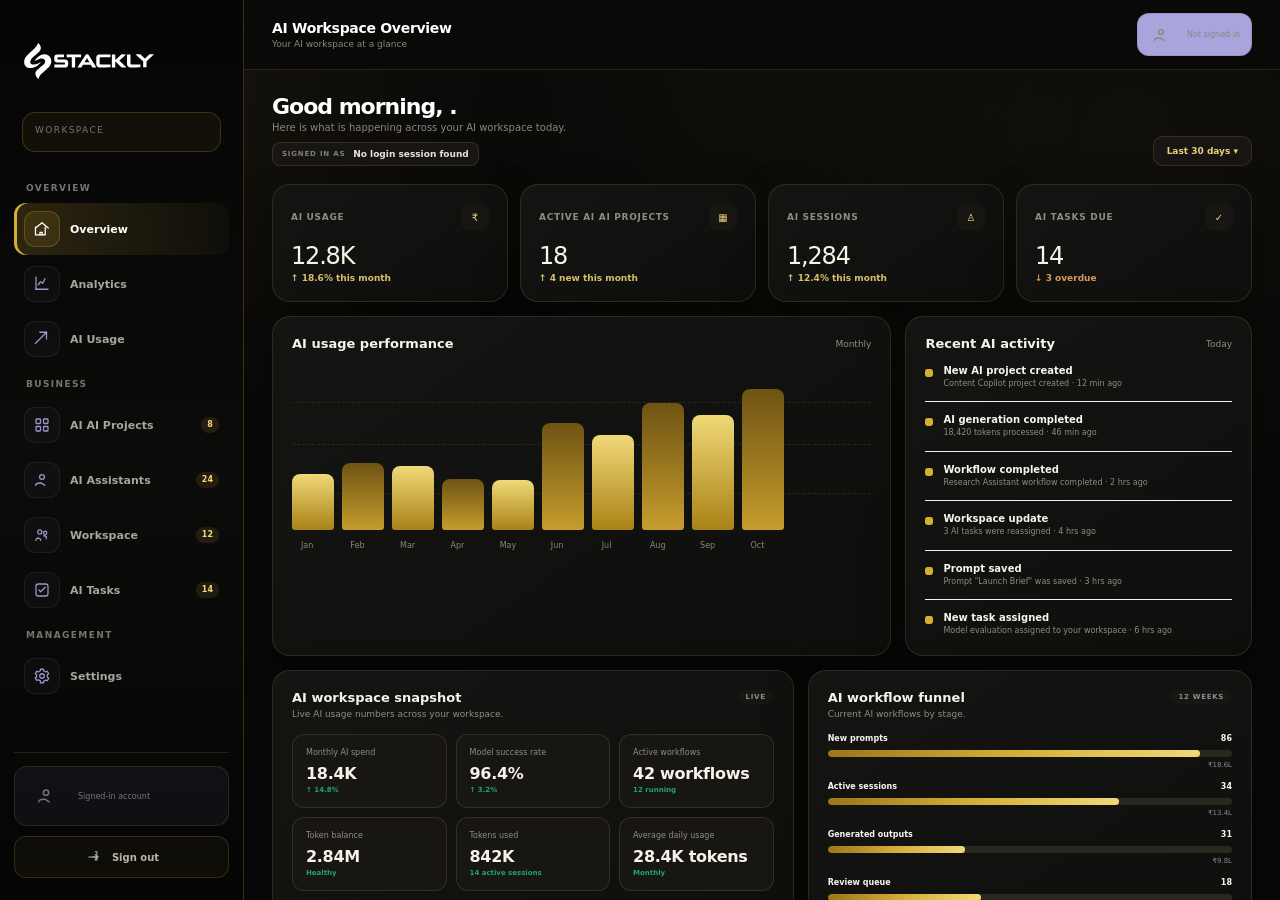
<file: dashboard.html>
<!DOCTYPE html>
<html lang="en">
<head>
<meta charset="UTF-8">
<meta name="viewport" content="width=device-width,initial-scale=1.0">
<title>Stackly  Dashboard</title>
<meta name="description" content="Stackly AI user workspace dashboard for prompts, AI usage, projects and workflows.">

<style>
:root{
  --db-bg:#f4f3f8;
  --db-panel:#fff;
  --db-text:#14181d;
  --db-muted:#7b7e88;
  --db-line:#e7e8ed;
  --db-pink:#ff2f92;
  --db-pink-dark:#d81d77;
  --db-green:#20a66a;
  --db-orange:#e99a18;
  --db-red:#e43867;
  --db-blue:#3671e9;
  --db-sidebar:244px;
  --db-radius:18px;
  --db-shadow:0 12px 33px rgba(20,22,28,.06);
}
*{box-sizing:border-box;margin:0;padding:0}
html,body{height:100%}
body{
  font-family:Inter,ui-sans-serif,system-ui,-apple-system,BlinkMacSystemFont,"Segoe UI",sans-serif;
  background:var(--db-bg);
  color:var(--db-text);
  overflow:hidden;
}
button,input,select{font:inherit}
button{cursor:pointer}
a{text-decoration:none;color:inherit}

.stackly-ai-user-dashboard{
  height:100vh;
  display:flex;
  overflow:hidden;
}

/* SIDEBAR */
.dashboard-sidebar{
  width:var(--db-sidebar);
  flex:0 0 var(--db-sidebar);
  height:100vh;
  padding:22px 14px;
  background:#101114;
  color:#fff;
  display:flex;
  flex-direction:column;
  border-right:1px solid #24182a;
  z-index:30;
}
.dashboard-brand{
  display:flex;
  align-items:center;
  gap:10px;
  padding:3px 10px 24px;
}
.dashboard-brand-mark{
  width:36px;height:36px;
  display:grid;place-items:center;
  border-radius:11px;
  color:#111;
  background:#fff;
  font-weight:930;
}
.dashboard-brand strong{font-size:20px;letter-spacing:-.8px}
.dashboard-role{
  margin:0 8px 18px;
  padding:11px 12px;
  border:1px solid rgba(183,183,183,.09);
  border-radius:13px;
  background:rgba(183,183,183,.043);
}
.dashboard-role small{
  display:block;
  color:#777982;
  font-size:9px;
  text-transform:uppercase;
  letter-spacing:1.4px;
}
.dashboard-role b{
  display:block;
  margin-top:4px;
  font-size:11px;
}
.dashboard-nav{
  flex:1;
  min-height:0;
  overflow-y:auto;
  overflow-x:hidden;
  padding:2px 0 12px;
}
.dashboard-nav::-webkit-scrollbar{width:4px}
.dashboard-nav::-webkit-scrollbar-thumb{background:#33633b;border-radius:99px}
.nav-heading{
  padding:11px 12px 7px;
  color:#62646d;
  font-size:9px;
  font-weight:830;
  letter-spacing:1.4px;
  text-transform:uppercase;
}
.dashboard-nav button{
  width:100%;
  display:flex;
  align-items:center;
  gap:11px;
  padding:11px 12px;
  margin:2px 0;
  border:0;
  border-radius:11px;
  background:transparent;
  color:#9698a0;
  text-align:left;
  font-size:11px;
  font-weight:700;
  transition:.2s ease;
}
.dashboard-nav button:hover{background:rgba(183,183,183,.06);color:#fff}
.dashboard-nav button.active{
  color:#fff;
  background:linear-gradient(90deg,rgba(183,47,146,.18),rgba(183,47,146,.06));
  box-shadow:inset 3px 0 0 var(--db-pink);
}
.nav-icon{
  width:24px;height:24px;
  display:grid;place-items:center;
  border-radius:8px;
  background:rgba(183,183,183,.043);
  font-size:11px;
  flex:0 0 24px;
}
.nav-count{
  margin-left:auto;
  min-width:20px;
  padding:3px 3px;
  border-radius:99px;
  text-align:center;
  color:#ff72b8;
  background:rgba(183,47,146,.10);
  font-size:8px;
}
.sidebar-bottom{
  border-top:1px solid rgba(183,183,183,.08);
  padding-top:13px;
}
.profile-mini{
  display:flex;
  align-items:center;
  gap:9px;
  padding:9px;
  border-radius:12px;
  background:rgba(183,183,183,.04);
}
.profile-avatar{
  width:31px;height:31px;
  display:grid;place-items:center;
  border-radius:10px;
  color:#fff;
  background:linear-gradient(133deg,#ff2f92,#733eff);
  font-size:10px;
  font-weight:830;
}
.profile-mini div{min-width:0}
.profile-mini b{display:block;font-size:10px;white-space:nowrap;overflow:hidden;text-overflow:ellipsis}
.profile-mini span{display:block;margin-top:2px;color:#6e7078;font-size:8px}
.sidebar-signout{
  width:100%;
  margin-top:9px;
  min-height:38px;
  display:flex;
  align-items:center;
  justify-content:center;
  gap:8px;
  border:1px solid rgba(183,183,183,.08);
  border-radius:11px;
  background:rgba(183,183,183,.033);
  color:#9a9ca4;
  font-size:10px;
  font-weight:730;
  transition:.2s ease;
}
.sidebar-signout:hover{
  color:#fff;
  border-color:rgba(183,47,146,.33);
  background:rgba(183,47,146,.10);
}
.sidebar-signout span{font-size:14px}
.dashboard-overlay{
  display:none;
  position:fixed;
  inset:0;
  z-index:18;
  background:rgba(3,6,8,.32);
  backdrop-filter:blur(2px);
}


/* MAIN APP */
.dashboard-main{
  min-width:0;
  flex:1;
  height:100vh;
  display:flex;
  flex-direction:column;
  overflow:hidden;
}
.dashboard-header{
  height:70px;
  flex:0 0 70px;
  display:flex;
  align-items:center;
  justify-content:space-between;
  gap:20px;
  padding:0 28px;
  background:rgba(183,183,183,.9);
  border-bottom:1px solid var(--db-line);
  backdrop-filter:blur(16px);
  z-index:20;
}
.mobile-menu{
  display:none;
  width:36px;height:36px;
  border:1px solid var(--db-line);
  border-radius:10px;
  background:#fff;
}
.header-left{display:flex;align-items:center;gap:14px;min-width:0}
.header-title h1{font-size:14px;letter-spacing:-.3px}
.header-title p{margin-top:3px;color:var(--db-muted);font-size:9px}
.header-right{display:flex;align-items:center;gap:9px}
.header-icon{
  width:33px;height:33px;
  display:grid;place-items:center;
  border:1px solid var(--db-line);
  border-radius:10px;
  background:#fff;
  color:#666972;
  position:relative;
}
.notification-dot{
  position:absolute;
  width:6px;height:6px;
  top:7px;right:7px;
  border-radius:30%;
  background:var(--db-pink);
  box-shadow:0 0 0 2px #fff;
}
.header-user{
  display:flex;align-items:center;gap:8px;
  padding:3px 8px 3px 3px;
  border:1px solid var(--db-line);
  border-radius:11px;
  background:#fff;
}
.header-avatar{
  width:27px;height:27px;
  display:grid;place-items:center;
  border-radius:8px;
  background:#111;
  color:#fff;
  font-size:9px;
  font-weight:800;
}
.header-user b{font-size:9px}
.header-user span{display:block;color:#888b94;font-size:8px;margin-top:1px}

/* SCROLLABLE CONTENT */
.dashboard-scroll{
  flex:1;
  min-height:0;
  overflow-y:auto;
  overflow-x:hidden;
  padding:24px 28px 43px;
  scroll-behavior:smooth;
}
.dashboard-scroll::-webkit-scrollbar{width:8px}
.dashboard-scroll::-webkit-scrollbar-thumb{background:#cfd1d7;border-radius:99px}
.dashboard-section{
  display:none;
  animation:sectionIn .28s ease both;
}
.dashboard-section.active{display:block}
@keyframes sectionIn{
  from{opacity:0;transform:translateY(8px)}
  to{opacity:1;transform:none}
}
.section-heading{
  display:flex;
  justify-content:space-between;
  align-items:flex-end;
  gap:20px;
  margin-bottom:18px;
}
.section-heading h2{font-size:22px;letter-spacing:-1px}
.section-heading p{margin-top:3px;color:var(--db-muted);font-size:10px}
.heading-action{
  padding:9px 13px;
  border:1px solid var(--db-line);
  border-radius:10px;
  background:#fff;
  color:#333861;
  font-size:9px;
  font-weight:800;
}
.logged-in-id{
  display:inline-flex;
  align-items:center;
  gap:8px;
  margin-top:9px;
  padding:6px 9px;
  border:1px solid #ececf1;
  border-radius:8px;
  background:#fafafd;
  max-width:100%;
}
.logged-in-id span{
  color:#a0a2a9;
  font-size:7px;
  font-weight:830;
  letter-spacing:.8px;
}
.logged-in-id strong{
  color:#33333b;
  font-size:9px;
  font-weight:730;
  overflow:hidden;
  text-overflow:ellipsis;
  white-space:nowrap;
}


/* CARDS */
.card{
  background:var(--db-panel);
  border:1px solid var(--db-line);
  border-radius:var(--db-radius);
  box-shadow:var(--db-shadow);
}
.stats-grid{
  display:grid;
  grid-template-columns:repeat(4,1fr);
  gap:12px;
}
.stat-card{padding:18px}
.stat-top{display:flex;align-items:center;justify-content:space-between}
.stat-label{color:var(--db-muted);font-size:9px;font-weight:730;text-transform:uppercase;letter-spacing:.7px}
.stat-icon{
  width:28px;height:28px;
  display:grid;place-items:center;
  border-radius:9px;
  background:#f7f7f9;
  font-size:10px;
}
.stat-value{margin-top:11px;font-size:24px;letter-spacing:-1.2px}
.stat-change{margin-top:3px;font-size:9px;font-weight:730}
.up{color:var(--db-green)}
.down{color:var(--db-red)}

.dashboard-subgrid{
  display:grid;
  grid-template-columns:repeat(3,minmax(0,1fr));
  gap:10px;
  margin-bottom:14px;
}
.mini-panel{
  min-height:132px;
  padding:13px;
  display:flex;
  flex-direction:column;
  overflow:hidden;
}
.mini-panel h3{
  color:#7e8189;
  font-size:8px;
  text-transform:uppercase;
  letter-spacing:.73px;
}
.mini-panel strong{
  margin-top:10px;
  font-size:19px;
  letter-spacing:-.7px;
}
.mini-panel span{
  margin-top:3px;
  color:#92949c;
  font-size:8px;
  line-height:1.43;
}
.mini-panel b{
  margin-top:auto;
  padding-top:9px;
  color:#666971;
  font-size:8px;
}

.extra-dashboard-stack{
  display:grid;
  gap:14px;
  margin-top:14px;
}
.wide-data-card,.data-table-card,.timeline-card,.notice-list{
  padding:19px;
}
.wide-card-head{
  display:flex;
  align-items:flex-start;
  justify-content:space-between;
  gap:14px;
  margin-bottom:16px;
}
.wide-card-head h3{font-size:13px}
.wide-card-head p{margin-top:4px;color:var(--db-muted);font-size:9px;line-height:1.3}
.data-period{
  padding:3px 8px;
  border-radius:99px;
  background:#f6f6f8;
  color:#8b8d93;
  font-size:7px;
  font-weight:830;
  letter-spacing:.7px;
}
.metric-row{
  display:grid;
  grid-template-columns:130px 90px minmax(100px,1fr) 43px;
  align-items:center;
  gap:12px;
  min-height:48px;
  border-top:1px solid #f0f0f3;
}
.metric-row:first-of-type{border-top:0}
.metric-row span{font-size:9px;font-weight:700}
.metric-row b{font-size:9px}
.metric-row small{color:#83878f;font-size:8px;text-align:right}
.metric-bar{
  height:7px;
  border-radius:99px;
  background:#eeeef2;
  overflow:hidden;
}
.metric-bar em{
  display:block;
  height:100%;
  border-radius:99px;
  background:linear-gradient(90deg,#ff2f92,#ff83bd);
}
.timeline-item{
  display:grid;
  grid-template-columns:33px 1fr auto;
  gap:12px;
  align-items:center;
  min-height:48px;
  border-top:1px solid #f0f0f3;
}
.timeline-item:first-of-type{border-top:0}
.timeline-item b{font-size:9px;color:#ff2f92}
.timeline-item span{font-size:9px;font-weight:730}
.timeline-item small{color:#898b93;font-size:8px;text-align:right}
.notice{
  display:grid;
  grid-template-columns:180px 1fr auto;
  gap:12px;
  align-items:center;
  min-height:30px;
  padding:10px 0;
  border-top:1px solid #f0f0f3;
}
.notice:first-of-type{border-top:0}
.notice strong{font-size:9px}
.notice span{color:#83878f;font-size:8px;line-height:1.3}
.notice b{font-size:8px;color:#666971;white-space:nowrap}
.analytics-row{
  display:grid;
  grid-template-columns:143px 110px 130px minmax(120px,1fr);
  align-items:center;
  gap:12px;
  min-height:30px;
  border-top:1px solid #f0f0f3;
}
.analytics-row:first-of-type{border-top:0}
.analytics-row strong{font-size:9px}
.analytics-row span,.analytics-row b{font-size:8px;color:#777a82}
.analytics-row i{
  height:7px;
  border-radius:99px;
  overflow:hidden;
  background:#eeeef2;
}
.analytics-row i em{
  display:block;
  height:100%;
  border-radius:99px;
  background:linear-gradient(90deg,#111216,#ff2f92);
}
.mini-data-table{width:100%;overflow-x:auto}
.mini-row{
  display:grid;
  grid-template-columns:1.3fr 1fr 1fr 1fr;
  min-width:360px;
  min-height:36px;
  align-items:center;
  border-top:1px solid #f0f0f3;
}
.mini-row span{font-size:8px}
.mini-row.header span{
  color:#8b8d93;
  font-size:7px;
  font-weight:830;
  text-transform:uppercase;
  letter-spacing:.7px;
}
.behaviour-grid,.portfolio-grid{
  display:grid;
  grid-template-columns:repeat(3,1fr);
  gap:10px;
}
.behaviour-grid div,.portfolio-grid div{
  padding:13px 12px;
  border:1px solid #ececf0;
  border-radius:12px;
  background:#fafafd;
}
.behaviour-grid b,.portfolio-grid b{
  display:block;
  font-size:14px;
  letter-spacing:-.3px;
}
.behaviour-grid span,.portfolio-grid span{
  display:block;
  margin-top:4px;
  color:#888b93;
  font-size:8px;
}
.age-grid{
  display:grid;
  grid-template-columns:repeat(4,1fr);
  gap:12px;
}
.age-grid div{
  padding:13px;
  border:1px solid #ececf0;
  border-radius:12px;
  background:#fafafd;
}
.age-grid span,.age-grid b{display:block;font-size:9px}
.age-grid b{margin-top:8px;font-size:13px}
.age-grid i{
  display:block;
  height:6px;
  margin-top:10px;
  border-radius:99px;
  background:#eeeef2;
  overflow:hidden;
}
.age-grid i em{
  display:block;
  height:100%;
  background:#ff2f92;
  border-radius:99px;
}
.expense-row{
  display:grid;
  grid-template-columns:1fr 100px 30px;
  min-height:36px;
  align-items:center;
  border-top:1px solid #f0f0f3;
}
.expense-row span{font-size:9px}
.expense-row b{font-size:9px}
.expense-row small{font-size:8px;color:#888b93;text-align:right}

.dashboard-grid{
  display:grid;
  grid-template-columns:1.43fr .8fr;
  gap:14px;
  margin-top:14px;
}
.panel{padding:19px}
.panel-title{
  display:flex;
  justify-content:space-between;
  align-items:center;
  gap:12px;
  margin-bottom:14px;
}
.panel-title h3{font-size:13px}
.panel-title span{color:var(--db-muted);font-size:9px}

.chart{
  height:183px;
  position:relative;
  display:flex;
  align-items:flex-end;
  gap:8px;
  padding:10px 0 18px;
}
.chart-line{
  position:absolute;
  left:0;right:0;
  border-top:1px dashed #ececf0;
}
.chart-line.l1{top:20%}
.chart-line.l2{top:43%}
.chart-line.l3{top:70%}
.bar{
  flex:1;
  min-width:10px;
  max-width:42px;
  height:var(--h);
  border-radius:8px 8px 3px 3px;
  background:linear-gradient(180deg,#ff4da1,#ffb4d7);
  position:relative;
  z-index:1;
}
.bar:nth-child(odd){background:linear-gradient(180deg,#202412,#777981)}
.bar span{
  position:absolute;
  bottom:-20px;
  left:30%;
  transform:translateX(-30%);
  color:#9699a1;
  font-size:8px;
}
.activity-list{display:grid;gap:12px}
.activity{
  display:flex;gap:10px;align-items:flex-start;
  padding-bottom:12px;
  border-bottom:1px solid #f0f0f3;
}
.activity:last-child{border-bottom:0;padding-bottom:0}
.activity-dot{
  width:8px;height:8px;
  flex:0 0 8px;
  margin-top:4px;
  border-radius:30%;
  background:var(--db-pink);
}
.activity b{display:block;font-size:10px}
.activity span{display:block;margin-top:3px;color:var(--db-muted);font-size:8px;line-height:1.3}

/* TABLES */
.table-card{overflow:hidden}
.table-wrap{
  width:100%;
  overflow:auto;
}
.data-table{
  width:100%;
  min-width:630px;
  border-collapse:collapse;
}
.data-table th{
  padding:12px 16px;
  background:#fafafd;
  color:#83878f;
  text-align:left;
  font-size:8px;
  text-transform:uppercase;
  letter-spacing:.8px;
}
.data-table td{
  padding:14px 16px;
  border-top:1px solid #f0f0f3;
  font-size:9px;
}
.data-table td strong{font-size:9px}
.status{
  display:inline-flex;
  padding:3px 8px;
  border-radius:99px;
  font-size:8px;
  font-weight:800;
}
.status.active{color:#188634;background:#eaf8f1}
.status.pending{color:#ae7118;background:#fff3df}
.status.closed{color:#8b4a34;background:#fcecef}
.avatar{
  width:28px;height:28px;
  display:inline-grid;place-items:center;
  margin-right:7px;
  vertical-align:middle;
  border-radius:9px;
  background:#ececf1;
  font-size:8px;
  font-weight:800;
}

/* PROJECT CARDS */
.project-grid{
  display:grid;
  grid-template-columns:repeat(3,1fr);
  gap:12px;
}
.project-card{padding:18px}
.project-top{display:flex;justify-content:space-between;gap:10px}
.project-card h3{font-size:12px}
.project-card p{margin-top:6px;color:var(--db-muted);font-size:9px;line-height:1.3}
.project-progress{margin-top:14px}
.progress-meta{display:flex;justify-content:space-between;color:#878a92;font-size:8px}
.progress-track{height:6px;margin-top:6px;border-radius:99px;background:#eeeef2;overflow:hidden}
.progress-track i{display:block;height:100%;width:var(--progress);border-radius:99px;background:var(--db-pink)}
.project-footer{display:flex;justify-content:space-between;align-items:center;margin-top:13px}
.project-people{display:flex}
.project-people span{
  width:22px;height:22px;
  margin-right:-3px;
  display:grid;place-items:center;
  border:2px solid #fff;
  border-radius:30%;
  background:#dddde3;
  font-size:7px;
}

/* REVENUE / KPI */
.kpi-grid{display:grid;grid-template-columns:repeat(3,1fr);gap:12px}
.kpi-card{padding:18px}
.kpi-card h3{font-size:10px;color:var(--db-muted)}
.kpi-card strong{display:block;margin-top:9px;font-size:18px;letter-spacing:-1px}
.kpi-card small{display:block;margin-top:4px;color:#888b93;font-size:8px}
.goal{
  margin-top:14px;
  padding:18px;
  border-radius:16px;
  background:#111216;
  color:#fff;
}
.goal-head{display:flex;justify-content:space-between;font-size:9px}
.goal p{margin-top:3px;color:#8e9098;font-size:8px}
.goal-track{height:7px;margin-top:13px;background:#2c2d32;border-radius:99px;overflow:hidden}
.goal-track i{display:block;width:74%;height:100%;background:linear-gradient(90deg,#ff2f92,#ff7fbd);border-radius:99px}

/* SETTINGS */
.settings-grid{display:grid;grid-template-columns:1fr 1fr;gap:14px}
.settings-card{padding:20px}
.settings-card h3{font-size:12px}
.settings-card p{margin-top:3px;color:var(--db-muted);font-size:9px;line-height:1.3}
.settings-field{margin-top:13px}
.settings-field label{display:block;margin-bottom:6px;font-size:9px;font-weight:800}
.settings-field input,.settings-field select{
  width:100%;height:42px;
  border:1px solid var(--db-line);
  border-radius:10px;
  background:#fafafd;
  padding:0 11px;
  outline:none;
  font-size:10px;
}
.save-btn{
  margin-top:13px;
  padding:10px 14px;
  border:0;
  border-radius:10px;
  background:#111216;
  color:#fff;
  font-size:9px;
  font-weight:800;
}

/* MOBILE */
@media(max-width:1030px){
  :root{--db-sidebar:244px}
  .stats-grid{grid-template-columns:repeat(2,1fr)}
  .dashboard-grid{grid-template-columns:1fr}
  .project-grid{grid-template-columns:repeat(2,1fr)}
}
@media(max-width:760px){
  body{overflow:hidden}
  .dashboard-sidebar{
    position:fixed;
    left:0;top:0;bottom:0;
    width:min(290px,86vw);
    transform:translateX(-110%);
    transition:transform .28s cubic-bezier(.22,.61,.36,1);
    box-shadow:22px 0 60px rgba(0,0,0,.28);
    z-index:40;
  }
  .dashboard-sidebar.open{transform:translateX(0)}
  .dashboard-sidebar.open + .dashboard-overlay{display:block}
  .dashboard-overlay{
    z-index:33;
  }
  .dashboard-main{width:100%;min-width:0}
  .dashboard-header{
    height:62px;
    flex-basis:62px;
    padding:0 12px;
    position:relative;
    z-index:30;
  }
  .mobile-menu{
    display:grid;
    place-items:center;
    flex:0 0 36px;
    font-size:16px;
    color:#22242a;
  }
  .mobile-menu.is-open{background:#111216;color:#fff}
  .header-left{gap:9px}
  .header-title{min-width:0}
  .header-title h1{
    font-size:14px;
    white-space:nowrap;
    overflow:hidden;
    text-overflow:ellipsis;
  }
  .header-title p{display:none}
  .header-user{
    padding:4px;
    border:0;
    background:transparent;
  }
  .header-user div{display:none}
  .header-icon{display:none}
  .dashboard-scroll{padding:18px 13px 33px}
  .dashboard-subgrid{grid-template-columns:repeat(2,minmax(0,1fr));gap:9px}
  .mini-panel{min-height:118px}
  .stats-grid{grid-template-columns:1fr 1fr;gap:9px}
  .stat-card{padding:14px}
  .stat-value{font-size:20px}
  .project-grid{grid-template-columns:1fr}
  .kpi-grid{grid-template-columns:1fr}
  .settings-grid{grid-template-columns:1fr}
  .section-heading{gap:12px}
  .logged-in-id{max-width:calc(100vw - 30px)}
}
@media(max-width:360px){
  .dashboard-subgrid{grid-template-columns:1fr}
  .stats-grid{grid-template-columns:1fr}
  .section-heading{align-items:flex-start;flex-direction:column}
  .header-icon{display:none}
  .heading-action{width:100%;text-align:center}
  .section-heading h2{font-size:20px}
  .dashboard-scroll{padding-left:11px;padding-right:11px}
  .data-table{min-width:680px}
}

@media(max-width:760px){
  .metric-row{grid-template-columns:1fr 63px;gap:8px;padding:8px 0}
  .metric-row .metric-bar{grid-column:1 / -1}
  .metric-row small{display:none}
  .analytics-row{grid-template-columns:1fr 80px;gap:7px;padding:8px 0}
  .analytics-row i{grid-column:1 / -1}
  .analytics-row b{display:none}
  .notice{grid-template-columns:1fr auto;gap:7px}
  .notice span{grid-column:1 / -1}
  .notice b{grid-column:2;grid-row:1}
  .timeline-item{grid-template-columns:48px 1fr}
  .timeline-item small{grid-column:2;text-align:left}
  .behaviour-grid,.portfolio-grid{grid-template-columns:repeat(2,1fr)}
  .age-grid{grid-template-columns:1fr 1fr}
  .wide-data-card,.data-table-card,.timeline-card,.notice-list{padding:13px}
}
@media(max-width:360px){
  .behaviour-grid,.portfolio-grid,.age-grid{grid-template-columns:1fr}
}


/* ===== EXTENDED OVERVIEW DATA ===== */
.overview-data-grid{display:grid;grid-template-columns:1.08fr .92fr;gap:14px;margin-top:14px}
.overview-three-grid{display:grid;grid-template-columns:repeat(3,1fr);gap:14px;margin-top:14px}
.overview-data-card{padding:19px;min-width:0}
.overview-wide-card{margin-top:14px}
.overview-card-head{display:flex;justify-content:space-between;align-items:flex-start;gap:12px;margin-bottom:13px}
.overview-card-head h3{font-size:13px}
.overview-card-head p{margin-top:4px;color:var(--db-muted);font-size:9px;line-height:1.3}
.overview-card-head>span{padding:3px 8px;border-radius:99px;background:#f6f6f8;color:#8b8d93;font-size:7px;font-weight:830;letter-spacing:.7px;white-space:nowrap}
.overview-kpi-grid{display:grid;grid-template-columns:repeat(3,1fr);gap:9px}
.overview-kpi-grid>div{padding:13px;border:1px solid #ececf0;border-radius:12px;background:#fafafd}
.overview-kpi-grid small{display:block;color:#898b93;font-size:8px}
.overview-kpi-grid strong{display:block;margin-top:7px;font-size:16px;letter-spacing:-.3px}
.overview-kpi-grid em{display:block;margin-top:3px;color:var(--db-green);font-size:7px;font-style:normal;font-weight:800}
.funnel-list>div,.capacity-list>div,.target-list>div{margin-top:13px}
.funnel-list label,.capacity-list label,.target-list label{display:flex;justify-content:space-between;gap:10px;font-size:8px;font-weight:730}
.funnel-list label b,.capacity-list label b,.target-list label b{font-size:8px}
.funnel-list i,.capacity-list i,.target-list i,.resource-list i{display:block;height:7px;margin-top:7px;border-radius:99px;background:#eeeef2;overflow:hidden}
.funnel-list em,.capacity-list em,.target-list em,.resource-list em{display:block;height:100%;border-radius:99px;background:linear-gradient(90deg,#ff2f92,#ff83bd)}
.funnel-list small,.target-list small{display:block;margin-top:4px;color:#888b93;font-size:7px;text-align:right}
.finance-list>div{display:grid;grid-template-columns:1fr auto auto;align-items:center;gap:12px;min-height:39px;border-top:1px solid #f0f0f3}
.finance-list>div:first-child{border-top:0}
.finance-list span{font-size:8px;color:#777a82}
.finance-list strong{font-size:9px}
.finance-list b{font-size:7px;color:#777a82}
.finance-list .positive{color:var(--db-green)}
.finance-list .warning{color:var(--db-orange)}
.delivery-list>div{display:grid;grid-template-columns:1.13fr .8fr 33px;gap:10px;align-items:center;padding:9px 0;border-top:1px solid #f0f0f3}
.delivery-list>div:first-child{border-top:0}
.delivery-list span b{display:block;font-size:8px}
.delivery-list span small{display:block;margin-top:3px;color:#898b93;font-size:7px}
.delivery-list i{height:6px;border-radius:99px;background:#eeeef2;overflow:hidden}
.delivery-list i em{display:block;height:100%;border-radius:99px;background:linear-gradient(90deg,#111216,#ff2f92)}
.delivery-list strong{font-size:7px;color:#777a82;text-align:right}
.overview-schedule>div{display:grid;grid-template-columns:38px 1fr 38px;gap:14px;align-items:center;min-height:32px;border-top:1px solid #f0f0f3}
.overview-schedule>div:first-child{border-top:0}
.overview-schedule time{font-size:8px;font-weight:830;color:#ff2f92}
.overview-schedule b{display:block;font-size:9px}
.overview-schedule span{display:block;margin-top:3px;color:#888b93;font-size:8px}
.overview-schedule em{justify-self:end;padding:3px 7px;border-radius:99px;background:#f6f6f8;color:#777a82;font-size:7px;font-style:normal;font-weight:800}
.client-rank-list>div{display:grid;grid-template-columns:18px 1fr auto;gap:9px;align-items:center;padding:10px 0;border-top:1px solid #f0f0f3}
.client-rank-list>div:first-child{border-top:0}
.client-rank-list>b{font-size:7px;color:#a0a2a9}
.client-rank-list span{font-size:8px;font-weight:730}
.client-rank-list span small{display:block;margin-top:3px;color:#898b93;font-size:7px;font-weight:300}
.client-rank-list strong{font-size:8px}
.capacity-list label{font-size:8px}
.priority-list>div{display:grid;grid-template-columns:9px 1fr auto;gap:9px;align-items:center;padding:9px 0;border-top:1px solid #f0f0f3}
.priority-list>div:first-child{border-top:0}
.priority-list span{font-size:8px;font-weight:730}
.priority-list span small{display:block;margin-top:3px;color:#898b93;font-size:7px;font-weight:300}
.priority-list b{font-size:7px;color:#777a82}
.priority-dot{width:7px;height:7px;border-radius:30%;display:block}
.priority-dot.high{background:#e43867}.priority-dot.medium{background:#e99a18}.priority-dot.low{background:#3671e9}
.overview-activity-table{width:100%;overflow:auto}
.overview-table-row{display:grid;grid-template-columns:2fr .8fr .8fr .8fr .3fr;gap:12px;align-items:center;min-width:630px;min-height:49px;border-top:1px solid #f0f0f3}
.overview-table-row.head{min-height:30px;border-top:0}
.overview-table-row.head span{color:#8b8d93;font-size:7px;font-weight:830;text-transform:uppercase;letter-spacing:.6px}
.overview-table-row>span,.overview-table-row>strong,.overview-table-row>time{font-size:8px}
.overview-table-row>span b{display:block;font-size:8px}
.overview-table-row>span small{display:block;margin-top:3px;color:#898b93;font-size:7px}
.overview-table-row strong{color:var(--db-green);font-size:7px}
.overview-table-row strong.risk{color:var(--db-red)}
.overview-table-row time{color:#898b93}
.health-list>div{display:grid;grid-template-columns:1fr auto auto;gap:10px;align-items:center;min-height:39px;border-top:1px solid #f0f0f3}
.health-list>div:first-child{border-top:0}
.health-list span{font-size:8px;color:#777a82}.health-list strong{font-size:9px}.health-list em{font-size:7px;color:#888b93;font-style:normal}
.resource-list>div{display:grid;grid-template-columns:1fr 34px;gap:8px;align-items:center;margin-top:13px}
.resource-list span{font-size:8px}.resource-list strong{font-size:8px;text-align:right}
.resource-list i{grid-column:1/-1;margin-top:0}
.target-list small{font-size:7px}
@media(max-width:1030px){
 .overview-three-grid{grid-template-columns:1fr 1fr}
 .overview-three-grid>.overview-data-card:last-child{grid-column:1/-1}
}
@media(max-width:760px){
 .overview-data-grid{grid-template-columns:1fr}
 .overview-three-grid{grid-template-columns:1fr}
 .overview-three-grid>.overview-data-card:last-child{grid-column:auto}
 .overview-kpi-grid{grid-template-columns:repeat(2,1fr)}
 .overview-schedule>div{grid-template-columns:48px 1fr 33px;gap:9px}
}
@media(max-width:360px){
 .overview-kpi-grid{grid-template-columns:1fr}
 .overview-data-card{padding:13px}
 .overview-schedule>div{grid-template-columns:1fr auto;gap:6px;padding:9px 0}
 .overview-schedule time{grid-column:1/-1}
 .overview-schedule em{grid-column:2;grid-row:2}
 .delivery-list>div{grid-template-columns:1fr 32px}
 .delivery-list i{grid-column:1}
 .delivery-list strong{grid-column:2;grid-row:1/3}
}
</style>

<style id="stackly-black-gold-palette">
:root{
  --theme-black:#080808;
  --theme-black-2:#111111;
  --theme-black-3:#171717;
  --theme-gold:#D4AF37;
  --theme-gold-light:#F1D77A;
  --theme-gold-dark:#A98216;
  --theme-white:#F8F6EF;
  --theme-muted:#9C9A91;
  --theme-line:rgba(212,175,55,.18);
  --theme-panel:#11110F;
  --theme-panel-2:#151513;
  --theme-shadow:0 18px 45px rgba(0,0,0,.32);
}

/* PAGE */
html,body{
  background:
    radial-gradient(circle at 12% 8%,rgba(212,175,55,.07),transparent 26%),
    radial-gradient(circle at 88% 15%,rgba(212,175,55,.045),transparent 28%),
    var(--theme-black) !important;
  color:var(--theme-white) !important;
}

/* SIDEBAR */
.dashboard-sidebar{
  background:linear-gradient(180deg,#050505 0%,#0B0B0A 52%,#050505 100%) !important;
  color:var(--theme-white) !important;
  border-right:1px solid rgba(212,175,55,.25) !important;
}
.dashboard-brand strong{
  color:var(--theme-white) !important;
}
.dashboard-role{
  background:rgba(212,175,55,.055) !important;
  border-color:rgba(212,175,55,.22) !important;
}
.dashboard-role small,
.nav-heading{
  color:#77756D !important;
}
.dashboard-nav button,
.sidebar-nav button,
.sidebar-link{
  color:#A8A59C !important;
}
.dashboard-nav button:hover,
.sidebar-nav button:hover,
.sidebar-link:hover{
  background:rgba(212,175,55,.07) !important;
  color:#fff !important;
}
.dashboard-nav button.active,
.sidebar-nav button.active,
.sidebar-link.active{
  color:#fff !important;
  background:linear-gradient(90deg,rgba(212,175,55,.18),rgba(212,175,55,.035)) !important;
  box-shadow:inset 3px 0 0 var(--theme-gold) !important;
}
.nav-icon{
  background:rgba(255,255,255,.045) !important;
  color:var(--theme-gold-light) !important;
}
.nav-count{
  color:var(--theme-gold-light) !important;
  background:rgba(212,175,55,.12) !important;
}
.sidebar-bottom{
  border-top-color:rgba(212,175,55,.16) !important;
}
.profile-mini{
  background:rgba(212,175,55,.055) !important;
}
.profile-mini b{
  color:#fff !important;
}
.profile-mini span{
  color:#77756D !important;
}
.profile-avatar,
.header-avatar{
  background:linear-gradient(135deg,var(--theme-gold-dark),var(--theme-gold)) !important;
  color:#050505 !important;
}
.sidebar-signout{
  background:rgba(212,175,55,.045) !important;
  color:#B9B5AA !important;
  border-color:rgba(212,175,55,.2) !important;
}
.sidebar-signout:hover{
  background:rgba(212,175,55,.12) !important;
  border-color:var(--theme-gold) !important;
  color:#fff !important;
}

/* HEADER */
.dashboard-header{
  background:rgba(10,10,9,.94) !important;
  border-bottom:1px solid rgba(212,175,55,.17) !important;
}
.header-title h1{
  color:#fff !important;
}
.header-title p{
  color:#89867D !important;
}
.header-user,
.header-icon,
.mobile-menu{
  background:#121210 !important;
  border-color:rgba(212,175,55,.2) !important;
  color:#fff !important;
}
.header-user b{
  color:#fff !important;
}
.header-user span{
  color:#89867D !important;
}
.notification-dot{
  background:var(--theme-gold) !important;
  box-shadow:0 0 0 2px #121210 !important;
}
.mobile-menu.is-open{
  background:var(--theme-gold) !important;
  color:#050505 !important;
}

/* CONTENT */
.dashboard-scroll{
  background:
    radial-gradient(circle at 50% 0%,rgba(212,175,55,.035),transparent 34%),
    transparent !important;
}
.dashboard-scroll::-webkit-scrollbar-thumb{
  background:#4C452F !important;
}
.section-heading h2,
.section-heading p,
.logged-in-id strong{
  color:#fff !important;
}
.section-heading p{
  color:#89867D !important;
}
.logged-in-id{
  background:#11110F !important;
  border-color:rgba(212,175,55,.18) !important;
}
.logged-in-id span{
  color:#827F75 !important;
}
.logged-in-id strong{
  color:#E8E4D9 !important;
}

/* CARDS */
.card,
.dashboard-card,
.data-card,
.wide-data-card,
.data-table-card,
.timeline-card,
.mini-panel,
.stat-card,
.metric-card,
.chart-card,
.table-card,
.settings-card,
.overview-card,
.panel,
.project-card,
.kpi-card{
  background:linear-gradient(145deg,#141412,#0E0E0D) !important;
  border-color:rgba(212,175,55,.16) !important;
  box-shadow:var(--theme-shadow) !important;
  color:#F8F6EF !important;
}
.card:hover,
.dashboard-card:hover,
.data-card:hover,
.wide-data-card:hover,
.mini-panel:hover,
.stat-card:hover,
.metric-card:hover,
.project-card:hover,
.kpi-card:hover{
  border-color:rgba(212,175,55,.38) !important;
}

/* TEXT */
.stat-label,
.mini-panel h3,
.kpi-card h3,
.wide-card-head p,
.panel-title span,
.metric-row small,
.analytics-row span,
.analytics-row b,
.mini-panel span,
.kpi-card small,
.project-card p,
.progress-meta,
.activity span,
.timeline-item small,
.notice span,
.expense-row small,
.overview-card-head p,
.overview-kpi-grid small,
.finance-list span,
.finance-list b,
.delivery-list span small,
.delivery-list strong,
.overview-schedule span,
.client-rank-list span small,
.priority-list span small,
.health-list span,
.health-list em,
.resource-list span,
.target-list small{
  color:#8F8C82 !important;
}

.stat-value,
.mini-panel strong,
.kpi-card strong,
.project-card h3,
.wide-card-head h3,
.panel-title h3,
.metric-row b,
.analytics-row strong,
.timeline-item span,
.notice strong,
.overview-card-head h3,
.overview-kpi-grid strong,
.finance-list strong,
.overview-schedule b,
.client-rank-list span,
.health-list strong,
.resource-list strong{
  color:#F7F3E8 !important;
}

.stat-value,
.mini-panel strong,
.kpi-card strong{
  text-shadow:0 0 22px rgba(212,175,55,.08);
}

/* GOLD ACCENTS */
.stat-icon,
.data-period,
.heading-action,
.overview-card-head>span,
.logged-in-id,
.behaviour-grid div,
.portfolio-grid div,
.age-grid div,
.overview-kpi-grid>div{
  background:#171612 !important;
  border-color:rgba(212,175,55,.17) !important;
}
.stat-icon{
  color:var(--theme-gold-light) !important;
}
.stat-change.up,
.up,
.finance-list .positive{
  color:#D8C16A !important;
}
.stat-change.down,
.down,
.finance-list .warning{
  color:#D89A5A !important;
}
.heading-action{
  color:#E7D17B !important;
}
.heading-action:hover{
  background:rgba(212,175,55,.12) !important;
  border-color:rgba(212,175,55,.45) !important;
}

/* PROGRESS / METRICS */
.progress,
.metric-track,
.bar-track,
.progress-track,
.metric-bar,
.funnel-list i,
.capacity-list i,
.target-list i,
.resource-list i,
.analytics-row i,
.age-grid i,
.delivery-list i{
  background:#29271F !important;
}
.progress > span,
.metric-bar > span,
.bar-fill,
.progress-track i,
.funnel-list em,
.capacity-list em,
.target-list em,
.resource-list em,
.age-grid i em{
  background:linear-gradient(90deg,#9C7618,#D4AF37,#F0D978) !important;
}
.metric-bar em{
  background:linear-gradient(90deg,#9C7618,#D4AF37) !important;
}
.analytics-row i em{
  background:linear-gradient(90deg,#8F6D18,#D4AF37) !important;
}
.delivery-list i em{
  background:linear-gradient(90deg,#6E5313,#D4AF37) !important;
}

/* CHART */
.chart-line{
  border-color:rgba(212,175,55,.14) !important;
}
.bar{
  background:linear-gradient(180deg,#F0D978,#A98216) !important;
}
.bar:nth-child(odd){
  background:linear-gradient(180deg,#6E5313,#C69D2D) !important;
}
.bar span{
  color:#89867D !important;
}

/* TABLES */
.table-card,
.data-table-card{
  overflow:hidden;
}
.data-table th,
.mini-row.header span,
.overview-table-row.head span{
  background:#171612 !important;
  color:#CDB65F !important;
}
.data-table td,
.mini-row,
.metric-row,
.analytics-row,
.timeline-item,
.notice,
.expense-row,
.overview-table-row,
.health-list>div,
.finance-list>div,
.delivery-list>div,
.overview-schedule>div,
.client-rank-list>div,
.priority-list>div{
  border-color:rgba(212,175,55,.11) !important;
}
.data-table td,
.mini-row span,
.overview-table-row>span,
.overview-table-row>strong,
.overview-table-row>time{
  color:#E4E0D6 !important;
}
.avatar{
  background:#29271F !important;
  color:#D4AF37 !important;
  border-color:#111 !important;
}
.status.active{
  color:#DCC66F !important;
  background:rgba(212,175,55,.12) !important;
}
.status.pending{
  color:#D5A74C !important;
  background:rgba(213,167,76,.11) !important;
}
.status.closed{
  color:#D28A70 !important;
  background:rgba(210,138,112,.10) !important;
}

/* SETTINGS */
.settings-card p{
  color:#8F8C82 !important;
}
.settings-field label{
  color:#E8E3D7 !important;
}
.settings-field input,
.settings-field select,
input,
select,
textarea,
.form-control{
  background:#0D0D0C !important;
  color:#F4F0E6 !important;
  border-color:rgba(212,175,55,.2) !important;
}
.settings-field input:focus,
.settings-field select:focus,
input:focus,
select:focus,
textarea:focus,
.form-control:focus{
  border-color:var(--theme-gold) !important;
  box-shadow:0 0 0 3px rgba(212,175,55,.11) !important;
}
.save-btn,
.primary-btn,
.dashboard-btn,
.btn-primary{
  background:linear-gradient(135deg,#D4AF37,#8F6D18) !important;
  color:#050505 !important;
  border-color:#D4AF37 !important;
  box-shadow:0 8px 24px rgba(212,175,55,.13) !important;
}
.save-btn:hover,
.primary-btn:hover,
.dashboard-btn:hover,
.btn-primary:hover{
  background:linear-gradient(135deg,#F0D978,#B99020) !important;
}

/* GOAL */
.goal{
  background:linear-gradient(135deg,#070706,#17150F) !important;
  border:1px solid rgba(212,175,55,.18) !important;
}
.goal-track{
  background:#2B281D !important;
}
.goal-track i{
  background:linear-gradient(90deg,#9C7618,#D4AF37,#F0D978) !important;
}

/* ACTIVITY */
.activity-dot,
.timeline-dot{
  background:var(--theme-gold) !important;
}
.timeline-item b,
.overview-schedule time{
  color:#D4AF37 !important;
}

/* OVERLAY */
.dashboard-overlay{
  background:rgba(0,0,0,.72) !important;
}

/* DATA VISIBILITY FIX */
.dashboard-scroll{
  display:block !important;
  visibility:visible !important;
  opacity:1 !important;
}
.dashboard-section{
  width:100% !important;
  position:relative !important;
}
.dashboard-section.active{
  display:block !important;
  visibility:visible !important;
  opacity:1 !important;
}
.dashboard-section.active .card,
.dashboard-section.active .panel,
.dashboard-section.active .stat-card,
.dashboard-section.active .mini-panel,
.dashboard-section.active .wide-data-card,
.dashboard-section.active .data-table-card,
.dashboard-section.active .timeline-card,
.dashboard-section.active .table-card,
.dashboard-section.active .project-card,
.dashboard-section.active .kpi-card,
.dashboard-section.active .settings-card{
  visibility:visible !important;
  opacity:1 !important;
}

/* MOBILE */
@media(max-width:760px){
  .dashboard-header{
    background:rgba(8,8,8,.97) !important;
  }
  .dashboard-scroll{
    padding-top:18px;
  }
}
</style>


<style id="stackly-about-logo-treatment">
  .dashboard-brand{
    display:flex;
    align-items:center;
    gap:10px;
    padding:3px 10px 24px;
  }
  .dashboard-brand-mark.stackly-dashboard-logo{
    width:36px !important;
    height:36px !important;
    flex:0 0 36px !important;
    display:block !important;
    object-fit:contain !important;
    object-position:center !important;
    border-radius:0 !important;
    background:transparent !important;
    color:inherit !important;
    filter:
      brightness(0)
      saturate(100%)
      invert(14%)
      sepia(78%)
      saturate(1844%)
      hue-rotate(340deg)
      brightness(83%)
      contrast(99%);
  }
  .dashboard-brand strong{
    color:#fff !important;
    font-family:Fraunces, Georgia, serif !important;
    font-weight:600 !important;
    letter-spacing:-.03em !important;
  }
  @media(max-width:760px){
    .dashboard-brand-mark.stackly-dashboard-logo{
      width:36px !important;
      height:36px !important;
      flex-basis:36px !important;
    }
  }
</style>


<style id="stackly-sidebar-alignment-fix">
/* Sidebar alignment only — preserve the existing logo asset/design */
.dashboard-sidebar{
  padding-left:14px !important;
  padding-right:14px !important;
}

.dashboard-brand{
  width:100% !important;
  min-height:38px !important;
  padding:3px 10px 20px !important;
  gap:12px !important;
  align-items:center !important;
}

.dashboard-brand-mark.stackly-dashboard-logo{
  width:48px !important;
  height:48px !important;
  flex:0 0 48px !important;
  margin:0 !important;
  object-fit:contain !important;
  object-position:center !important;
}

.dashboard-brand strong{
  line-height:1.1 !important;
  margin:0 !important;
}

.dashboard-role{
  width:calc(100% - 16px) !important;
  margin:0 8px 18px !important;
  padding:12px 12px !important;
}

.dashboard-nav{
  width:100% !important;
}

.dashboard-nav button{
  width:100% !important;
  min-height:44px !important;
  padding:10px 12px !important;
  margin:2px 0 !important;
  align-items:center !important;
  white-space:nowrap !important;
}

.nav-icon{
  width:28px !important;
  height:28px !important;
  flex:0 0 28px !important;
  margin:0 !important;
}

.sidebar-bottom{
  width:100% !important;
  padding-top:13px !important;
}

.profile-mini{
  width:100% !important;
  min-height:30px !important;
  padding:9px !important;
  gap:10px !important;
  align-items:center !important;
}

.profile-avatar{
  width:36px !important;
  height:36px !important;
  flex:0 0 36px !important;
  margin:0 !important;
}

.profile-mini div{
  min-width:0 !important;
  flex:1 1 auto !important;
}

.sidebar-signout{
  width:100% !important;
  min-height:40px !important;
  margin-top:9px !important;
}

/* Keep mobile sidebar internally aligned too */
@media(max-width:760px){
  .dashboard-brand{
    padding-left:10px !important;
    padding-right:10px !important;
  }
  .dashboard-brand-mark.stackly-dashboard-logo{
    width:48px !important;
    height:48px !important;
    flex-basis:48px !important;
  }
}
</style>


<style id="stackly-logo-theme-size">
.dashboard-brand{
  align-items:center !important;
  gap:12px !important;
  min-height:64px !important;
}

.dashboard-brand-link{
  width:38px !important;
  height:38px !important;
  flex:0 0 38px !important;
  display:flex !important;
  align-items:center !important;
  justify-content:center !important;
  border-radius:14px !important;
  background:rgba(183,180,240,.08) !important;
  border:1px solid rgba(201,162,39,.28) !important;
  box-shadow:0 8px 22px rgba(0,0,0,.16) !important;
}

.dashboard-brand-mark.stackly-dashboard-logo{
  width:32px !important;
  height:32px !important;
  flex:0 0 32px !important;
  margin:0 !important;
  object-fit:contain !important;
  object-position:center !important;
}

.dashboard-brand-link:hover{
  border-color:var(--gold) !important;
  background:rgba(201,162,39,.12) !important;
  transform:translateY(-1px);
}

@media(max-width:760px){
  .dashboard-brand-link{
    width:36px !important;
    height:36px !important;
    flex-basis:36px !important;
  }
  .dashboard-brand-mark.stackly-dashboard-logo{
    width:30px !important;
    height:30px !important;
    flex-basis:30px !important;
  }
}
</style>


<script id="stackly-404-routing">
document.addEventListener('click', function(event) {
  const target = event.target.closest(
    '[data-404-link="true"], .dashboard-section button'
  );
  if (!target) return;
  event.preventDefault();
  event.stopPropagation();
  window.location.href = '404.html';
});

document.addEventListener('DOMContentLoaded', function() {
  const logo = document.querySelector('.dashboard-brand-link');
  if (logo) {
    logo.addEventListener('click', function(event) {
      event.preventDefault();

      const overviewButton = document.querySelector(
        '.dashboard-nav button[data-section="overview"]'
      );

      if (overviewButton) {
        overviewButton.click();
      } else {
        window.location.hash = 'overview';
      }

      const scrollArea = document.getElementById('dashboardScroll');
      if (scrollArea) scrollArea.scrollTo({ top: 0, behavior: 'smooth' });
    });
  }
});
</script>


<style id="stackly-header-sidebar-polish">
/* Clean Stackly branding */
.dashboard-brand{
  padding:6px 10px 22px !important;
  gap:12px !important;
  align-items:center !important;
}

.dashboard-brand-link{
  width:64px !important;
  height:32px !important;
  flex:0 0 64px !important;
  display:flex !important;
  align-items:center !important;
  justify-content:flex-start !important;
  border:0 !important;
  border-radius:0 !important;
  background:transparent !important;
  box-shadow:none !important;
  transform:none !important;
}

.dashboard-brand-link:hover{
  background:transparent !important;
  border:0 !important;
  box-shadow:none !important;
  transform:none !important;
}

.dashboard-brand-mark.stackly-dashboard-logo{
  width:60px !important;
  height:48px !important;
  flex:0 0 60px !important;
  object-fit:contain !important;
  object-position:left center !important;
  margin:0 !important;
  filter:brightness(0) invert(1) !important;
}

.dashboard-brand strong{
  color:var(--ivory) !important;
  font-size:20px !important;
  line-height:1.1 !important;
}

/* Human/user icon in sidebar */
.profile-avatar{
  width:38px !important;
  height:38px !important;
  flex:0 0 38px !important;
  display:grid !important;
  place-items:center !important;
  border-radius:11px !important;
  font-size:20px !important;
  line-height:1 !important;
  background:linear-gradient(133deg,var(--cherry),var(--gold)) !important;
  color:var(--ivory) !important;
}

/* Human/user icon in header */
.header-avatar{
  width:32px !important;
  height:32px !important;
  flex:0 0 32px !important;
  display:grid !important;
  place-items:center !important;
  border-radius:9px !important;
  font-size:14px !important;
  line-height:1 !important;
  background:linear-gradient(133deg,var(--cherry),var(--gold)) !important;
  color:var(--ivory) !important;
}

/* Header account area stays clean after removing unwanted action buttons */
.header-right{
  gap:0 !important;
}

.header-user{
  padding:3px 10px 3px 3px !important;
  gap:9px !important;
  border-color:rgba(136,21,33,.14) !important;
  background:rgba(183,180,240,.92) !important;
}

@media(max-width:760px){
  .dashboard-brand{
    padding:3px 10px 20px !important;
  }
  .dashboard-brand-link{
    width:38px !important;
    height:48px !important;
    flex-basis:38px !important;
  }
  .dashboard-brand-mark.stackly-dashboard-logo{
    width:34px !important;
    height:44px !important;
    flex-basis:34px !important;
  }
  .header-right{
    gap:0 !important;
  }
}
</style>


<style id="stackly-supplier-visual-polish">
/* =========================================================
   SUPPLIER DASHBOARD — SIDEBAR / PROFILE POLISH ONLY
   Existing structure, colors, content and behavior preserved.
   ========================================================= */

/* Larger, cleaner Stackly wordmark */
.dashboard-brand{
  width:100% !important;
  min-height:78px !important;
  padding:8px 10px 20px !important;
  gap:0 !important;
  align-items:center !important;
}
.dashboard-brand-link{
  width:100% !important;
  height:62px !important;
  flex:1 1 auto !important;
  display:flex !important;
  align-items:center !important;
  justify-content:flex-start !important;
  overflow:hidden !important;
}
.dashboard-brand-mark.stackly-dashboard-logo{
  width:130px !important;
  height:38px !important;
  max-width:100% !important;
  flex:0 1 auto !important;
  object-fit:contain !important;
  object-position:left center !important;
  margin:0 !important;
}

/* Consistent modern outline icon system */
.dashboard-nav button{
  min-height:46px !important;
  padding:8px 10px !important;
  margin:3px 0 !important;
  gap:10px !important;
  border-radius:12px !important;
}
.nav-icon{
  width:36px !important;
  height:36px !important;
  flex:0 0 36px !important;
  display:grid !important;
  place-items:center !important;
  border:1px solid rgba(183,180,240,.08) !important;
  border-radius:11px !important;
  background:rgba(183,180,240,.033) !important;
  color:rgba(183,180,240,.82) !important;
  font-size:0 !important;
}
.nav-icon svg{
  width:18px !important;
  height:18px !important;
  display:block !important;
  fill:none !important;
  stroke:currentColor !important;
  stroke-width:1.7 !important;
  stroke-linecap:round !important;
  stroke-linejoin:round !important;
}
.dashboard-nav button:hover .nav-icon,
.dashboard-nav button.active .nav-icon{
  color:var(--ivory) !important;
  border-color:rgba(201,162,39,.28) !important;
  background:rgba(201,162,39,.12) !important;
}
.nav-count{
  margin-left:auto !important;
  min-width:18px !important;
  padding:4px 6px !important;
  line-height:1 !important;
  flex:0 0 auto !important;
}

/* Bottom supplier profile */
.sidebar-bottom{
  padding-top:13px !important;
}
.profile-mini{
  min-height:38px !important;
  padding:8px 10px !important;
  gap:11px !important;
  border:1px solid rgba(201,162,39,.16) !important;
  border-radius:13px !important;
  background:rgba(183,180,240,.06) !important;
}
.profile-avatar{
  width:42px !important;
  height:42px !important;
  flex:0 0 42px !important;
  border-radius:12px !important;
  display:grid !important;
  place-items:center !important;
  font-size:0 !important;
}
.profile-avatar svg{
  width:20px !important;
  height:20px !important;
  display:block !important;
  fill:none !important;
  stroke:currentColor !important;
  stroke-width:1.8 !important;
  stroke-linecap:round !important;
  stroke-linejoin:round !important;
}
.profile-mini b{
  font-size:10px !important;
  line-height:1.2 !important;
}
.profile-mini span{
  font-size:8px !important;
  line-height:1.18 !important;
}

/* Sign out */
.sidebar-signout{
  min-height:42px !important;
  margin-top:10px !important;
  gap:8px !important;
  border-radius:12px !important;
  justify-content:center !important;
}
.sidebar-signout .signout-icon{
  width:20px !important;
  height:20px !important;
  display:grid !important;
  place-items:center !important;
  font-size:0 !important;
}
.sidebar-signout .signout-icon svg{
  width:14px !important;
  height:14px !important;
  display:block !important;
  fill:none !important;
  stroke:currentColor !important;
  stroke-width:1.8 !important;
  stroke-linecap:round !important;
  stroke-linejoin:round !important;
}

/* Header supplier profile */
.header-user{
  min-height:42px !important;
  padding:3px 11px 3px 6px !important;
  gap:9px !important;
  border-radius:12px !important;
}
.header-avatar{
  width:34px !important;
  height:34px !important;
  flex:0 0 34px !important;
  border-radius:10px !important;
  font-size:0 !important;
}
.header-avatar svg{
  width:18px !important;
  height:18px !important;
  display:block !important;
  fill:none !important;
  stroke:currentColor !important;
  stroke-width:1.8 !important;
  stroke-linecap:round !important;
  stroke-linejoin:round !important;
}
.header-user b{font-size:9px !important;line-height:1.2 !important}
.header-user span{font-size:8px !important;line-height:1.2 !important}

/* Only explicitly marked unavailable elements go to the existing 404 page. */
[data-404-link="true"]{cursor:pointer !important}

/* Responsive: preserve the mobile sidebar behavior and keep the logo visible. */
@media(max-width:760px){
  .dashboard-brand{
    min-height:76px !important;
    padding:7px 10px 18px !important;
  }
  .dashboard-brand-link{
    height:38px !important;
  }
  .dashboard-brand-mark.stackly-dashboard-logo{
    width:143px !important;
    height:34px !important;
  }
  .dashboard-nav button{
    min-height:46px !important;
  }
  .nav-icon{
    width:36px !important;
    height:36px !important;
    flex-basis:36px !important;
  }
  .profile-mini{
    min-height:36px !important;
  }
  .profile-avatar{
    width:42px !important;
    height:42px !important;
    flex-basis:42px !important;
  }
  .header-avatar{
    width:34px !important;
    height:34px !important;
    flex-basis:34px !important;
  }
}
</style>

</head>

<body>
<div class="stackly-ai-user-dashboard">

<aside class="dashboard-sidebar" id="dashboardSidebar">
  <div class="dashboard-brand">
    <a href="#overview" class="dashboard-brand-link" aria-label="Stackly Dashboard Overview"><img class="dashboard-brand-mark stackly-dashboard-logo" src="svg/logo.svg" alt="Stackly"></a>
  </div>

  <div class="dashboard-role">
    <small>Workspace</small>
    <b></b>
  </div>

  <nav class="dashboard-nav" id="dashboardNav">
    <div class="nav-heading">Overview</div>
    <button class="active" data-section="overview"><span class="nav-icon"><svg viewBox="0 0 24 24" aria-hidden="true"><path d="M3.3 10.8 12 3.7l8.3 7.1"/><path d="M3.3 9.6v10.2h13V9.6"/><path d="M9.3 19.8v-3.3h3v3.3"/></svg></span>Overview</button>
    <button data-section="analytics"><span class="nav-icon"><svg viewBox="0 0 24 24" aria-hidden="true"><path d="M4 19V3"/><path d="M4 19h16"/><path d="m7 13 3-4 3 2 3-6"/></svg></span>Analytics</button>
    <button data-section="revenue"><span class="nav-icon"><svg viewBox="0 0 24 24" aria-hidden="true"><path d="M3 18 18 3"/><path d="M9 3h9v9"/></svg></span>AI Usage</button>

    <div class="nav-heading">Business</div>
    <button data-section="projects"><span class="nav-icon"><svg viewBox="0 0 24 24" aria-hidden="true"><rect x="4" y="4" width="6" height="6" rx="1"/><rect x="14" y="4" width="6" height="6" rx="1"/><rect x="4" y="14" width="6" height="6" rx="1"/><rect x="14" y="14" width="6" height="6" rx="1"/></svg></span>AI AI Projects<span class="nav-count">8</span></button>
    <button data-section="clients"><span class="nav-icon"><svg viewBox="0 0 24 24" aria-hidden="true"><circle cx="12" cy="8" r="3.2"/><path d="M3.3 19c.8-3.2 3.1-3 6.3-3s3.7 1.8 6.3 3"/></svg></span>AI Assistants<span class="nav-count">24</span></button>
    <button data-section="team"><span class="nav-icon"><svg viewBox="0 0 24 24" aria-hidden="true"><circle cx="9" cy="8" r="2.8"/><circle cx="16.3" cy="9" r="2.2"/><path d="M3.8 19c.7-3.3 2.6-3 3.2-3s4.3 1.7 3.2 3"/><path d="M14.3 13c2.8.1 4.7 1.4 3.2 4"/></svg></span>Workspace<span class="nav-count">12</span></button>
    <button data-section="tasks"><span class="nav-icon"><svg viewBox="0 0 24 24" aria-hidden="true"><rect x="4" y="4" width="16" height="16" rx="3"/><path d="m8 12 2.3 2.3L16.3 8.3"/></svg></span>AI Tasks<span class="nav-count">14</span></button>

    <div class="nav-heading">Management</div>
    <button data-section="settings"><span class="nav-icon"><svg viewBox="0 0 24 24" aria-hidden="true"><circle cx="12" cy="12" r="3"/><path d="M19 13.3a7.7 7.7 0 0 0 0-3l2-1.2-2-3.4-2.2.9a7.7 7.7 0 0 0-2.6-1.3L14 3h-4l-.3 2.3a7.7 7.7 0 0 0-2.6 1.3l-2.2-.9-2 3.4 2 1.2a7.7 7.7 0 0 0 0 3l-2 1.2 2 3.4 2.2-.9a7.7 7.7 0 0 0 2.6 1.3L10 21h4l.3-2.3a7.7 7.7 0 0 0 2.6-1.3l2.2.9 2-3.4z"/></svg></span>Settings</button>
  </nav>

  <div class="sidebar-bottom">
    <div class="profile-mini">
      <span class="profile-avatar" id="sidebarAvatar" aria-hidden="true"><svg viewBox="0 0 24 24" aria-hidden="true"><circle cx="12" cy="8" r="3.2"/><path d="M3.3 19c.8-3.2 3.1-3 6.3-3s3.7 1.8 6.3 3"/></svg></span>
      <div>
        <b id="sidebarName"><!-- login email --></b>
        <span id="sidebarCode workflows">Signed-in account</span>
      </div>
    </div>
    <button class="sidebar-signout" id="signOutButton" type="button">
      <span class="signout-icon" aria-hidden="true"><svg viewBox="0 0 24 24"><path d="M14 3h3v14h-3"/><path d="M10 12h9"/><path d="m14 8 4 4-4 4"/><path d="M19 12H3"/></svg></span> Sign out
    </button>
  </div>
</aside>

<div class="dashboard-overlay" id="dashboardOverlay"></div>

<main class="dashboard-main">

<header class="dashboard-header">
  <div class="header-left">
    <button class="mobile-menu" id="mobileMenu" aria-label="Open menu">☰</button>
    <div class="header-title">
      <h1 id="headerTitle">AI Workspace Overview</h1>
      <p id="headerSubtitle">Your AI workspace at a glance</p>
    </div>
  </div>

  <div class="header-right">
    <div class="header-user">
      <span class="header-avatar" id="headerAvatar" aria-hidden="true"><svg viewBox="0 0 24 24" aria-hidden="true"><circle cx="12" cy="8" r="3.2"/><path d="M3.3 19c.8-3.2 3.1-3 6.3-3s3.7 1.8 6.3 3"/></svg></span>
      <div>
        <b id="headerName"><!-- login email --></b>
        <span id="headerCode workflows"></span>
      </div>
    </div>
  </div>
</header>

<div class="dashboard-scroll" id="dashboardScroll">

<!-- OVERVIEW -->
<section class="dashboard-section active" data-page="overview">
  <div class="section-heading">
    <div>
      <h2>Good morning, <span id="welcomeName"></span>.</h2>
      <p>Here is what is happening across your AI workspace today.</p>
      <div class="logged-in-id"><span>SIGNED IN AS</span><strong id="overviewCode workflows">Signed-in account</strong></div>
    </div>
    <button class="heading-action">Last 30 days ▾</button>
  </div>

  <div class="stats-grid">
    <div class="card stat-card">
      <div class="stat-top"><span class="stat-label">AI Usage</span><span class="stat-icon">₹</span></div>
      <div class="stat-value">12.8K</div>
      <div class="stat-change up">↑ 18.6% this month</div>
    </div>
    <div class="card stat-card">
      <div class="stat-top"><span class="stat-label">Active AI AI Projects</span><span class="stat-icon">▦</span></div>
      <div class="stat-value">18</div>
      <div class="stat-change up">↑ 4 new this month</div>
    </div>
    <div class="card stat-card">
      <div class="stat-top"><span class="stat-label">AI Sessions</span><span class="stat-icon">♙</span></div>
      <div class="stat-value">1,284</div>
      <div class="stat-change up">↑ 12.4% this month</div>
    </div>
    <div class="card stat-card">
      <div class="stat-top"><span class="stat-label">AI Tasks Due</span><span class="stat-icon">✓</span></div>
      <div class="stat-value">14</div>
      <div class="stat-change down">↓ 3 overdue</div>
    </div>
  </div>

  <div class="dashboard-grid">
    <div class="card panel">
      <div class="panel-title"><h3>AI usage performance</h3><span>Monthly</span></div>
      <div class="chart">
        <i class="chart-line l1"></i><i class="chart-line l2"></i><i class="chart-line l3"></i>
        <div class="bar" style="--h:36%"><span>Jan</span></div>
        <div class="bar" style="--h:43%"><span>Feb</span></div>
        <div class="bar" style="--h:41%"><span>Mar</span></div>
        <div class="bar" style="--h:33%"><span>Apr</span></div>
        <div class="bar" style="--h:32%"><span>May</span></div>
        <div class="bar" style="--h:69%"><span>Jun</span></div>
        <div class="bar" style="--h:61%"><span>Jul</span></div>
        <div class="bar" style="--h:82%"><span>Aug</span></div>
        <div class="bar" style="--h:74%"><span>Sep</span></div>
        <div class="bar" style="--h:91%"><span>Oct</span></div>
      </div>
    </div>

    <div class="card panel">
      <div class="panel-title"><h3>Recent AI activity</h3><span>Today</span></div>
      <div class="activity-list">
        <div class="activity"><i class="activity-dot"></i><div><b>New AI project created</b><span>Content Copilot project created · 12 min ago</span></div></div>
        <div class="activity"><i class="activity-dot"></i><div><b>AI generation completed</b><span>18,420 tokens processed · 46 min ago</span></div></div>
        <div class="activity"><i class="activity-dot"></i><div><b>Workflow completed</b><span>Research Assistant workflow completed · 2 hrs ago</span></div></div>
        <div class="activity"><i class="activity-dot"></i><div><b>Workspace update</b><span>3 AI tasks were reassigned · 4 hrs ago</span></div></div>
        <div class="activity"><i class="activity-dot"></i><div><b>Prompt saved</b><span>Prompt "Launch Brief" was saved · 3 hrs ago</span></div></div>
        <div class="activity"><i class="activity-dot"></i><div><b>New task assigned</b><span>Model evaluation assigned to your workspace · 6 hrs ago</span></div></div>
      </div>
    </div>
  </div>

  <div class="overview-data-grid">
    <div class="card overview-data-card">
      <div class="overview-card-head"><div><h3>AI workspace snapshot</h3><p>Live AI usage numbers across your workspace.</p></div><span>LIVE</span></div>
      <div class="overview-kpi-grid">
        <div><small>Monthly AI spend</small><strong>18.4K</strong><em>↑ 14.8%</em></div>
        <div><small>Model success rate</small><strong>96.4%</strong><em>↑ 3.2%</em></div>
        <div><small>Active workflows</small><strong>42 workflows</strong><em>12 running</em></div>
        <div><small>Token balance</small><strong>2.84M</strong><em>Healthy</em></div>
        <div><small>Tokens used</small><strong>842K</strong><em>14 active sessions</em></div>
        <div><small>Average daily usage</small><strong>28.4K tokens</strong><em>Monthly</em></div>
      </div>
    </div>

    <div class="card overview-data-card">
      <div class="overview-card-head"><div><h3>AI workflow funnel</h3><p>Current AI workflows by stage.</p></div><span>12 WEEKS</span></div>
      <div class="funnel-list">
        <div><label>New prompts <b>86</b></label><i><em style="width:92%"></em></i><small>₹18.6L</small></div>
        <div><label>Active sessions <b>34</b></label><i><em style="width:72%"></em></i><small>₹13.4L</small></div>
        <div><label>Generated outputs <b>31</b></label><i><em style="width:34%"></em></i><small>₹9.8L</small></div>
        <div><label>Review queue <b>18</b></label><i><em style="width:38%"></em></i><small>₹6.2L</small></div>
        <div><label>Completed workflows <b>9</b></label><i><em style="width:24%"></em></i><small>₹3.7L</small></div>
      </div>
    </div>
  </div>

  <div class="overview-data-grid">
    <div class="card overview-data-card">
      <div class="overview-card-head"><div><h3>AI account health</h3><p>Key AI account indicators and usage.</p></div><span>OCTOBER</span></div>
      <div class="finance-list">
        <div><span>Requests completed</span><strong>21,128</strong><b class="positive">92%</b></div>
        <div><span>Review generations</span><strong>842K</strong><b class="warning">14</b></div>
        <div><span>AI credits used</span><strong>68%</strong><b>−4.6%</b></div>
        <div><span>Productivity gain</span><strong>31.2%</strong><b class="positive">+21.3%</b></div>
        <div><span>AI Projected monthly usage</span><strong>32.4K requests</strong><b class="positive">+16.7%</b></div>
        <div><span>Review reviews</span><strong>6</strong><b class="warning">6</b></div>
      </div>
    </div>

    <div class="card overview-data-card">
      <div class="overview-card-head"><div><h3>AI workflow performance</h3><p>Status across active AI workflows.</p></div><span>18 ACTIVE</span></div>
      <div class="delivery-list">
        <div><span><b>Research Copilot</b><small>12 tasks · 86% complete</small></span><i><em style="width:86%"></em></i><strong>Running</strong></div>
        <div><span><b>Content Studio</b><small>9 tasks · 72% complete</small></span><i><em style="width:72%"></em></i><strong>Running</strong></div>
        <div><span><b>Data Analyst</b><small>14 tasks · 61% complete</small></span><i><em style="width:61%"></em></i><strong>Review</strong></div>
        <div><span><b>Code Assistant</b><small>7 tasks · 36% complete</small></span><i><em style="width:36%"></em></i><strong>Needs attention</strong></div>
        <div><span><b>Knowledge Base Copilot</b><small>11 tasks · 34% complete</small></span><i><em style="width:34%"></em></i><strong>Planning</strong></div>
      </div>
    </div>
  </div>

  <div class="card overview-data-card overview-wide-card">
    <div class="overview-card-head"><div><h3>Today's AI workspace schedule</h3><p>Prompts, reviews and AI tasks planned for today.</p></div><span>3 EVENTS</span></div>
    <div class="overview-schedule">
      <div><time>09:00</time><div><b>AI workspace review</b><span>Review usage, projects and model activity · 8 attendees</span></div><em>Done</em></div>
      <div><time>10:30</time><div><b>Content planning session</b><span>Plan this week's content generation workflow</span></div><em>Done</em></div>
      <div><time>13:00</time><div><b>Usage review</b><span>Review token usage, limits and monthly forecast</span></div><em>Upcoming</em></div>
      <div><time>13:30</time><div><b>Prompt library review</b><span>Review reusable prompts and workflow priorities</span></div><em>Upcoming</em></div>
      <div><time>14:00</time><div><b>Model evaluation review</b><span>Compare output quality across active workflows</span></div><em>Upcoming</em></div>
    </div>
  </div>

  <div class="overview-three-grid">
    <div class="card overview-data-card">
      <div class="overview-card-head"><div><h3>Top AI workflows</h3><p>Workflows by current usage.</p></div><span>TOP 3</span></div>
      <div class="client-rank-list">
        <div><b>01</b><span>Data Analyst<small>Enterprise · 8 workflows</small></span><strong>8.4K</strong></div>
        <div><b>02</b><span>Content Studio<small>Growth · 3 workflows</small></span><strong>₹6.8L</strong></div>
        <div><b>03</b><span>Code Assistant<small>Enterprise · 4 workflows</small></span><strong>3.9K</strong></div>
        <div><b>04</b><span>Research Copilot<small>Growth · 3 workflows</small></span><strong>4.7K</strong></div>
        <div><b>03</b><span>Knowledge Base Copilot<small>Startup · 2 workflows</small></span><strong>3.2K</strong></div>
      </div>
    </div>

    <div class="card overview-data-card">
      <div class="overview-card-head"><div><h3>AI resource capacity</h3><p>Current AI workload by workspace area.</p></div><span>38 WORKFLOWS</span></div>
      <div class="capacity-list">
        <div><label>Model API <b>128%</b></label><i><em style="width:128%"></em></i></div>
        <div><label>Design <b>71%</b></label><i><em style="width:71%"></em></i></div>
        <div><label>Prompt Library <b>62%</b></label><i><em style="width:62%"></em></i></div>
        <div><label>Automations <b>76%</b></label><i><em style="width:76%"></em></i></div>
        <div><label>Knowledge Base <b>38%</b></label><i><em style="width:38%"></em></i></div>
      </div>
    </div>

    <div class="card overview-data-card">
      <div class="overview-card-head"><div><h3>Priority AI tasks</h3><p>AI tasks needing attention.</p></div><span>7 OPEN</span></div>
      <div class="priority-list">
        <div><i class="priority-dot high"></i><span>Review model output<small>Quality · Due today</small></span><b>High</b></div>
        <div><i class="priority-dot high"></i><span>Review token usage<small>Usage · Due today</small></span><b>High</b></div>
        <div><i class="priority-dot medium"></i><span>Evaluate new prompt<small>Testing · Tomorrow</small></span><b>Medium</b></div>
        <div><i class="priority-dot medium"></i><span>Refresh knowledge base<small>Knowledge · 2 days</small></span><b>Medium</b></div>
        <div><i class="priority-dot low"></i><span>Update AI usage plan<small>Management · 3 days</small></span><b>Low</b></div>
      </div>
    </div>
  </div>

  <div class="card overview-data-card overview-wide-card">
    <div class="overview-card-head"><div><h3>AI workspace activity</h3><p>Recent prompts, generations, approvals and system updates.</p></div><span>LAST 24 HOURS</span></div>
    <div class="overview-activity-table">
      <div class="overview-table-row head"><span>Activity</span><span>Owner</span><span>Department</span><span>Status</span><span>Time</span></div>
      <div class="overview-table-row"><span><b>Prompt approved</b><small>Content generation prompt approved</small></span><span>Priya N.</span><span>Prompt Library</span><strong>Approved</strong><time>18 min</time></div>
      <div class="overview-table-row"><span><b>AI generation completed</b><small>Workflow #1049 · 2.4K tokens</small></span><span>AI Automations</span><span>Usage</span><strong>Completed</strong><time>46 min</time></div>
      <div class="overview-table-row"><span><b>Model workflow deployed</b><small>Research Assistant v3.8</small></span><span>Karthik S.</span><span>Model API</span><strong>Live</strong><time>1 hr</time></div>
      <div class="overview-table-row"><span><b>Quality review</b><small>Priority output flagged for review</small></span><span>Meena R.</span><span>Knowledge Base</span><strong class="risk">Open</strong><time>2 hrs</time></div>
      <div class="overview-table-row"><span><b>New AI workflow</b><small>Knowledge Base Copilot · estimated 1.8K tokens</small></span><span>Rahul K.</span><span>Prompt Library</span><strong>Qualified</strong><time>3 hrs</time></div>
      <div class="overview-table-row"><span><b>Resource allocation</b><small>Three AI resources moved to Content Studio</small></span><span>Ops</span><span>Automations</span><strong>Updated</strong><time>4 hrs</time></div>
      <div class="overview-table-row"><span><b>Report generated</b><small>Analytics report · 1.18K tokens</small></span><span>AI Automations</span><span>Usage</span><strong>Sent</strong><time>3 hrs</time></div>
    </div>
  </div>

  <div class="overview-three-grid">
    <div class="card overview-data-card">
      <div class="overview-card-head"><div><h3>AI account health</h3><p>AI usage and account indicators.</p></div><span>LIVE</span></div>
      <div class="health-list">
        <div><span>Healthy workflows</span><strong>1,142</strong><em>88.9%</em></div>
        <div><span>Needs review</span><strong>96</strong><em>7.3%</em></div>
        <div><span>Needs attention</span><strong>46</strong><em>3.6%</em></div>
        <div><span>Model reviews this month</span><strong>28</strong><em>9.4K requests</em></div>
      </div>
    </div>
    <div class="card overview-data-card">
      <div class="overview-card-head"><div><h3>AI resources</h3><p>AI capacity and available resources.</p></div><span>STATUS</span></div>
      <div class="resource-list">
        <div><span>Model capacity</span><strong>72%</strong><i><em style="width:72%"></em></i></div>
        <div><span>Knowledge storage</span><strong>61%</strong><i><em style="width:61%"></em></i></div>
        <div><span>Knowledge Base queue</span><strong>34</strong><i><em style="width:42%"></em></i></div>
        <div><span>Available team hours</span><strong>186h</strong><i><em style="width:48%"></em></i></div>
      </div>
    </div>
    <div class="card overview-data-card">
      <div class="overview-card-head"><div><h3>Monthly logistics targets</h3><p>Progress against leadership goals.</p></div><span>OCT</span></div>
      <div class="target-list">
        <div><label>Revenue <b>87%</b></label><i><em style="width:87%"></em></i><small>12.8K / ₹28.3L</small></div>
        <div><label>New customers <b>76%</b></label><i><em style="width:76%"></em></i><small>38 / 30 accounts</small></div>
        <div><label>AI projects completed <b>91%</b></label><i><em style="width:91%"></em></i><small>10 / 11 projects</small></div>
        <div><label>AI CSAT <b>94%</b></label><i><em style="width:94%"></em></i><small>Target 92%</small></div>
      </div>
    </div>
  </div>
</section>

<!-- ANALYTICS -->
<section class="dashboard-section" data-page="analytics">
  <div class="section-heading">
    <div><h2>Analytics</h2><p>Track performance, growth and business activity.</p></div>
    <button class="heading-action">Export report ↓</button>
  </div>
  <div class="dashboard-subgrid">
<div class="card mini-panel">
  <h3>AI Projects</h3><strong>128.2K</strong><span>Monthly active sessions</span>
  <div class="mini-chart" aria-label="AI Projects trend">
    <i style="height:34%"></i><i style="height:48%"></i><i style="height:42%"></i><i style="height:61%"></i><i style="height:56%"></i><i style="height:72%"></i><i style="height:88%"></i>
  </div>
  <b class="up">↑ 16.4%</b>
</div>
<div class="card mini-panel">
  <h3>AI Usage</h3><strong>31.28K</strong><span>Generated this month</span>
  <div class="mini-chart" aria-label="AI Usage trend">
    <i style="height:30%"></i><i style="height:44%"></i><i style="height:39%"></i><i style="height:57%"></i><i style="height:63%"></i><i style="height:71%"></i><i style="height:94%"></i>
  </div>
  <b class="up">↑ 11.2%</b>
</div>
<div class="card mini-panel">
  <h3>Successful runs</h3><strong>96.42%</strong><span>Prompt-to-output rate</span>
  <div class="mini-chart" aria-label="Successful runs trend">
    <i style="height:70%"></i><i style="height:76%"></i><i style="height:73%"></i><i style="height:84%"></i><i style="height:82%"></i><i style="height:91%"></i><i style="height:96%"></i>
  </div>
  <b class="up">↑ 1.8%</b>
</div>
<div class="card mini-panel">
  <h3>Model availability</h3><strong>99.6%</strong><span>Returning users</span>
  <div class="mini-chart" aria-label="Model availability trend">
    <i style="height:82%"></i><i style="height:78%"></i><i style="height:88%"></i><i style="height:85%"></i><i style="height:92%"></i><i style="height:95%"></i><i style="height:99%"></i>
  </div>
  <b class="up">↑ 3.2%</b>
</div>
<div class="card mini-panel">
  <h3>Avg. response time</h3><strong>6.42s</strong><span>Average session</span>
  <div class="mini-chart" aria-label="Average response time trend">
    <i style="height:90%"></i><i style="height:76%"></i><i style="height:82%"></i><i style="height:62%"></i><i style="height:58%"></i><i style="height:45%"></i><i style="height:38%"></i>
  </div>
  <b>+42 sec</b>
</div>
</div>

  <div class="kpi-grid">
    <div class="card kpi-card"><h3>AI success rate</h3><strong>96.42%</strong><small class="up">↑ 1.8% this month</small></div>
    <div class="card kpi-card"><h3>Model reliability</h3><strong>99.6%</strong><small class="up">↑ 3.2% this month</small></div>
    <div class="card kpi-card"><h3>Avg. tokens / session</h3><strong>18.4K</strong><small class="up">↑ 7.1% this month</small></div>
  </div>
  <div class="card panel" style="margin-top:14px">
    <div class="panel-title"><h3>AI usage growth</h3><span>Jan — Oct 2026</span></div>
    <div class="chart">
      <i class="chart-line l1"></i><i class="chart-line l2"></i><i class="chart-line l3"></i>
      <div class="bar" style="--h:28%"><span>Jan</span></div><div class="bar" style="--h:38%"><span>Feb</span></div>
      <div class="bar" style="--h:34%"><span>Mar</span></div><div class="bar" style="--h:48%"><span>Apr</span></div>
      <div class="bar" style="--h:37%"><span>May</span></div><div class="bar" style="--h:34%"><span>Jun</span></div>
      <div class="bar" style="--h:68%"><span>Jul</span></div><div class="bar" style="--h:73%"><span>Aug</span></div>
      <div class="bar" style="--h:128%"><span>Sep</span></div><div class="bar" style="--h:94%"><span>Oct</span></div>
    </div>
  </div>


<div class="extra-dashboard-stack">
  <div class="card wide-data-card"><div class="wide-card-head"><div><h3>Model performance</h3><p>How your AI workflows are performing.</p></div></div>
    <div class="analytics-row"><strong>GPT workflows</strong><span>38.4K requests</span><b>98.8% success</b><i><em style="width:88%"></em></i></div>
    <div class="analytics-row"><strong>Assistant workflows</strong><span>21.7K requests</span><b>97.4% success</b><i><em style="width:73%"></em></i></div>
    <div class="analytics-row"><strong>Automation workflows</strong><span>13.2K requests</span><b>95.2% success</b><i><em style="width:36%"></em></i></div>
    <div class="analytics-row"><strong>Knowledge workflows</strong><span>8.6K requests</span><b>94.9% success</b><i><em style="width:41%"></em></i></div>
    <div class="analytics-row"><strong>Code workflows</strong><span>2.3K requests</span><b>99.8% success</b><i><em style="width:92%"></em></i></div>
  </div>
  <div class="card data-table-card"><div class="wide-card-head"><div><h3>AI productivity by workspace</h3><p>Current month.</p></div></div>
    <div class="mini-data-table"><div class="mini-row header"><span>Workspace</span><span>AI Usage</span><span>Growth</span><span>AI Sessions</span></div>
    <div class="mini-row"><span>Content</span><span>8.4K</span><span class="up">+18%</span><span>3128</span></div>
    <div class="mini-row"><span>Engineering</span><span>6.7K</span><span class="up">+14%</span><span>291</span></div>
    <div class="mini-row"><span>Research</span><span>3.2K</span><span class="up">+11%</span><span>247</span></div>
    <div class="mini-row"><span>Operations</span><span>4.3K</span><span class="up">+8%</span><span>198</span></div></div>
  </div>
  <div class="card wide-data-card"><div class="wide-card-head"><div><h3>User behaviour</h3><p>AI engagement signals from the current period.</p></div></div>
    <div class="behaviour-grid"><div><b>64%</b><span>Returning sessions</span></div><div><b>42%</b><span>Feature adoption</span></div><div><b>27%</b><span>Workflow reuse</span></div><div><b>18m</b><span>Avg. active session</span></div><div><b>4.8/5</b><span>AI experience score</span></div></div>
  </div>
</div>

</section>

<!-- REVENUE -->
<section class="dashboard-section" data-page="revenue">
  <div class="section-heading">
    <div><h2>AI Usage</h2><p>Monitor AI credits, usage and workspace limits.</p></div>
    <button class="heading-action">Export usage report ↓</button>
  </div>
  <div class="dashboard-subgrid">
<div class="card mini-panel"><h3>Today</h3><strong>₹82.4K</strong><span>Requests today</span><b class="up">↑ 14.2%</b></div>
<div class="card mini-panel"><h3>This week</h3><strong>₹3.8L</strong><span>Weekly requests</span><b class="up">↑ 9.7%</b></div>
<div class="card mini-panel"><h3>Tokens used</h3><strong>3.2K</strong><span>Review generations</span><b class="down">14 active sessions</b></div>
<div class="card mini-panel"><h3>Scheduled workflows</h3><strong>9.4K requests</strong><span>Recurring monthly usage</span><b class="up">↑ 12.6%</b></div>
<div class="card mini-panel"><h3>Delivery forecast</h3><strong>2.84M</strong><span>Expected this quarter</span><b class="up">On target</b></div>
</div>

  <div class="stats-grid">
    <div class="card stat-card"><span class="stat-label">Total AI spend</span><div class="stat-value">12.8K</div><div class="stat-change up">↑ 18.6%</div></div>
    <div class="card stat-card"><span class="stat-label">Credits used</span><div class="stat-value">₹21.6L</div><div class="stat-change up">87.1% used</div></div>
    <div class="card stat-card"><span class="stat-label">Remaining credits</span><div class="stat-value">3.2K</div><div class="stat-change down">14 active sessions</div></div>
    <div class="card stat-card"><span class="stat-label">Failed generations</span><div class="stat-value">₹42K</div><div class="stat-change up">↓ 8.2%</div></div>
  </div>
  <div class="goal">
    <div class="goal-head"><strong>Annual usage goal</strong><strong>74K / 100K requests</strong></div>
    <p>You are 74% toward your usage target.</p>
    <div class="goal-track"><i></i></div>
  </div>
  <div class="card table-card" style="margin-top:14px">
    <div class="panel" style="padding-bottom:10px"><div class="panel-title" style="margin:0"><h3>Recent AI sessions</h3><span>Latest AI activity</span></div></div>
    <div class="table-wrap"><table class="data-table">
      <thead><tr><th>Workflow</th><th>Session</th><th>Tokens</th><th>Date</th><th>Status</th></tr></thead>
      <tbody>
        <tr><td><strong>Data Analyst</strong></td><td>#INV-1048</td><td>₹2,40,000</td><td>20 Sep 2026</td><td><span class="status active">Completed</span></td></tr>
        <tr><td><strong>Content Studio</strong></td><td>#INV-1047</td><td>₹1,83,000</td><td>19 Sep 2026</td><td><span class="status active">Completed</span></td></tr>
        <tr><td><strong>Knowledge Base Copilot</strong></td><td>#INV-1046</td><td>₹92,000</td><td>18 Sep 2026</td><td><span class="status pending">Review</span></td></tr>
        <tr><td><strong>Research Copilot</strong></td><td>#INV-1043</td><td>₹1,42,000</td><td>14 Sep 2026</td><td><span class="status active">Completed</span></td></tr>
      </tbody>
    </table></div>
  </div>


<div class="extra-dashboard-stack">
  <div class="card wide-data-card"><div class="wide-card-head"><div><h3>Usage ageing</h3><p>Unresolved AI runs by age.</p></div></div>
    <div class="age-grid"><div><span>0–1 day</span><b>₹1.42L</b><i><em style="width:72%"></em></i></div><div><span>2–7 days</span><b>₹88K</b><i><em style="width:48%"></em></i></div><div><span>8–30 days</span><b>₹61K</b><i><em style="width:34%"></em></i></div><div><span>30+ days</span><b>₹29K</b><i><em style="width:18%"></em></i></div></div>
  </div>
  <div class="card data-table-card"><div class="wide-card-head"><div><h3>Top AI workflows</h3><p>Highest usage workflows.</p></div></div>
    <div class="mini-data-table"><div class="mini-row header"><span>Workflow</span><span>AI Usage</span><span>Success</span><span>Trend</span></div>
    <div class="mini-row"><span>Data Analyst</span><span>8.4K</span><span>34%</span><span class="up">↑ 22%</span></div>
    <div class="mini-row"><span>Research Copilot</span><span>6.7K</span><span>31%</span><span class="up">↑ 14%</span></div>
    <div class="mini-row"><span>Content Studio</span><span>3.2K</span><span>29%</span><span class="up">↑ 14%</span></div>
    <div class="mini-row"><span>Knowledge Base Copilot</span><span>2.8K</span><span>27%</span><span class="up">↑ 9%</span></div>
    </div>
  </div>
  <div class="card wide-data-card"><div class="wide-card-head"><div><h3>Monthly AI cost</h3><p>AI usage costs this month.</p></div></div>
    <div class="expense-row"><span>Model API</span><b>₹6.8L</b><small>42%</small></div><div class="expense-row"><span>Automation</span><b>₹2.4L</b><small>13%</small></div><div class="expense-row"><span>Storage</span><b>₹1.9L</b><small>12%</small></div><div class="expense-row"><span>Automations</span><b>₹1.6L</b><small>10%</small></div><div class="expense-row"><span>Other</span><b>₹3.4L</b><small>21%</small></div>
  </div>
</div>

</section>

<!-- PROJECTS -->
<section class="dashboard-section" data-page="projects">
  <div class="section-heading">
    <div><h2>AI Projects</h2><p>Every active AI project in one place.</p></div>
    <button class="heading-action">+ New AI project</button>
  </div>
  <div class="dashboard-subgrid">
<div class="card mini-panel"><h3>Tokens used</h3><strong>18</strong><span>AI projects in progress</span><b class="up">4 new</b></div>
<div class="card mini-panel"><h3>Needs attention</h3><strong>3</strong><span>Need attention</span><b class="down">Review today</b></div>
<div class="card mini-panel"><h3>Completed</h3><strong>42</strong><span>AI projects completed</span><b class="up">+7 this quarter</b></div>
<div class="card mini-panel"><h3>On time</h3><strong>94%</strong><span>Success rate</span><b class="up">↑ 2.1%</b></div>
<div class="card mini-panel"><h3>Avg. completion</h3><strong>2.1 days</strong><span>Average workflow completion</span><b>↓ 3 days</b></div>
</div>

  <div class="project-grid">
    <div class="card project-card"><div class="project-top"><h3>Research Copilot</h3><span class="status active">Tokens used</span></div><p>Enterprise commerce platform transformation.</p><div class="project-progress"><div class="progress-meta"><span>Progress</span><b>128%</b></div><div class="progress-track"><i style="--progress:128%"></i></div></div><div class="project-footer"><div class="project-people"><span>AS</span><span>RK</span><span>MJ</span></div><small>Due 30 Sep</small></div></div>
    <div class="card project-card"><div class="project-top"><h3>Content Studio</h3><span class="status active">Tokens used</span></div><p>Content Generation operations and customer experience suite.</p><div class="project-progress"><div class="progress-meta"><span>Progress</span><b>67%</b></div><div class="progress-track"><i style="--progress:67%"></i></div></div><div class="project-footer"><div class="project-people"><span>NV</span><span>JP</span><span>SK</span></div><small>Due 02 Oct</small></div></div>
    <div class="card project-card"><div class="project-top"><h3>Knowledge Base Copilot</h3><span class="status pending">Planning</span></div><p>New digital product and market launch.</p><div class="project-progress"><div class="progress-meta"><span>Progress</span><b>38%</b></div><div class="progress-track"><i style="--progress:38%"></i></div></div><div class="project-footer"><div class="project-people"><span>VL</span><span>RM</span></div><small>Due 12 Oct</small></div></div>
    <div class="card project-card"><div class="project-top"><h3>Data Analyst</h3><span class="status active">Tokens used</span></div><p>Business intelligence and automation project.</p><div class="project-progress"><div class="progress-meta"><span>Progress</span><b>72%</b></div><div class="progress-track"><i style="--progress:72%"></i></div></div><div class="project-footer"><div class="project-people"><span>OR</span><span>AR</span><span>TS</span></div><small>Due 30 Sep</small></div></div>
    <div class="card project-card"><div class="project-top"><h3>Stackly Automation</h3><span class="status active">Tokens used</span></div><p>Support Copilot experience and account management.</p><div class="project-progress"><div class="progress-meta"><span>Progress</span><b>36%</b></div><div class="progress-track"><i style="--progress:36%"></i></div></div><div class="project-footer"><div class="project-people"><span>SM</span><span>AK</span></div><small>Due 08 Oct</small></div></div>
    <div class="card project-card"><div class="project-top"><h3>Knowledge Base Copilot</h3><span class="status closed">Completed</span></div><p>Growth campaigns and performance optimisation.</p><div class="project-progress"><div class="progress-meta"><span>Progress</span><b>100%</b></div><div class="progress-track"><i style="--progress:100%"></i></div></div><div class="project-footer"><div class="project-people"><span>GE</span><span>RM</span></div><small>Completed</small></div></div>
  </div>


<div class="extra-dashboard-stack">
  <div class="card wide-data-card"><div class="wide-card-head"><div><h3>Shipment network health</h3><p>Current status across the delivery pipeline.</p></div></div>
    <div class="portfolio-grid"><div><b>18</b><span>Tokens used</span></div><div><b>6</b><span>Planning</span></div><div><b>4</b><span>Needs attention</span></div><div><b>42</b><span>Completed</span></div><div><b>3</b><span>Blocked</span></div><div><b>11</b><span>Due this week</span></div></div>
  </div>
  <div class="card data-table-card"><div class="wide-card-head"><div><h3>Dispatch milestones</h3><p>Upcoming delivery checkpoints.</p></div></div>
    <div class="mini-data-table"><div class="mini-row header"><span>Milestone</span><span>AI Project</span><span>Owner</span><span>Due</span></div>
    <div class="mini-row"><span>Prompt approval</span><span>Content Copilot</span><span>Priya</span><span>30 Sep</span></div>
    <div class="mini-row"><span>Model integration</span><span>Research Assistant</span><span>Vikram</span><span>18 Sep</span></div>
    <div class="mini-row"><span>AI beta release</span><span>Data Analyst</span><span>Karthik</span><span>26 Sep</span></div>
    <div class="mini-row"><span>Quality sign-off</span><span>Code Assistant</span><span>Karthik</span><span>02 Oct</span></div>
    <div class="mini-row"><span>Workflow review</span><span>Support Copilot</span><span>Priya</span><span>02 Oct</span></div></div>
  </div>
  <div class="card wide-data-card"><div class="wide-card-head"><div><h3>AI workflow risks</h3><p>AI workflows requiring additional attention.</p></div></div>
    <div class="notice"><strong>Knowledge Base Copilot</strong><span>Model integration dependency is 2 days behind.</span><b class="down">High</b></div><div class="notice"><strong>Content Studio</strong><span>Output review is still pending.</span><b>Medium</b></div><div class="notice"><strong>Stackly Automation</strong><span>Evaluation capacity is below planned level.</span><b>Medium</b></div>
  </div>
</div>

</section>

<!-- CLIENTS -->
<section class="dashboard-section" data-page="clients">
  <div class="section-heading">
    <div><h2>AI Assistants</h2><p>Manage AI assistants, saved workflows and usage.</p></div>
    <button class="heading-action">+ Add assistant</button>
  </div>
  <div class="dashboard-subgrid">
<div class="card mini-panel"><h3>Total AI assistants</h3><strong>1,284</strong><span>All assistants</span><b class="up">↑ 12.4%</b></div>
<div class="card mini-panel"><h3>New assistants</h3><strong>86</strong><span>Added this month</span><b class="up">↑ 18.1%</b></div>
<div class="card mini-panel"><h3>Favorite assistants</h3><strong>42</strong><span>Frequently used</span><b>14.8K value</b></div>
<div class="card mini-panel"><h3>Needs attention</h3><strong>14</strong><span>Assistants need attention</span><b class="down">Follow up</b></div>
<div class="card mini-panel"><h3>AI satisfaction</h3><strong>4.8/5</strong><span>Average user rating</span><b class="up">Excellent</b></div>
</div>

  <div class="card table-card">
    <div class="table-wrap"><table class="data-table">
      <thead><tr><th>Workflow</th><th>Category</th><th>AI Projects</th><th>AI Usage</th><th>Last used</th><th>Status</th></tr></thead>
      <tbody>
        <tr><td><span class="avatar">OR</span><strong>Arjun Rao</strong></td><td>Data Analyst</td><td>4</td><td>8.4K</td><td>Today</td><td><span class="status active">Tokens used</span></td></tr>
        <tr><td><span class="avatar">NV</span><strong>Nisha Verma</strong></td><td>Content Studio</td><td>3</td><td>3.2K</td><td>Today</td><td><span class="status active">Tokens used</span></td></tr>
        <tr><td><span class="avatar">VL</span><strong>Vikram Lal</strong></td><td>Knowledge Base Copilot</td><td>2</td><td>2.8K</td><td>Yesterday</td><td><span class="status pending">Setup</span></td></tr>
        <tr><td><span class="avatar">AT</span><strong>Ananya Thomas</strong></td><td>Research Copilot</td><td>3</td><td>6.7K</td><td>Yesterday</td><td><span class="status active">Tokens used</span></td></tr>
        <tr><td><span class="avatar">SK</span><strong>Sameer Khan</strong></td><td>Code Assistant</td><td>1</td><td>1.7K</td><td>3 days ago</td><td><span class="status closed">Archived</span></td></tr>
        <tr><td><span class="avatar">PR</span><strong>Priya Raman</strong></td><td>Pulse Media</td><td>2</td><td>3.1K</td><td>4 days ago</td><td><span class="status active">Tokens used</span></td></tr>
        <tr><td><span class="avatar">DK</span><strong>Dev Kumar</strong></td><td>Delta Works</td><td>2</td><td>2.2K</td><td>3 days ago</td><td><span class="status pending">Setup</span></td></tr>
      </tbody>
    </table></div>
  </div>


<div class="extra-dashboard-stack">
  <div class="card wide-data-card"><div class="wide-card-head"><div><h3>Assistant lifecycle</h3><p>Assistants distributed by usage stage.</p></div></div>
    <div class="portfolio-grid"><div><b>426</b><span>New</span></div><div><b>318</b><span>Active</span></div><div><b>2128</b><span>Growing</span></div><div><b>144</b><span>Favorite</span></div><div><b>63</b><span>Needs attention</span></div><div><b>14</b><span>Archived</span></div></div>
  </div>
  <div class="card data-table-card"><div class="wide-card-head"><div><h3>Assistant follow-ups</h3><p>Next AI workflow actions.</p></div></div>
    <div class="mini-data-table"><div class="mini-row header"><span>Assistant</span><span>Action</span><span>Owner</span><span>Date</span></div>
    <div class="mini-row"><span>Data Analyst</span><span>Prompt review</span><span>Karthik</span><span>30 Sep</span></div>
    <div class="mini-row"><span>Content Studio</span><span>Quality review</span><span>Priya</span><span>28 Sep</span></div>
    <div class="mini-row"><span>Pulse Media</span><span>Workflow update</span><span>Anitha</span><span>18 Sep</span></div>
    <div class="mini-row"><span>Delta Works</span><span>Setup</span><span>Vikram</span><span>30 Sep</span></div></div>
  </div>
  <div class="card wide-data-card"><div class="wide-card-head"><div><h3>AI support</h3><p>AI workspace support activity.</p></div></div>
    <div class="behaviour-grid"><div><b>38</b><span>Open AI tickets</span></div><div><b>12m</b><span>Avg. response</span></div><div><b>94%</b><span>Runs within limit</span></div><div><b>4.8/5</b><span>AI CSAT</span></div><div><b>7</b><span>Escalations</span></div></div>
  </div>
</div>

</section>

<!-- TEAM -->
<section class="dashboard-section" data-page="team">
  <div class="section-heading">
    <div><h2>Workspace</h2><p>Manage your AI workspace, roles and workload.</p></div>
    <button class="heading-action">+ Invite user</button>
  </div>
  <div class="dashboard-subgrid">
<div class="card mini-panel"><h3>Workspace users</h3><strong>12</strong><span>Active members</span><b>4 departments</b></div>
<div class="card mini-panel"><h3>Active AI users</h3><strong>9</strong><span>Currently online</span><b class="up">73%</b></div>
<div class="card mini-panel"><h3>AI productivity</h3><strong>92%</strong><span>Average user score</span><b class="up">↑ 4.2%</b></div>
<div class="card mini-panel"><h3>Open AI tasks</h3><strong>67</strong><span>Assigned across workspace</span><b>14 due today</b></div>
<div class="card mini-panel"><h3>User availability</h3><strong>2</strong><span>Users away today</span><b>10 available</b></div>
</div>

  <div class="card table-card">
    <div class="table-wrap"><table class="data-table">
      <thead><tr><th>User</th><th>Role</th><th>AI Projects</th><th>AI Tasks</th><th>AI productivity</th><th>Status</th></tr></thead>
      <tbody>
        <tr><td><span class="avatar">AS</span><strong>Karthik Sharma</strong></td><td>AI Product Lead</td><td>6</td><td>14</td><td>96%</td><td><span class="status active">Online</span></td></tr>
        <tr><td><span class="avatar">RK</span><strong>Priya Kumar</strong></td><td>Prompt Designer</td><td>4</td><td>11</td><td>92%</td><td><span class="status active">Online</span></td></tr>
        <tr><td><span class="avatar">MJ</span><strong>Vikram Joseph</strong></td><td>AI Developer</td><td>3</td><td>18</td><td>89%</td><td><span class="status active">Online</span></td></tr>
        <tr><td><span class="avatar">SK</span><strong>Anitha Kapoor</strong></td><td>Storage</td><td>3</td><td>9</td><td>87%</td><td><span class="status pending">Away</span></td></tr>
        <tr><td><span class="avatar">VP</span><strong>Sanjay Patel</strong></td><td>AI Automations</td><td>4</td><td>13</td><td>94%</td><td><span class="status active">Online</span></td></tr>
        <tr><td><span class="avatar">AD</span><strong>Anu Das</strong></td><td>Automations</td><td>2</td><td>8</td><td>90%</td><td><span class="status pending">Away</span></td></tr>
      </tbody>
    </table></div>
  </div>


<div class="extra-dashboard-stack">
  <div class="card wide-data-card"><div class="wide-card-head"><div><h3>AI workload</h3><p>Current AI workload by role.</p></div></div>
    <div class="metric-row"><span>Product</span><b>86%</b><i class="metric-bar"><em style="width:86%"></em></i><small>High</small></div><div class="metric-row"><span>Model API</span><b>92%</b><i class="metric-bar"><em style="width:92%"></em></i><small>High</small></div><div class="metric-row"><span>Design</span><b>71%</b><i class="metric-bar"><em style="width:71%"></em></i><small>Healthy</small></div><div class="metric-row"><span>Storage</span><b>64%</b><i class="metric-bar"><em style="width:64%"></em></i><small>Healthy</small></div>
  </div>
  <div class="card data-table-card"><div class="wide-card-head"><div><h3>Usage activity</h3><p>This week's workspace activity.</p></div></div>
    <div class="mini-data-table"><div class="mini-row header"><span>User</span><span>Sessions</span><span>Usage</span><span>Status</span></div>
    <div class="mini-row"><span>Karthik Sharma</span><span>3/3</span><span>41h</span><span class="up">Online</span></div>
    <div class="mini-row"><span>Priya Kumar</span><span>3/3</span><span>39h</span><span class="up">Online</span></div>
    <div class="mini-row"><span>Vikram Joseph</span><span>4/3</span><span>34h</span><span>User availability</span></div>
    <div class="mini-row"><span>Anitha Kapoor</span><span>3/3</span><span>38h</span><span class="up">Online</span></div>
    <div class="mini-row"><span>Sanjay Patel</span><span>3/3</span><span>40h</span><span class="up">Online</span></div></div>
  </div>
  <div class="card wide-data-card"><div class="wide-card-head"><div><h3>AI workspace board</h3><p>Recent AI workspace achievements.</p></div></div>
    <div class="notice"><strong>Priya Kumar</strong><span>Completed the Content Copilot workflow ahead of schedule.</span><b class="up">Top performer</b></div><div class="notice"><strong>Karthik Sharma</strong><span>Resolved the Code Assistant integration blocker.</span><b>Impact</b></div><div class="notice"><strong>Anitha Kapoor</strong><span>Generated 120 AI-assisted content outputs this month.</span><b>Growth</b></div>
  </div>
</div>

</section>

<!-- TASKS -->
<section class="dashboard-section" data-page="tasks">
  <div class="section-heading">
    <div><h2>AI Tasks</h2><p>Prioritise AI work and keep deadlines visible.</p></div>
    <button class="heading-action">+ New AI task</button>
  </div>
  <div class="dashboard-subgrid">
<div class="card mini-panel"><h3>All AI tasks</h3><strong>1128</strong><span>This AI workspace</span><b>Current cycle</b></div>
<div class="card mini-panel"><h3>Completed</h3><strong>412</strong><span>Completed this period</span><b class="up">68.3%</b></div>
<div class="card mini-panel"><h3>Due today</h3><strong>14</strong><span>Need attention</span><b class="down">3 overdue</b></div>
<div class="card mini-panel"><h3>High priority</h3><strong>18</strong><span>Critical tasks</span><b class="down">8 due soon</b></div>
<div class="card mini-panel"><h3>Avg. completion</h3><strong>2.4 days</strong><span>AI task turnaround</span><b class="up">↓ 18%</b></div>
</div>

  <div class="card table-card">
    <div class="table-wrap"><table class="data-table">
      <thead><tr><th>AI Task</th><th>AI Project</th><th>Owner</th><th>Due date</th><th>Priority</th><th>Status</th></tr></thead>
      <tbody>
        <tr><td><strong>Review AI-generated report</strong></td><td>Research Copilot</td><td>Karthik</td><td>30 Sep</td><td><span class="status closed">High</span></td><td><span class="status pending">Review</span></td></tr>
        <tr><td><strong>Approve model workflow</strong></td><td>Knowledge Base Copilot</td><td>Priya</td><td>28 Sep</td><td><span class="status pending">Medium</span></td><td><span class="status active">Open</span></td></tr>
        <tr><td><strong>Review token usage</strong></td><td>Automations</td><td>Vikram</td><td>30 Sep</td><td><span class="status closed">High</span></td><td><span class="status pending">In progress</span></td></tr>
        <tr><td><strong>Review flagged output</strong></td><td>Knowledge Base Copilot</td><td>Anitha</td><td>30 Sep</td><td><span class="status pending">Medium</span></td><td><span class="status active">Open</span></td></tr>
      </tbody>
    </table></div>
  </div>


<div class="extra-dashboard-stack">
  <div class="card wide-data-card"><div class="wide-card-head"><div><h3>AI task distribution</h3><p>AI workload by priority and status.</p></div></div>
    <div class="portfolio-grid"><div><b>128</b><span>Open</span></div><div><b>36</b><span>In progress</span></div><div><b>412</b><span>Completed</span></div><div><b>14</b><span>Due today</span></div><div><b>3</b><span>Overdue</span></div><div><b>18</b><span>High priority</span></div></div>
  </div>
  <div class="card data-table-card"><div class="wide-card-head"><div><h3>AI priority queue</h3><p>AI tasks that should be reviewed first.</p></div></div>
    <div class="mini-data-table"><div class="mini-row header"><span>AI Task</span><span>Owner</span><span>Priority</span><span>Due</span></div>
    <div class="mini-row"><span>Model output approval</span><span>Sanjay</span><span class="down">Critical</span><span>Today</span></div>
    <div class="mini-row"><span>Model API review</span><span>Vikram</span><span class="down">High</span><span>Today</span></div>
    <div class="mini-row"><span>Prompt quality review</span><span>Priya</span><span>Medium</span><span>28 Sep</span></div>
    <div class="mini-row"><span>Knowledge source check</span><span>Anitha</span><span>Medium</span><span>18 Sep</span></div>
    <div class="mini-row"><span>Knowledge refresh</span><span>Karthik</span><span>Low</span><span>18 Sep</span></div></div>
  </div>
  <div class="card timeline-card"><div class="wide-card-head"><div><h3>AI activity</h3><p>Latest updates from the AI workspace.</p></div></div>
    <div class="timeline-item"><b>08:43</b><span>AI Task completed</span><small>AI output verified</small></div><div class="timeline-item"><b>10:10</b><span>AI Task reassigned</span><small>AI integration moved to Vikram</small></div><div class="timeline-item"><b>12:20</b><span>New task created</span><small>New AI workflow created</small></div><div class="timeline-item"><b>13:40</b><span>Deadline changed</span><small>Review deadline moved to 02 Oct</small></div>
  </div>
</div>

</section>

<!-- SETTINGS -->
<section class="dashboard-section" data-page="settings">
  <div class="section-heading">
    <div><h2>Settings</h2><p>Manage your AI workspace settings.</p></div>
  </div>
  <div class="dashboard-subgrid">
<div class="card mini-panel"><h3>Profile</h3><strong>Complete</strong><span>Category information</span><b class="up">100%</b></div>
<div class="card mini-panel"><h3>Security</h3><strong>Protected</strong><span>Workflow security status</span><b class="up">2FA enabled</b></div>
<div class="card mini-panel"><h3>Notifications</h3><strong>Real-time</strong><span>Current notification mode</span><b>12 alerts today</b></div>
<div class="card mini-panel"><h3>Workspace</h3><strong>Enterprise</strong><span>Current network plan</span><b>12 members</b></div>
<div class="card mini-panel"><h3>Storage</h3><strong>68%</strong><span>Network storage used</span><b>340 GB / 300 GB</b></div>
</div>

  <div class="settings-grid">
    <div class="card settings-card">
      <h3>AI profile</h3><p>Update the details used across your AI workspace.</p>
      <div class="settings-field"><label>Workspace name</label><input id="settingsBusiness" value="Stackly Supply Network"></div>
      <div class="settings-field"><label>Workflow email</label><input id="settingsCode workflows" type="email" value=""></div>
      <div class="settings-field"><label>Primary use case</label><select><option>Automation</option><option>Content Generation</option><option>AI Automations</option><option>Automation</option></select></div>
      <button class="save-btn" id="saveSettings">Save profile</button>
    </div>
    <div class="card settings-card">
      <h3>AI preferences</h3><p>Control how your AI workspace behaves.</p>
      <div class="settings-field"><label>Default usage period</label><select><option>Last 30 days</option><option>Last 7 days</option><option>This quarter</option></select></div>
      <div class="settings-field"><label>AI notification frequency</label><select><option>Real-time</option><option>Daily digest</option><option>Weekly digest</option></select></div>
      <button class="save-btn" id="savePreferences">Save preferences</button>
    </div>
  </div>


<div class="extra-dashboard-stack">
  <div class="card wide-data-card"><div class="wide-card-head"><div><h3>AI security centre</h3><p>Workflow protection, sessions and AI access controls.</p></div><span class="status active">SECURE</span></div>
    <div class="notice"><strong>Two-factor authentication</strong><span>Extra verification is enabled for your AI account.</span><b class="up">Enabled</b></div><div class="notice"><strong>Active sessions</strong><span>2 devices currently signed in.</span><b>Review</b></div><div class="notice"><strong>Password</strong><span>Last changed 18 days ago.</span><b class="up">Healthy</b></div><div class="notice"><strong>Recovery email</strong><span>Backup contact is verified.</span><b class="up">Verified</b></div>
  </div>
  <div class="card data-table-card"><div class="wide-card-head"><div><h3>Recent AI account activity</h3><p>Security and workspace events.</p></div></div>
    <div class="mini-data-table"><div class="mini-row header"><span>Event</span><span>Device</span><span>Location</span><span>Time</span></div>
    <div class="mini-row"><span>Sign in</span><span>Chrome / Windows</span><span>Current</span><span>Now</span></div>
    <div class="mini-row"><span>Password update</span><span>Chrome / Windows</span><span>Current</span><span>18d ago</span></div>
    <div class="mini-row"><span>2FA enabled</span><span>Chrome / Windows</span><span>Current</span><span>22d ago</span></div>
    <div class="mini-row"><span>Profile updated</span><span>Chrome / Windows</span><span>Current</span><span>29d ago</span></div></div>
  </div>
  <div class="card wide-data-card"><div class="wide-card-head"><div><h3>AI usage limits</h3><p>Current account limits and utilisation.</p></div></div>
    <div class="metric-row"><span>Storage</span><b>340 GB / 300 GB</b><i class="metric-bar"><em style="width:68%"></em></i><small>68%</small></div><div class="metric-row"><span>Workspace seats</span><b>12 / 18</b><i class="metric-bar"><em style="width:48%"></em></i><small>48%</small></div><div class="metric-row"><span>AI Projects</span><b>18 / 30</b><i class="metric-bar"><em style="width:36%"></em></i><small>36%</small></div>
  </div>
</div>

</section>

</div>
</main>
</div>

<script>
(function(){
  "use strict";

  const navButtons = document.querySelectorAll("#dashboardNav button[data-section]");
  const sections = document.querySelectorAll(".dashboard-section");
  const scroll = document.getElementById("dashboardScroll");
  const sidebar = document.getElementById("dashboardSidebar");
  const mobileMenu = document.getElementById("mobileMenu");

  const titles = {
    overview:["AI Workspace Overview","Your AI workspace at a glance"],
    analytics:["AI Usage Analytics","Track AI usage, productivity and model activity"],
    revenue:["AI Usage","Monitor model usage, credits and workspace limits"],
    projects:["AI Projects","Manage active AI projects and workflows"],
    clients:["AI Assistants","Manage saved assistants and AI workflows"],
    team:["Workspace","Manage your AI workspace and resources"],
    tasks:["AI Tasks","Keep prompts, AI tasks and deadlines visible"],
    settings:["Settings","Manage your AI workspace"]
  };

  function showSection(name){
    sections.forEach(section => {
      section.classList.toggle("active", section.dataset.page === name);
    });

    navButtons.forEach(button => {
      button.classList.toggle("active", button.dataset.section === name);
    });

    const title = titles[name] || titles.overview;
    document.getElementById("headerTitle").textContent = title[0];
    document.getElementById("headerSubtitle").textContent = title[1];

    scroll.scrollTop = 0;
    sidebar.classList.remove("open");
    history.replaceState(null,"","#" + name);
  }

  navButtons.forEach(button => {
    button.addEventListener("click", () => showSection(button.dataset.section));
  });

  const overlay = document.getElementById("dashboardOverlay");
  const signOutButton = document.getElementById("signOutButton");

  function setSupportMenu(open){
    sidebar.classList.toggle("open", open);
    mobileMenu.classList.toggle("is-open", open);
    mobileMenu.textContent = open ? "×" : "☰";
    mobileMenu.setAttribute("aria-label", open ? "Close menu" : "Open menu");
    if(!open) overlay.style.display = "";
  }

  mobileMenu.addEventListener("click", function(){
    setSupportMenu(!sidebar.classList.contains("open"));
  });

  overlay.addEventListener("click", function(){
    setSupportMenu(false);
  });

  window.addEventListener("resize", function(){
    if(window.innerWidth > 760) setSupportMenu(false);
  });

  signOutButton.addEventListener("click", function(){
    localStorage.removeItem("stacklyUser");
    localStorage.removeItem("stacklyEmail");
    localStorage.removeItem("loginEmail");
    sessionStorage.removeItem("stacklyUser");
    sessionStorage.removeItem("stacklyEmail");
    sessionStorage.removeItem("loginEmail");
    window.location.href = "login.html";
  });


  // Read the exact email entered on the Stackly login page.
  let user = null;

  try {
    const raw =
      sessionStorage.getItem("stacklyUser") ||
      localStorage.getItem("stacklyUser");

    if (raw) {
      const parsed = JSON.parse(raw);
      if (parsed && (parsed.email || parsed.mail || parsed.emailId)) {
        user = parsed;
      }
    }
  } catch (e) {}

  if (!user) {
    const simpleEmail =
      sessionStorage.getItem("stacklyEmail") ||
      localStorage.getItem("stacklyEmail") ||
      sessionStorage.getItem("loginEmail") ||
      localStorage.getItem("loginEmail");

    if (simpleEmail) {
      user = { email: simpleEmail };
    }
  }

  // Optional direct dashboard URL fallback.
  const urlEmail = new URLSearchParams(window.location.search).get("email");
  if (urlEmail) {
    const cleanEmail = decodeURIComponent(urlEmail).trim();
    if (cleanEmail) {
      user = user || {};
      user.email = cleanEmail;
      try {
        localStorage.setItem("stacklyUser", JSON.stringify(user));
        localStorage.setItem("stacklyEmail", cleanEmail);
        sessionStorage.setItem("stacklyUser", JSON.stringify(user));
        sessionStorage.setItem("stacklyEmail", cleanEmail);
      } catch (e) {}
    }
  }

  if (user && (user.email || user.mail || user.emailId)) {
    const email = String(
      user.email || user.mail || user.emailId
    ).trim();

    // The email entered at login is the ONLY visible account identity.
    ["sidebarName", "headerName"].forEach(function(id) {
      const el = document.getElementById(id);
      if (el) el.textContent = email;
    });

    // Support the actual email placeholders used by this dashboard.
    [
      "sidebarEmail",
      "headerEmail",
      "overviewEmail",
      "sidebarCode services",
      "headerCode services",
      "overviewCode services"
    ].forEach(function(id) {
      const el = document.getElementById(id);
      if (el) el.textContent = email;
    });

    const settings =
      document.getElementById("settingsEmail") ||
      document.getElementById("settingsCode services") ||
      document.getElementById("settingsCode workflows");

    if (settings) {
      if ("value" in settings) settings.value = email;
      else settings.textContent = email;
    }

    const welcome = document.getElementById("welcomeName");
    if (welcome) welcome.textContent = email;

    // Replace any remaining generic account identity text in the profile
    // components only — dashboard data/content remains unchanged.
    document.querySelectorAll(
      ".profile-mini b, .header-user b"
    ).forEach(function(el) {
      el.textContent = email;
    });
  }

  document.getElementById("saveSettings").addEventListener("click", function(){
    this.textContent = "Saved ✓";
    setTimeout(() => this.textContent = "Save profile", 1400);
  });

  document.getElementById("savePreferences").addEventListener("click", function(){
    this.textContent = "Saved ✓";
    setTimeout(() => this.textContent = "Save preferences", 1400);
  });

  // If the dashboard is opened directly, keep the UI usable while
  // clearly showing that no login session was found.
  if(!user){
    document.getElementById("headerCode workflows").textContent = "Not signed in";
    document.getElementById("overviewCode workflows").textContent = "No login session found";
  }

  const initial = location.hash.replace("#","");
  showSection(titles[initial] ? initial : "overview");
})();
</script>

<style id="force-stackly-logo-brown">
  .dashboard-brand-mark.stackly-dashboard-logo,
  .dashboard-brand-mark.stackly-dashboard-logo img,
  .stackly-dashboard-logo{
    filter:none !important;
    opacity:1 !important;
  }
</style>


<script id="stackly-email-display-fix">
(function () {
  function getLoginEmail() {
    try {
      var raw =
        sessionStorage.getItem("stacklyUser") ||
        localStorage.getItem("stacklyUser");

      if (raw) {
        var user = JSON.parse(raw);
        if (user && user.email) return String(user.email).trim();
      }
    } catch (e) {}

    try {
      return String(
        sessionStorage.getItem("stacklyEmail") ||
        localStorage.getItem("stacklyEmail") ||
        ""
      ).trim();
    } catch (e) {
      return "";
    }
  }

  function showLoginEmail() {
    var email = getLoginEmail();
    if (!email) return;

    [
      "headerName",
      "sidebarName",
      "welcomeName"
    ].forEach(function (id) {
      var el = document.getElementById(id);
      if (el) el.textContent = email;
    });

    // The small line under the email is also the signed-in email,
    // so the account identity is unmistakable.
    [
      "headerCode services",
      "headerCode workflows",
      "sidebarCode services",
      "sidebarCode workflows",
      "overviewCode services",
      "overviewCode workflows"
    ].forEach(function (id) {
      var el = document.getElementById(id);
      if (el) el.textContent = email;
    });

    document.querySelectorAll(
      ".header-user b, .profile-mini b"
    ).forEach(function (el) {
      el.textContent = email;
    });
  }

  showLoginEmail();
  window.addEventListener("storage", showLoginEmail);
})();
</script>


<script id="stackly-final-dashboard-fix">
(function(){
  "use strict";

  function initStacklyDashboard(){

    const sections = document.querySelectorAll(".dashboard-section");
    const navButtons = document.querySelectorAll("#dashboardNav button[data-section]");
    const scroll = document.getElementById("dashboardScroll");
    const sidebar = document.getElementById("dashboardSidebar");
    const mobileMenu = document.getElementById("mobileMenu");
    const overlay = document.getElementById("dashboardOverlay");

    const titles = {
      overview:["AI Workspace Overview","Your AI workspace at a glance"],
      analytics:["AI Usage Analytics","Track AI usage, productivity and model activity"],
      revenue:["AI Usage","Monitor model usage, credits and workspace limits"],
      projects:["AI Projects","Manage active AI projects and workflows"],
      clients:["AI Assistants","Manage saved assistants and AI workflows"],
      team:["Workspace","Manage your AI workspace and resources"],
      tasks:["AI Tasks","Keep prompts, AI tasks and deadlines visible"],
      settings:["Settings","Manage your AI workspace"]
    };

    function showSection(name){
      if(!titles[name]) name = "overview";

      sections.forEach(function(section){
        const active = section.dataset.page === name;

        section.classList.toggle("active", active);

        /* Critical fix: explicitly control visibility. */
        section.style.display = active ? "block" : "none";
        section.style.visibility = active ? "visible" : "hidden";
        section.style.opacity = active ? "1" : "0";
      });

      navButtons.forEach(function(button){
        button.classList.toggle(
          "active",
          button.dataset.section === name
        );
      });

      const title = titles[name];

      const headerTitle = document.getElementById("headerTitle");
      const headerSubtitle = document.getElementById("headerSubtitle");

      if(headerTitle) headerTitle.textContent = title[0];
      if(headerSubtitle) headerSubtitle.textContent = title[1];

      if(scroll) scroll.scrollTop = 0;

      if(sidebar) sidebar.classList.remove("open");

      if(mobileMenu){
        mobileMenu.classList.remove("is-open");
        mobileMenu.textContent = "☰";
      }

      if(overlay && window.innerWidth <= 760){
        overlay.style.display = "";
      }

      try{
        history.replaceState(null,"","#" + name);
      }catch(e){}
    }

    navButtons.forEach(function(button){
      button.addEventListener("click",function(event){
        event.preventDefault();
        event.stopPropagation();
        showSection(button.dataset.section);
      });
    });

    if(mobileMenu && sidebar){
      mobileMenu.addEventListener("click",function(event){
        event.preventDefault();
        const open = !sidebar.classList.contains("open");

        sidebar.classList.toggle("open",open);
        mobileMenu.classList.toggle("is-open",open);
        mobileMenu.textContent = open ? "×" : "☰";

        if(overlay){
          overlay.style.display = open ? "block" : "";
        }
      });
    }

    if(overlay && sidebar){
      overlay.addEventListener("click",function(){
        sidebar.classList.remove("open");

        if(mobileMenu){
          mobileMenu.classList.remove("is-open");
          mobileMenu.textContent = "☰";
        }

        overlay.style.display = "";
      });
    }

    /* Login email */
    function getEmail(){
      try{
        const raw =
          sessionStorage.getItem("stacklyUser") ||
          localStorage.getItem("stacklyUser");

        if(raw){
          const user = JSON.parse(raw);

          if(user && (user.email || user.mail || user.emailId)){
            return String(
              user.email || user.mail || user.emailId
            ).trim();
          }
        }
      }catch(e){}

      try{
        return String(
          sessionStorage.getItem("stacklyEmail") ||
          localStorage.getItem("stacklyEmail") ||
          sessionStorage.getItem("loginEmail") ||
          localStorage.getItem("loginEmail") ||
          ""
        ).trim();
      }catch(e){
        return "";
      }
    }

    function updateEmail(){
      const email = getEmail();
      if(!email) return;

      [
        "headerName",
        "sidebarName",
        "welcomeName"
      ].forEach(function(id){
        const el = document.getElementById(id);
        if(el) el.textContent = email;
      });

      [
        "headerCode workflows",
        "sidebarCode workflows",
        "overviewCode workflows"
      ].forEach(function(id){
        const el = document.getElementById(id);
        if(el) el.textContent = email;
      });

      document.querySelectorAll(
        ".header-user b,.profile-mini b"
      ).forEach(function(el){
        el.textContent = email;
      });
    }

    updateEmail();

    /* Make sure the existing dashboard data cannot remain hidden. */
    sections.forEach(function(section){
      section.style.visibility = "visible";
    });

    const requested =
      window.location.hash
        .replace("#","")
        .trim();

    showSection(
      titles[requested]
        ? requested
        : "overview"
    );

  }

  if(document.readyState === "loading"){
    document.addEventListener(
      "DOMContentLoaded",
      initStacklyDashboard
    );
  }else{
    initStacklyDashboard();
  }

})();
</script>

</body>
</html>
<style id="stackly-logo-pure-white">
.dashboard-brand-mark.stackly-dashboard-logo,
.dashboard-brand-mark.stackly-dashboard-logo img,
.stackly-dashboard-logo {
  filter: brightness(0) invert(1) !important;
  opacity: 1 !important;
}

/* COMPACT ANALYTICS KPI DATA */
.mini-panel{
  min-height:132px !important;
  height:auto !important;
  justify-content:flex-start !important;
}
.mini-panel .mini-chart{
  height:34px;
  display:flex;
  align-items:flex-end;
  gap:4px;
  margin-top:10px;
  padding:0 1px;
  border-bottom:1px solid rgba(212,175,55,.12);
}
.mini-panel .mini-chart i{
  flex:1;
  min-width:4px;
  height:50%;
  display:block;
  border-radius:3px 3px 1px 1px;
  background:linear-gradient(180deg,#F0D978,#9C7618);
  box-shadow:0 0 8px rgba(212,175,55,.08);
}
.mini-panel .mini-chart i:nth-child(2n){
  background:linear-gradient(180deg,#D4AF37,#6E5313);
}
.mini-panel b{
  margin-top:7px !important;
  padding-top:0 !important;
}
@media (max-width:900px){
  .mini-panel{min-height:126px !important}
}
</style>
</file>
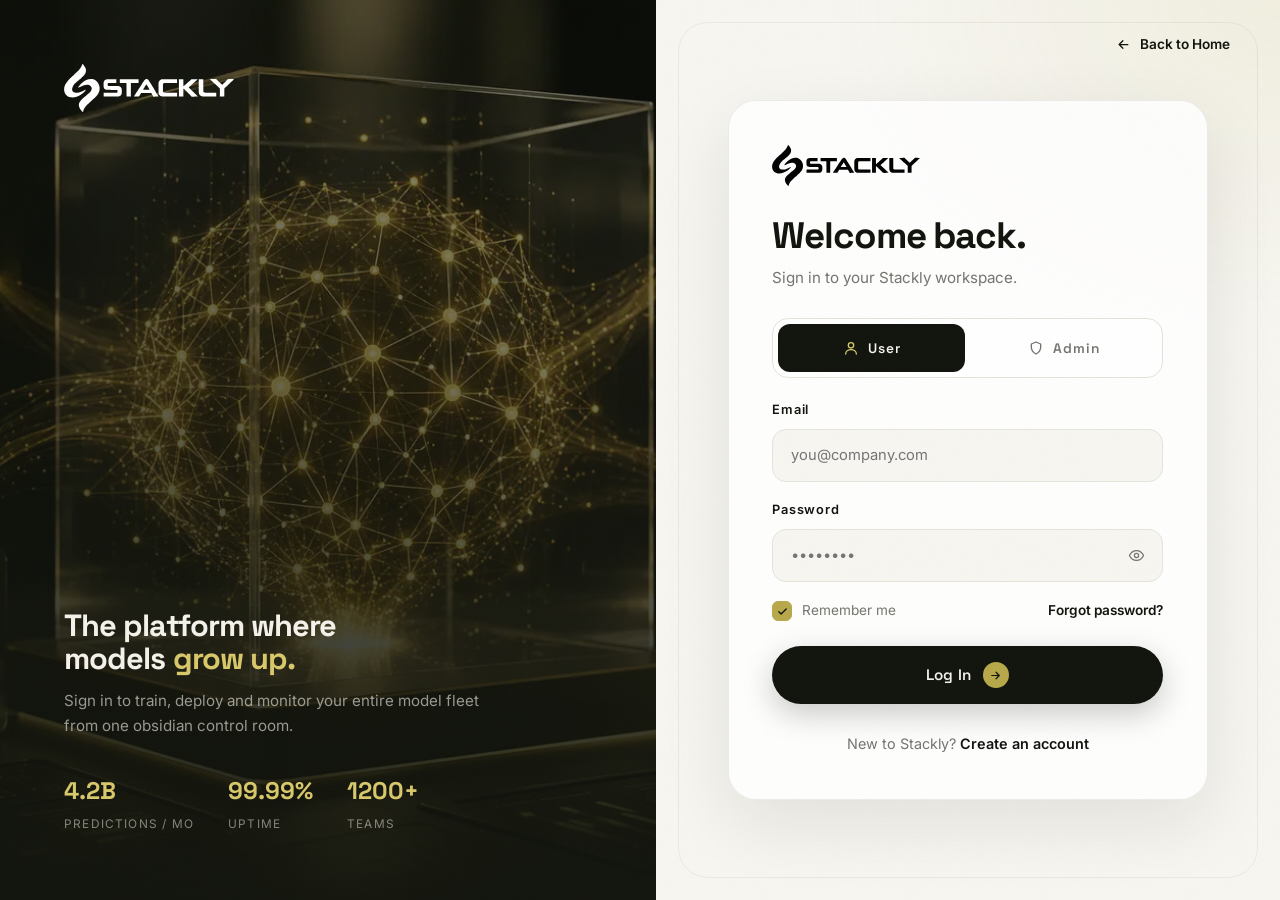
<file: login.html>
<!DOCTYPE html>
<html lang="en">
<head>
<meta charset="UTF-8">
<meta name="viewport" content="width=device-width, initial-scale=1.0">
<title>Sign In — Stackly</title>
<meta name="description" content="Sign in to the Stackly machine-learning platform.">
<link rel="icon" type="image/svg+xml" href="svg/logo-mark.svg">
<link rel="preconnect" href="https://fonts.googleapis.com">
<link rel="preconnect" href="https://fonts.gstatic.com" crossorigin>
<link href="https://fonts.googleapis.com/css2?family=Inter:wght@400;500;600;700&family=Space+Grotesk:wght@500;600;700&display=swap" rel="stylesheet">
<link rel="stylesheet" href="css/style.css">
<link rel="stylesheet" href="css/animations.css">
<link rel="stylesheet" href="css/pages.css">
<link rel="stylesheet" href="css/responsive.css">
</head>
<body>

<main class="auth-layout">
  <div class="auth-visual">
    <div class="av-bg"><img src="img/hero.webp" alt="" loading="eager"></div>
    <div class="av-top">
      <a href="index.html" aria-label="Stackly home"><img src="svg/logo.svg" alt="Stackly" width="2109" height="591"></a>
    </div>
    <div class="av-bottom">
      <h2 data-split-auth>The platform where models <span class="accent">grow up.</span></h2>
      <p>Sign in to train, deploy and monitor your entire model fleet from one obsidian control room.</p>
      <div class="av-stats">
        <div><b>4.2B</b><span>Predictions / mo</span></div>
        <div><b>99.99%</b><span>Uptime</span></div>
        <div><b>1200+</b><span>Teams</span></div>
      </div>
    </div>
  </div>

  <div class="auth-panel">
    <a class="auth-back" href="index.html"><svg viewBox="0 0 24 24" fill="none" stroke-width="2" stroke-linecap="round" stroke-linejoin="round"><path d="M19 12H5M11 6l-6 6 6 6"/></svg>Back to Home</a>
    <div class="auth-box auth-box-login" data-aos="fade-up">
      <div class="ab-logo"><img src="svg/logo.svg" alt="Stackly" width="2109" height="591"></div>
      <h1>Welcome back.</h1>
      <p class="ab-sub">Sign in to your Stackly workspace.</p>

      <form id="loginForm" novalidate>
        <div class="role-switch" role="group" aria-label="Select role">
          <input type="hidden" name="role" value="user">
          <button type="button" class="active" data-role="user">
            <svg viewBox="0 0 24 24" fill="none" stroke-width="2" stroke-linecap="round" stroke-linejoin="round"><circle cx="12" cy="8" r="4"/><path d="M4 21c0-4 3.6-6.5 8-6.5s8 2.5 8 6.5"/></svg>
            User
          </button>
          <button type="button" data-role="admin">
            <svg viewBox="0 0 24 24" fill="none" stroke-width="2" stroke-linecap="round" stroke-linejoin="round"><path d="M12 3l7 3v5c0 4.5-3 8-7 10-4-2-7-5.5-7-10V6z"/></svg>
            Admin
          </button>
        </div>

        <div class="field">
          <label for="lf-email">Email</label>
          <input id="lf-email" type="email" placeholder="you@company.com" autocomplete="email">
          <span class="f-msg"></span>
        </div>
        <div class="field">
          <label for="lf-pass">Password</label>
          <div class="pass-wrap">
            <input id="lf-pass" type="password" placeholder="••••••••" autocomplete="current-password">
            <button type="button" class="pw-toggle" aria-label="Show password">
              <svg viewBox="0 0 24 24" fill="none" stroke-width="1.8" stroke-linecap="round" stroke-linejoin="round"><path d="M2 12s3.5-7 10-7 10 7 10 7-3.5 7-10 7-10-7-10-7z"/><circle cx="12" cy="12" r="3"/></svg>
            </button>
          </div>
          <span class="f-msg"></span>
        </div>

        <div class="auth-row">
          <label class="check"><input type="checkbox" checked><span class="cb"><svg viewBox="0 0 24 24" fill="none" stroke-width="3" stroke-linecap="round" stroke-linejoin="round"><path d="M4 12.5l5 5L20 6.5"/></svg></span>Remember me</label>
          <a class="u-link" href="404.html">Forgot password?</a>
        </div>

        <button class="btn btn-dark btn-block" type="submit"><span>Log In</span>
          <span class="btn-arrow"><svg viewBox="0 0 24 24" fill="none" stroke="currentColor" stroke-width="2.2" stroke-linecap="round" stroke-linejoin="round"><path d="M5 12h14M13 6l6 6-6 6"/></svg></span>
        </button>
      </form>

      <p class="auth-alt">New to Stackly? <a class="u-link" href="register.html">Create an account</a></p>
    </div>
  </div>
</main>

<script src="js/form.js"></script>
</body>
</html>
</file>
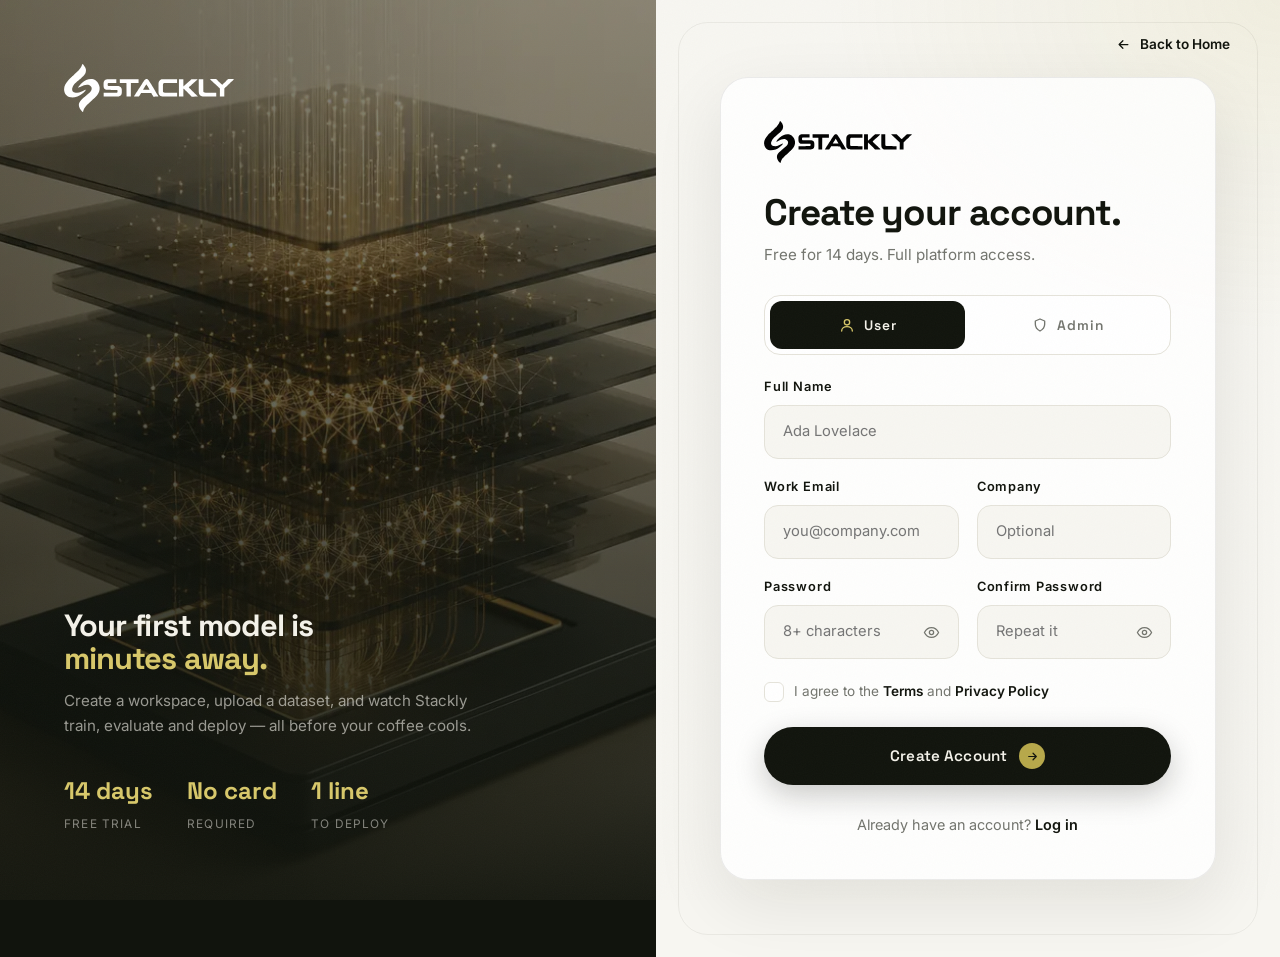
<file: register.html>
<!DOCTYPE html>
<html lang="en">
<head>
<meta charset="UTF-8">
<meta name="viewport" content="width=device-width, initial-scale=1.0">
<title>Create Account — Stackly</title>
<meta name="description" content="Create your Stackly account and start building machine-learning models today.">
<link rel="icon" type="image/svg+xml" href="svg/logo-mark.svg">
<link rel="preconnect" href="https://fonts.googleapis.com">
<link rel="preconnect" href="https://fonts.gstatic.com" crossorigin>
<link href="https://fonts.googleapis.com/css2?family=Inter:wght@400;500;600;700&family=Space+Grotesk:wght@500;600;700&display=swap" rel="stylesheet">
<link rel="stylesheet" href="css/style.css">
<link rel="stylesheet" href="css/animations.css">
<link rel="stylesheet" href="css/pages.css">
<link rel="stylesheet" href="css/responsive.css">
</head>
<body>

<main class="auth-layout">
  <div class="auth-visual">
    <div class="av-bg"><img src="img/service-01.webp" alt="" loading="eager"></div>
    <div class="av-top">
      <a href="index.html" aria-label="Stackly home"><img src="svg/logo.svg" alt="Stackly" width="2109" height="591"></a>
    </div>
    <div class="av-bottom">
      <h2>Your first model is <span class="accent">minutes away.</span></h2>
      <p>Create a workspace, upload a dataset, and watch Stackly train, evaluate and deploy — all before your coffee cools.</p>
      <div class="av-stats">
        <div><b>14 days</b><span>Free trial</span></div>
        <div><b>No card</b><span>Required</span></div>
        <div><b>1 line</b><span>To deploy</span></div>
      </div>
    </div>
  </div>

  <div class="auth-panel">
    <a class="auth-back" href="index.html"><svg viewBox="0 0 24 24" fill="none" stroke-width="2" stroke-linecap="round" stroke-linejoin="round"><path d="M19 12H5M11 6l-6 6 6 6"/></svg>Back to Home</a>
    <div class="auth-box auth-box-register">
      <div class="ab-logo"><img src="svg/logo.svg" alt="Stackly" width="2109" height="591"></div>
      <h1>Create your account.</h1>
      <p class="ab-sub">Free for 14 days. Full platform access.</p>

      <form id="registerForm" novalidate>
        <div class="role-switch" role="group" aria-label="Select role">
          <input type="hidden" name="role" value="user">
          <button type="button" class="active" data-role="user">
            <svg viewBox="0 0 24 24" fill="none" stroke-width="2" stroke-linecap="round" stroke-linejoin="round"><circle cx="12" cy="8" r="4"/><path d="M4 21c0-4 3.6-6.5 8-6.5s8 2.5 8 6.5"/></svg>
            User
          </button>
          <button type="button" data-role="admin">
            <svg viewBox="0 0 24 24" fill="none" stroke-width="2" stroke-linecap="round" stroke-linejoin="round"><path d="M12 3l7 3v5c0 4.5-3 8-7 10-4-2-7-5.5-7-10V6z"/></svg>
            Admin
          </button>
        </div>

        <div class="field">
          <label for="rf-name">Full Name</label>
          <input id="rf-name" type="text" placeholder="Ada Lovelace" autocomplete="name">
          <span class="f-msg"></span>
        </div>
        <div class="form-row">
          <div class="field">
            <label for="rf-email">Work Email</label>
            <input id="rf-email" type="email" placeholder="you@company.com" autocomplete="email">
            <span class="f-msg"></span>
          </div>
          <div class="field">
            <label for="rf-company">Company</label>
            <input id="rf-company" type="text" placeholder="Optional" autocomplete="organization">
            <span class="f-msg"></span>
          </div>
        </div>
        <div class="form-row">
          <div class="field">
            <label for="rf-pass">Password</label>
            <div class="pass-wrap">
              <input id="rf-pass" type="password" placeholder="8+ characters" autocomplete="new-password">
              <button type="button" class="pw-toggle" aria-label="Show password">
                <svg viewBox="0 0 24 24" fill="none" stroke-width="1.8" stroke-linecap="round" stroke-linejoin="round"><path d="M2 12s3.5-7 10-7 10 7 10 7-3.5 7-10 7-10-7-10-7z"/><circle cx="12" cy="12" r="3"/></svg>
              </button>
            </div>
            <span class="f-msg"></span>
          </div>
          <div class="field">
            <label for="rf-pass2">Confirm Password</label>
            <div class="pass-wrap">
              <input id="rf-pass2" type="password" placeholder="Repeat it" autocomplete="new-password">
              <button type="button" class="pw-toggle" aria-label="Show password">
                <svg viewBox="0 0 24 24" fill="none" stroke-width="1.8" stroke-linecap="round" stroke-linejoin="round"><path d="M2 12s3.5-7 10-7 10 7 10 7-3.5 7-10 7-10-7-10-7z"/><circle cx="12" cy="12" r="3"/></svg>
              </button>
            </div>
            <span class="f-msg"></span>
          </div>
        </div>

        <div class="auth-row" style="justify-content:flex-start">
          <label class="check"><input id="rf-terms" type="checkbox"><span class="cb"><svg viewBox="0 0 24 24" fill="none" stroke-width="3" stroke-linecap="round" stroke-linejoin="round"><path d="M4 12.5l5 5L20 6.5"/></svg></span><span>I agree to the <a class="u-link" href="404.html">Terms</a> and <a class="u-link" href="404.html">Privacy Policy</a></span></label>
        </div>

        <button class="btn btn-dark btn-block" type="submit"><span>Create Account</span>
          <span class="btn-arrow"><svg viewBox="0 0 24 24" fill="none" stroke="currentColor" stroke-width="2.2" stroke-linecap="round" stroke-linejoin="round"><path d="M5 12h14M13 6l6 6-6 6"/></svg></span>
        </button>
      </form>

      <p class="auth-alt">Already have an account? <a class="u-link" href="login.html">Log in</a></p>
    </div>
  </div>
</main>

<script src="js/form.js"></script>
</body>
</html>
</file>
<file: css/style.css>
/* ============================================================
   STACKLY — Machine Learning Platform
   Core stylesheet: tokens, base, header, footer, buttons, home
   ============================================================ */

:root{
  --ink:#11140D;
  --ink-2:#202516;
  --ink-3:#2c3320;
  --gold:#B7A84A;
  --gold-2:#D8C86A;
  --gold-soft:rgba(183,168,74,.14);
  --bg:#F7F6F1;
  --card:#FFFFFF;
  --text:#101010;
  --muted:#73756E;
  --line:#E5E3DA;
  --line-dark:rgba(255,255,255,.09);
  --radius:24px;
  --radius-lg:40px;
  --font-display:'Space Grotesk',sans-serif;
  --font-body:'Inter',sans-serif;
  --header-h:84px;
  --shadow-sm:0 2px 10px rgba(17,20,13,.05);
  --shadow-md:0 14px 44px rgba(17,20,13,.09);
  --shadow-lg:0 30px 80px rgba(17,20,13,.14);
  --ease:cubic-bezier(.22,.61,.21,1);
}

*,*::before,*::after{box-sizing:border-box;margin:0;padding:0}
html{scroll-behavior:smooth;-webkit-text-size-adjust:100%}
html,body{overflow-x:hidden}
body{
  font-family:var(--font-body);
  background:var(--bg);
  color:var(--text);
  font-size:16px;
  line-height:1.6;
  -webkit-font-smoothing:antialiased;
  text-rendering:optimizeLegibility;
}
/* almost-invisible film grain for depth */
body::after{
  content:"";position:fixed;inset:0;z-index:999;pointer-events:none;opacity:.028;
  background-image:url("data:image/svg+xml,%3Csvg xmlns='http://www.w3.org/2000/svg' width='140' height='140'%3E%3Cfilter id='n'%3E%3CfeTurbulence type='fractalNoise' baseFrequency='0.9' numOctaves='2'/%3E%3C/filter%3E%3Crect width='140' height='140' filter='url(%23n)'/%3E%3C/svg%3E");
}
img,svg,video{display:block;max-width:100%}
a{color:inherit;text-decoration:none}
ul,ol{list-style:none}
button{font:inherit;border:0;background:none;cursor:pointer;color:inherit}
input,select,textarea{font:inherit;color:inherit}
::selection{background:var(--gold);color:var(--ink)}

h1,h2,h3,h4{font-family:var(--font-display);font-weight:700;letter-spacing:-.03em;line-height:1.08;color:var(--ink)}
h1{font-size:clamp(2.6rem,6.2vw,5.4rem)}
h2{font-size:clamp(2rem,4vw,3.4rem)}
h3{font-size:clamp(1.2rem,1.8vw,1.6rem)}
p{color:var(--muted)}

.container{width:min(1280px,92%);margin-inline:auto}
.container-wide{width:min(1440px,94%);margin-inline:auto}

.accent{color:var(--gold)}
.serif-i{font-style:italic;font-weight:600}

/* ---------- utility labels ---------- */
.label{
  display:inline-flex;align-items:center;gap:10px;
  font-family:var(--font-display);font-size:.72rem;font-weight:600;
  letter-spacing:.28em;text-transform:uppercase;color:var(--ink);
}
.label::before{content:"";width:26px;height:1.5px;background:var(--gold)}
.label.on-dark{color:#EDEAE0}

.section{padding:110px 0;position:relative}
.section-head{max-width:720px;margin-bottom:64px}
.section-head.center{margin-inline:auto;text-align:center}
.section-head.center .label{justify-content:center}
.section-head h2{margin:18px 0 16px}
.section-head p{font-size:1.06rem;max-width:56ch}
.section-head.center p{margin-inline:auto}

/* ---------- buttons ---------- */
.btn{
  position:relative;display:inline-flex;align-items:center;gap:12px;
  padding:16px 28px;border-radius:999px;
  font-family:var(--font-display);font-weight:600;font-size:.95rem;letter-spacing:.01em;
  transition:transform .35s var(--ease),box-shadow .35s var(--ease),background .35s,color .35s,border-color .35s;
  will-change:transform;
}
.btn .btn-arrow{
  display:grid;place-items:center;width:26px;height:26px;border-radius:50%;
  background:var(--gold);color:var(--ink);
  transition:transform .35s var(--ease),background .35s,color .35s;
  flex:none;
}
.btn .btn-arrow svg{width:13px;height:13px}
.btn:hover .btn-arrow{transform:translateX(4px) rotate(-38deg)}
.btn-dark{background:var(--ink);color:#F4F2EA;box-shadow:0 10px 30px rgba(17,20,13,.22)}
.btn-dark:hover{box-shadow:0 16px 44px rgba(17,20,13,.3)}
.btn-gold{background:var(--gold);color:var(--ink)}
.btn-gold .btn-arrow{background:var(--ink);color:var(--gold-2)}
.btn-gold:hover{background:var(--gold-2)}
.btn-ghost{border:1px solid var(--line);background:var(--card);color:var(--ink)}
.btn-ghost:hover{border-color:var(--ink)}
.btn-ghost .btn-arrow{background:var(--ink);color:var(--gold-2)}
.btn-light{background:#F4F2EA;color:var(--ink)}
.btn-light .btn-arrow{background:var(--gold);color:var(--ink)}
.btn-sm{padding:11px 20px;font-size:.85rem}
.btn-sm .btn-arrow{width:22px;height:22px}
.btn-block{width:100%;justify-content:center}

.btn-play{
  display:inline-flex;align-items:center;gap:14px;
  font-family:var(--font-display);font-weight:600;font-size:.92rem;color:var(--ink);
}
.btn-play .play-ic{
  width:52px;height:52px;border-radius:50%;display:grid;place-items:center;
  border:1px solid var(--line);background:var(--card);
  transition:all .35s var(--ease);
}
.btn-play .play-ic svg{width:14px;height:14px;fill:var(--ink);transition:fill .3s}
.btn-play:hover .play-ic{background:var(--ink);border-color:var(--ink)}
.btn-play:hover .play-ic svg{fill:var(--gold-2)}

/* ---------- scroll progress ---------- */
.scroll-progress{position:fixed;inset:0 auto auto 0;height:3px;width:100%;z-index:1200;background:transparent;pointer-events:none}
.scroll-progress span{display:block;height:100%;width:0;background:linear-gradient(90deg,var(--gold),var(--gold-2))}

/* ---------- header ---------- */
.site-header{
  position:fixed;top:0;left:0;right:0;z-index:1000;
  transition:background .45s var(--ease),box-shadow .45s,border-color .45s,backdrop-filter .45s;
  border-bottom:1px solid transparent;
}
.site-header .header-in{
  display:flex;align-items:center;justify-content:space-between;gap:24px;
  height:var(--header-h);
}
.site-header.scrolled{
  background:rgba(247,246,241,.88);
  backdrop-filter:blur(18px) saturate(1.4);
  -webkit-backdrop-filter:blur(18px) saturate(1.4);
  border-bottom-color:var(--line);
  box-shadow:0 6px 30px rgba(17,20,13,.05);
}
body.nav-open .site-header{
  z-index:1101;background:transparent;border-bottom-color:transparent;box-shadow:none;
  backdrop-filter:none;-webkit-backdrop-filter:none;
}
body.nav-open .brand img{filter:invert(1) brightness(1.9)}
.brand{display:inline-flex;align-items:center;flex:none}
.brand img{width:210px;height:auto}
.header-cta .btn{min-width:206px;justify-content:space-between}
.main-nav{display:flex;align-items:center;gap:10px}
.main-nav a{
  position:relative;padding:10px 16px;font-size:1.02rem;font-weight:500;color:var(--ink);
  border-radius:999px;transition:color .3s;
}
.main-nav a::after{
  content:"";position:absolute;left:16px;right:16px;bottom:4px;height:2px;border-radius:2px;
  background:var(--gold);transform:scaleX(0);transform-origin:left;transition:transform .35s var(--ease);
}
.main-nav a:hover::after,.main-nav a.active::after{transform:scaleX(1)}
.main-nav a.active{font-weight:600}
.header-cta{display:flex;align-items:center;gap:14px;flex:none}

/* burger */
.burger{display:none;width:46px;height:46px;border-radius:50%;border:1px solid var(--line);background:var(--card);place-items:center;z-index:1102;position:relative}
.burger span{position:relative;display:block;width:18px;height:1.8px;background:var(--ink);transition:.35s var(--ease)}
.burger span::before,.burger span::after{content:"";position:absolute;left:0;width:18px;height:1.8px;background:var(--ink);transition:.35s var(--ease)}
.burger span::before{top:-6px}
.burger span::after{top:6px}
.burger.open span{background:transparent}
.burger.open span::before{top:0;transform:rotate(45deg);background:#F4F2EA}
.burger.open span::after{top:0;transform:rotate(-45deg);background:#F4F2EA}
.burger.open{border-color:rgba(255,255,255,.2);background:rgba(255,255,255,.06)}

/* mobile nav */
.mobile-nav{
  position:fixed;inset:0;z-index:1100;background:var(--ink);
  display:flex;flex-direction:column;justify-content:center;padding:100px 8% 48px;
  clip-path:circle(0 at calc(100% - 60px) 42px);
  visibility:hidden;transition:clip-path .7s var(--ease),visibility 0s .7s;
}
.mobile-nav.open{clip-path:circle(150% at calc(100% - 60px) 42px);visibility:visible;transition:clip-path .8s var(--ease)}
.mobile-nav a.mn-link{
  font-family:var(--font-display);font-size:clamp(2rem,8vw,3rem);font-weight:700;color:#F4F2EA;
  padding:8px 0;display:flex;align-items:baseline;gap:16px;letter-spacing:-.02em;
  opacity:0;transform:translateY(26px);transition:opacity .5s var(--ease),transform .5s var(--ease),color .3s;
}
.mobile-nav.open a.mn-link{opacity:1;transform:none}
.mobile-nav a.mn-link:hover{color:var(--gold-2)}
.mobile-nav a.mn-link.active{color:var(--gold-2)}
.mobile-nav a.mn-link.active .mn-i{color:#F4F2EA}
.mobile-nav a.mn-link .mn-i{font-size:.8rem;color:var(--gold);font-family:var(--font-body);letter-spacing:.2em}
.mobile-nav .mn-foot{margin-top:40px;display:flex;gap:12px;opacity:0;transition:opacity .5s .35s}
.mobile-nav.open .mn-foot{opacity:1}
@media (max-width:1080px){
  .mobile-nav{justify-content:flex-start;overflow-y:auto;overscroll-behavior:contain;padding:calc(var(--header-h) + 18px) 8% 28px}
  .mobile-nav a.mn-link{font-size:clamp(1.55rem,7.5vw,2.5rem);line-height:1.15;padding:6px 0}
  .mobile-nav .mn-foot{margin-top:18px;flex:none}
}

/* ---------- preloader ---------- */
.preloader{
  position:fixed;inset:0;z-index:2000;background:var(--ink);
  display:flex;align-items:center;justify-content:center;flex-direction:column;gap:34px;
}
.preloader .pl-mark{width:74px;height:auto;opacity:0;transform:scale(.7)}
.preloader .pl-mark path{fill:#F4F2EA}
.preloader .pl-word{display:flex;gap:.06em;overflow:hidden}
.preloader .pl-word span{
  font-family:var(--font-display);font-weight:700;font-size:clamp(2rem,6vw,3.4rem);
  letter-spacing:.14em;color:#F4F2EA;transform:translateY(110%);display:inline-block;
}
.preloader .pl-word span.gold{color:var(--gold-2)}
.preloader .pl-bar{width:min(300px,60vw);height:2px;background:rgba(255,255,255,.12);border-radius:2px;overflow:hidden}
.preloader .pl-bar i{display:block;height:100%;width:0;background:linear-gradient(90deg,var(--gold),var(--gold-2))}
.preloader .pl-num{font-family:var(--font-display);font-size:.78rem;letter-spacing:.3em;color:rgba(244,242,234,.5)}

/* ---------- custom cursor ---------- */
.cursor-dot,.cursor-ring{position:fixed;top:0;left:0;pointer-events:none;z-index:1500;border-radius:50%;transform:translate(-50%,-50%)}
.cursor-dot{width:7px;height:7px;background:var(--ink)}
.cursor-ring{width:38px;height:38px;border:1.4px solid rgba(17,20,13,.4);transition:width .3s,height .3s,border-color .3s,background .3s}
.cursor-ring.is-hover{width:64px;height:64px;border-color:var(--gold);background:rgba(183,168,74,.08)}
.cursor-ring.is-dark{border-color:rgba(244,242,234,.5)}
.cursor-dot.is-dark{background:var(--gold-2)}
@media (hover:none),(pointer:coarse){.cursor-dot,.cursor-ring{display:none}}

/* ---------- hero ---------- */
.hero{
  position:relative;min-height:100svh;display:flex;align-items:center;
  padding:calc(var(--header-h) + 48px) 0 90px;overflow:hidden;
  background:
    radial-gradient(1100px 520px at 88% -8%,rgba(183,168,74,.14),transparent 60%),
    radial-gradient(700px 500px at -10% 100%,rgba(183,168,74,.08),transparent 60%),
    var(--bg);
}
.hero-grid-bg{position:absolute;inset:0;opacity:.5;pointer-events:none;
  background-image:linear-gradient(var(--line) 1px,transparent 1px),linear-gradient(90deg,var(--line) 1px,transparent 1px);
  background-size:72px 72px;
  mask-image:radial-gradient(900px 600px at 70% 30%,#000 0%,transparent 75%);
  -webkit-mask-image:radial-gradient(900px 600px at 70% 30%,#000 0%,transparent 75%);
}
.hero .container-wide{display:grid;grid-template-columns:minmax(0,1.02fr) minmax(0,1.1fr);gap:56px;align-items:center;position:relative}

.hero-tag{display:inline-flex;align-items:center;gap:10px;padding:9px 18px;border-radius:999px;border:1px solid var(--line);background:rgba(255,255,255,.7);font-family:var(--font-display);font-size:.7rem;font-weight:600;letter-spacing:.3em;color:var(--ink)}
.hero-tag i{width:7px;height:7px;border-radius:50%;background:var(--gold);animation:pulse 2.2s infinite}

.hero-feature-card{
  margin-top:34px;display:flex;align-items:center;gap:20px;max-width:430px;
  background:var(--card);border:1px solid var(--line);border-radius:var(--radius);
  padding:18px 22px;box-shadow:var(--shadow-sm);
  transition:transform .4s var(--ease),box-shadow .4s;
}
.hero-feature-card:hover{transform:translateY(-4px);box-shadow:var(--shadow-md)}
.hero-feature-card .hf-ic{width:64px;height:64px;border-radius:16px;background:var(--ink);display:grid;place-items:center;flex:none;position:relative;overflow:hidden}
.hero-feature-card .hf-ic svg{width:30px;height:30px}
.hero-feature-card h3{font-size:.95rem;letter-spacing:.12em;text-transform:uppercase}
.hero-feature-card p{font-size:.85rem;line-height:1.5;margin-top:4px}
.hero-feature-card .hf-arrow{margin-left:auto;width:38px;height:38px;border-radius:50%;border:1px solid var(--line);display:grid;place-items:center;transition:all .35s var(--ease);flex:none}
.hero-feature-card:hover .hf-arrow{background:var(--ink);border-color:var(--ink);transform:rotate(45deg)}
.hero-feature-card:hover .hf-arrow svg{stroke:var(--gold-2)}
.hero-feature-card .hf-arrow svg{width:14px;height:14px;stroke:var(--ink)}

.hero-steps{margin-top:40px;position:relative;padding-left:26px}
.hero-steps::before{content:"";position:absolute;left:7px;top:14px;bottom:14px;width:1.5px;background:var(--line)}
.hero-steps li{position:relative;padding:10px 0 10px 22px;display:flex;gap:18px;align-items:baseline}
.hero-steps li::before{content:"";position:absolute;left:-24px;top:20px;width:13px;height:13px;border-radius:50%;background:var(--bg);border:2px solid var(--line);transition:.4s}
.hero-steps li:hover::before{border-color:var(--gold);background:var(--gold)}
.hero-steps .step-n{font-family:var(--font-display);font-size:.8rem;font-weight:600;color:var(--gold);width:24px;flex:none}
.hero-steps h4{font-size:.92rem;letter-spacing:.1em;text-transform:uppercase}
.hero-steps p{font-size:.84rem;margin-top:2px}

.hero h1{margin-top:26px}
.hero h1 .h-line{display:block;overflow:hidden}
.hero h1 .h-line>span{display:inline-block;will-change:transform}
.hero-sub{margin-top:22px;font-size:1.1rem;max-width:46ch}
.hero-cta{margin-top:36px;display:flex;align-items:center;gap:26px;flex-wrap:wrap}

/* hero visual */
.hero-visual{position:relative;perspective:1400px;align-self:start;margin-top:clamp(24px,6vh,64px)}
.hero-insight{
  display:grid;grid-template-columns:minmax(0,1fr) auto auto;align-items:center;gap:24px;
  margin:0 18px 22px;padding:16px 20px;border:1px solid rgba(17,20,13,.08);border-radius:20px;
  background:rgba(255,255,255,.84);box-shadow:var(--shadow-sm);backdrop-filter:blur(12px);
}
.hero-insight-status{display:grid;grid-template-columns:9px auto;align-items:center;column-gap:9px}
.hero-insight-status i{width:8px;height:8px;border-radius:50%;background:#7C9A3F;box-shadow:0 0 0 4px rgba(124,154,63,.12);grid-row:span 2}
.hero-insight-status span,.hero-insight-metric span{font-size:.65rem;font-weight:600;letter-spacing:.14em;text-transform:uppercase;color:var(--muted)}
.hero-insight-status strong{font-size:.78rem;font-weight:600;color:var(--ink)}
.hero-insight-metric{display:flex;flex-direction:column;gap:2px;padding-left:20px;border-left:1px solid var(--line)}
.hero-insight-metric strong{font-family:var(--font-display);font-size:1.15rem;line-height:1.1;color:var(--ink)}
.hero-insight-metric small{font-size:.72rem;color:var(--gold);margin-left:2px}
.hv-stage{position:relative;border-radius:var(--radius-lg);transform-style:preserve-3d;will-change:transform}
.hv-frame{
  position:relative;border-radius:var(--radius-lg);overflow:hidden;
  box-shadow:var(--shadow-lg),0 0 0 1px rgba(17,20,13,.06);
  aspect-ratio:16/11;background:var(--ink-2);
}
.hv-frame img{width:100%;height:100%;object-fit:cover}
.hv-frame::after{content:"";position:absolute;inset:0;background:linear-gradient(200deg,rgba(17,20,13,0) 55%,rgba(17,20,13,.34));pointer-events:none}

.hv-card{
  position:absolute;z-index:3;background:rgba(255,255,255,.9);backdrop-filter:blur(14px);-webkit-backdrop-filter:blur(14px);
  border:1px solid rgba(255,255,255,.7);border-radius:18px;padding:16px 18px;
  box-shadow:0 18px 50px rgba(17,20,13,.16);will-change:transform;
}
.hv-card .hvc-label{font-family:var(--font-display);font-size:.62rem;font-weight:600;letter-spacing:.24em;text-transform:uppercase;color:var(--muted)}
.hv-card .hvc-value{font-family:var(--font-display);font-size:1.9rem;font-weight:700;color:var(--ink);letter-spacing:-.02em;line-height:1.1}
.hv-card .hvc-value em{font-style:normal;font-size:1rem;color:var(--gold)}
.hv-accuracy{top:-26px;left:-34px;min-width:190px}
.hv-accuracy svg{margin-top:6px}
.hv-prediction{top:14%;right:-30px;text-align:left}
.hv-prediction .hvc-value{color:var(--gold)}
.hv-status{bottom:-24px;left:6%;min-width:210px}
.hv-status ul{display:flex;flex-direction:column;gap:8px;margin-top:8px}
.hv-status li{display:flex;align-items:center;gap:9px;font-size:.76rem;color:var(--ink);font-weight:500}
.hv-status li i{width:8px;height:8px;border-radius:50%;flex:none}
.hv-status li span{margin-left:auto;font-size:.68rem;color:var(--muted);letter-spacing:.06em;text-transform:uppercase}
.dot-ok{background:#7C9A3F}.dot-run{background:var(--gold);animation:pulse 1.6s infinite}.dot-idle{background:var(--line)}
.hv-chip{
  position:absolute;z-index:3;display:flex;align-items:center;gap:8px;padding:10px 16px;border-radius:999px;
  background:var(--ink);color:#F4F2EA;font-family:var(--font-display);font-size:.72rem;font-weight:600;letter-spacing:.16em;text-transform:uppercase;
  box-shadow:0 14px 36px rgba(17,20,13,.3);will-change:transform;
}
.hv-chip i{width:7px;height:7px;border-radius:50%;background:var(--gold-2);animation:pulse 1.8s infinite}
.hv-chip-1{top:-18px;right:16%}
.hv-chip-2{bottom:12%;right:-22px;background:var(--gold);color:var(--ink)}
.hv-chip-2 i{background:var(--ink)}

.hv-orbit{position:absolute;inset:-40px;pointer-events:none;opacity:.55}
.hv-orbit svg{width:100%;height:100%}

/* hero depth layers */
.hv-glow{
  position:absolute;inset:-9%;z-index:0;pointer-events:none;filter:blur(6px);
  background:
    radial-gradient(46% 42% at 62% 36%,rgba(183,168,74,.2),transparent 70%),
    radial-gradient(34% 30% at 30% 72%,rgba(216,200,106,.12),transparent 70%);
}
.hv-frame{z-index:1}
.hv-streams{position:absolute;inset:0;width:100%;height:100%;z-index:2;pointer-events:none;mix-blend-mode:screen;border-radius:var(--radius-lg);overflow:hidden}
.hs-path{fill:none;stroke-linecap:round;stroke-dasharray:6 14;animation:dashFlow 9s linear infinite}
.hs-1{stroke:rgba(216,200,106,.55);stroke-width:1.5}
.hs-2{stroke:rgba(216,200,106,.34);stroke-width:1.2;stroke-dasharray:4 18;animation-duration:14s;animation-direction:reverse}
.hs-3{stroke:rgba(183,168,74,.42);stroke-width:1;stroke-dasharray:2 10;animation-duration:7s}
.hs-dot{fill:#EBDD92;filter:drop-shadow(0 0 5px rgba(216,200,106,.9))}
.hv-node{
  position:absolute;left:var(--x);top:var(--y);z-index:2;width:8px;height:8px;border-radius:50%;pointer-events:none;
  background:var(--gold-2);box-shadow:0 0 0 0 rgba(216,200,106,.5);
  animation:nodePulse 3.2s var(--d,0s) infinite;
}
@keyframes nodePulse{
  0%,100%{transform:scale(.7);opacity:.55;box-shadow:0 0 0 0 rgba(216,200,106,.45)}
  50%{transform:scale(1.15);opacity:1;box-shadow:0 0 0 9px rgba(216,200,106,0)}
}

/* trusted strip */
.trusted{padding:34px 0;border-top:1px solid var(--line);border-bottom:1px solid var(--line);background:var(--card)}
.trusted .t-in{display:flex;align-items:center;gap:40px}
.trusted .t-label{font-family:var(--font-display);font-size:.68rem;font-weight:600;letter-spacing:.26em;text-transform:uppercase;color:var(--muted);flex:none;max-width:120px;line-height:1.5}
.marquee{overflow:hidden;flex:1;mask-image:linear-gradient(90deg,transparent,#000 8%,#000 92%,transparent);-webkit-mask-image:linear-gradient(90deg,transparent,#000 8%,#000 92%,transparent)}
.marquee-track{display:flex;gap:72px;width:max-content;animation:marquee 30s linear infinite}
.marquee:hover .marquee-track{animation-play-state:paused}
.marquee-track span{font-family:var(--font-display);font-weight:700;font-size:1.15rem;letter-spacing:.06em;color:rgba(17,20,13,.42);white-space:nowrap;transition:color .3s}
.marquee-track span:hover{color:var(--ink)}

/* ---------- bento ---------- */
.bento{display:grid;grid-template-columns:repeat(6,1fr);gap:22px}
.bento-card{
  position:relative;background:var(--card);border:1px solid var(--line);border-radius:var(--radius);
  padding:32px;overflow:hidden;min-height:250px;display:flex;flex-direction:column;
  transition:transform .45s var(--ease),box-shadow .45s,border-color .45s;
}
.bento-card:hover{transform:translateY(-6px);box-shadow:var(--shadow-md);border-color:rgba(183,168,74,.5)}
.bento-card::before{
  content:"";position:absolute;inset:0;opacity:0;transition:opacity .5s;pointer-events:none;
  background:radial-gradient(420px 300px at var(--mx,50%) var(--my,50%),rgba(183,168,74,.12),transparent 65%);
}
.bento-card:hover::before{opacity:1}
.bento-card .bc-ic{width:52px;height:52px;border-radius:14px;background:var(--gold-soft);display:grid;place-items:center;margin-bottom:auto}
.bento-card .bc-ic svg{width:24px;height:24px;stroke:var(--ink)}
.bento-card:hover .bc-ic{background:var(--ink)}
.bento-card:hover .bc-ic svg{stroke:var(--gold-2)}
.bento-card .bc-ic,.bento-card .bc-ic svg{transition:all .4s var(--ease)}
.bento-card h3{margin:22px 0 8px;font-size:1.15rem}
.bento-card p{font-size:.9rem}
.bento-card .bc-num{position:absolute;top:26px;right:28px;font-family:var(--font-display);font-size:.78rem;font-weight:600;color:var(--gold);letter-spacing:.1em}
.bento-card .bc-viz{margin-top:18px}
.b-span-2{grid-column:span 2}.b-span-3{grid-column:span 3}.b-span-4{grid-column:span 4}
.bento-card.dark{background:var(--ink);border-color:var(--ink)}
.bento-card.dark h3{color:#F4F2EA}
.bento-card.dark p{color:rgba(244,242,234,.6)}
.bento-card.dark .bc-ic{background:rgba(216,200,106,.14)}
.bento-card.dark .bc-ic svg{stroke:var(--gold-2)}

/* mini bars viz */
.mini-bars{display:flex;align-items:flex-end;gap:6px;height:56px}
.mini-bars i{flex:1;background:linear-gradient(180deg,var(--gold-2),var(--gold));border-radius:4px 4px 2px 2px;transform-origin:bottom;animation:barGrow 2.4s var(--ease) infinite}
.mini-bars i:nth-child(1){height:38%;animation-delay:0s}
.mini-bars i:nth-child(2){height:64%;animation-delay:.12s}
.mini-bars i:nth-child(3){height:48%;animation-delay:.24s}
.mini-bars i:nth-child(4){height:86%;animation-delay:.36s}
.mini-bars i:nth-child(5){height:58%;animation-delay:.48s}
.mini-bars i:nth-child(6){height:96%;animation-delay:.6s}
.mini-bars i:nth-child(7){height:70%;animation-delay:.72s}

/* ---------- workflow ---------- */
.workflow-sec{background:var(--ink);color:#F4F2EA;border-radius:var(--radius-lg);margin:0 18px;padding:110px 0}
.workflow-sec h2{color:#F4F2EA}
.workflow-sec .section-head p{color:rgba(244,242,234,.6)}
.workflow-sec .label{color:#EDEAE0}
.wf-track{position:relative;margin-top:20px}
.wf-line{position:absolute;top:37px;left:4%;right:4%;height:2px;background:rgba(255,255,255,.1);border-radius:2px}
.wf-line i{display:block;height:100%;width:0;background:linear-gradient(90deg,var(--gold),var(--gold-2));border-radius:2px}
.wf-steps{display:grid;grid-template-columns:repeat(5,1fr);gap:18px;position:relative}
.wf-step{text-align:left;padding:0 6px}
.wf-step .wf-dot{
  width:74px;height:74px;border-radius:50%;margin-bottom:22px;position:relative;
  background:var(--ink-2);border:1px solid rgba(255,255,255,.12);display:grid;place-items:center;
  transition:all .5s var(--ease);
}
.wf-step .wf-dot svg{width:28px;height:28px;stroke:rgba(244,242,234,.85);transition:stroke .4s}
.wf-step.active .wf-dot{background:var(--gold);border-color:var(--gold);box-shadow:0 0 0 10px rgba(183,168,74,.14),0 14px 34px rgba(183,168,74,.3)}
.wf-step.active .wf-dot svg{stroke:var(--ink)}
.wf-step .wf-n{font-family:var(--font-display);font-size:.72rem;font-weight:600;letter-spacing:.22em;color:var(--gold-2)}
.wf-step h3{color:#F4F2EA;font-size:1.14rem;margin:8px 0 8px;letter-spacing:.02em;text-transform:uppercase}
.wf-step p{color:rgba(244,242,234,.55);font-size:.88rem}

/* ---------- capabilities ---------- */
.caps{display:grid;grid-template-columns:repeat(4,1fr);gap:20px}
.cap-card{
  position:relative;background:var(--card);border:1px solid var(--line);border-radius:var(--radius);
  padding:28px 26px;overflow:hidden;transition:all .45s var(--ease);
}
.cap-card::after{content:"";position:absolute;left:26px;right:26px;bottom:0;height:2.5px;background:linear-gradient(90deg,var(--gold),var(--gold-2));transform:scaleX(0);transform-origin:left;transition:transform .5s var(--ease)}
.cap-card:hover{transform:translateY(-6px);box-shadow:var(--shadow-md)}
.cap-card:hover::after{transform:scaleX(1)}
.cap-card .cap-ic{width:60px;height:60px;margin-bottom:20px}
.cap-card .cap-ic svg{width:60px;height:60px}
.cap-card h3{font-size:1.05rem;margin-bottom:8px}
.cap-card p{font-size:.86rem}
.cap-card .cap-go{position:absolute;top:22px;right:22px;width:34px;height:34px;border-radius:50%;border:1px solid var(--line);display:grid;place-items:center;opacity:0;transform:translate(-6px,6px);transition:all .4s var(--ease)}
.cap-card:hover .cap-go{opacity:1;transform:none;background:var(--ink);border-color:var(--ink)}
.cap-card .cap-go svg{width:13px;height:13px;stroke:var(--ink)}
.cap-card:hover .cap-go svg{stroke:var(--gold-2)}

/* ---------- dashboard preview ---------- */
.dash-preview{position:relative}
.dp-head-tabs{flex-wrap:wrap;gap:10px}
.seg-switch{display:inline-flex;background:rgba(255,255,255,.05);border:1px solid rgba(255,255,255,.1);border-radius:999px;padding:4px;gap:2px}
.seg-switch button{padding:7px 15px;border-radius:999px;font-size:.72rem;font-weight:600;letter-spacing:.04em;color:rgba(244,242,234,.55);transition:all .3s}
.seg-switch button:hover{color:#F4F2EA}
.seg-switch button.active{background:var(--gold);color:var(--ink)}
.dash-shell{
  background:var(--ink);border-radius:var(--radius-lg);padding:14px;
  box-shadow:var(--shadow-lg);position:relative;overflow:hidden;
}
.dash-shell::before{content:"";position:absolute;inset:-40% -20% auto;height:70%;background:radial-gradient(closest-side,rgba(183,168,74,.16),transparent);pointer-events:none}
.dash-top{display:flex;align-items:center;gap:10px;padding:10px 14px 18px}
.dash-top i{width:11px;height:11px;border-radius:50%;background:rgba(255,255,255,.14)}
.dash-top i:first-child{background:var(--gold)}
.dash-top .dash-url{margin-left:14px;flex:1;max-width:340px;background:rgba(255,255,255,.06);border:1px solid rgba(255,255,255,.08);border-radius:999px;padding:7px 18px;font-size:.72rem;color:rgba(244,242,234,.5);letter-spacing:.06em}
.dash-body{display:grid;grid-template-columns:repeat(4,1fr);gap:12px;padding:0 6px}
.dash-stat{background:var(--ink-2);border:1px solid rgba(255,255,255,.07);border-radius:18px;padding:20px 22px}
.dash-stat .ds-l{font-family:var(--font-display);font-size:.62rem;font-weight:600;letter-spacing:.22em;text-transform:uppercase;color:rgba(244,242,234,.45)}
.dash-stat .ds-v{font-family:var(--font-display);font-size:2rem;font-weight:700;color:#F4F2EA;margin-top:6px;letter-spacing:-.02em}
.dash-stat .ds-v em{font-style:normal;color:var(--gold-2);font-size:1.05rem}
.dash-stat .ds-t{font-size:.72rem;color:var(--gold-2);margin-top:6px;display:inline-flex;align-items:center;gap:5px}
.dash-charts{display:grid;grid-template-columns:1.6fr 1fr;gap:12px;padding:12px 6px 6px}
.dash-panel{background:var(--ink-2);border:1px solid rgba(255,255,255,.07);border-radius:18px;padding:22px}
.dash-panel .dp-head{display:flex;justify-content:space-between;align-items:center;margin-bottom:14px}
.dash-panel .dp-head h4{color:#F4F2EA;font-size:.92rem;letter-spacing:.04em}
.dash-panel .dp-head span{font-size:.68rem;color:rgba(244,242,234,.4);letter-spacing:.14em;text-transform:uppercase}
.dash-panel canvas{width:100%;height:220px}
.dash-panel canvas.small{height:220px}
.dash-legend{display:flex;gap:18px;margin-top:12px}
.dash-legend span{display:inline-flex;align-items:center;gap:7px;font-size:.72rem;color:rgba(244,242,234,.55)}
.dash-legend i{width:9px;height:9px;border-radius:3px}

/* ---------- use cases ---------- */
.uc-grid{display:grid;grid-template-columns:repeat(3,1fr);gap:22px}
.uc-card{
  position:relative;border-radius:var(--radius);overflow:hidden;background:var(--ink);
  aspect-ratio:4/4.6;display:flex;align-items:flex-end;border:1px solid var(--line);
}
.uc-card .uc-bg{position:absolute;inset:0;background-size:cover;background-position:center;transition:transform .8s var(--ease);opacity:.92}
.uc-card:hover .uc-bg{transform:scale(1.07)}
.uc-card::after{content:"";position:absolute;inset:0;background:linear-gradient(185deg,rgba(17,20,13,0) 30%,rgba(17,20,13,.88) 82%)}
.uc-card .uc-in{position:relative;z-index:2;padding:30px;width:100%}
.uc-card .uc-tag{display:inline-block;padding:6px 14px;border-radius:999px;background:rgba(216,200,106,.16);border:1px solid rgba(216,200,106,.35);color:var(--gold-2);font-family:var(--font-display);font-size:.64rem;font-weight:600;letter-spacing:.22em;text-transform:uppercase;margin-bottom:14px}
.uc-card h3{color:#F4F2EA;font-size:1.35rem}
.uc-card p{color:rgba(244,242,234,.62);font-size:.88rem;margin-top:8px;max-height:0;opacity:0;overflow:hidden;transition:max-height .55s var(--ease),opacity .45s,margin .45s}
.uc-card:hover p{max-height:120px;opacity:1;margin-top:10px}
.uc-card .uc-metric{display:flex;align-items:center;justify-content:space-between;margin-top:16px;padding-top:16px;border-top:1px solid rgba(255,255,255,.14)}
.uc-card .uc-metric b{font-family:var(--font-display);color:var(--gold-2);font-size:1.2rem}
.uc-card .uc-metric small{color:rgba(244,242,234,.5);font-size:.72rem;letter-spacing:.1em;text-transform:uppercase;display:block}
.uc-card .uc-arrow{width:42px;height:42px;border-radius:50%;background:rgba(255,255,255,.1);border:1px solid rgba(255,255,255,.2);display:grid;place-items:center;transition:all .4s var(--ease);flex:none}
.uc-card:hover .uc-arrow{background:var(--gold);border-color:var(--gold);transform:rotate(-38deg)}
.uc-card .uc-arrow svg{width:15px;height:15px;stroke:#F4F2EA}
.uc-card:hover .uc-arrow svg{stroke:var(--ink)}

/* ---------- stats ---------- */
.stats-sec{padding:100px 0;background:var(--card);border-block:1px solid var(--line)}
.stats-grid{display:grid;grid-template-columns:repeat(4,1fr);gap:20px;text-align:center}
.stat .stat-v{font-family:var(--font-display);font-size:clamp(2.6rem,4.6vw,4rem);font-weight:700;color:var(--ink);letter-spacing:-.03em}
.stat .stat-v em{font-style:normal;color:var(--gold)}
.stat .stat-l{margin-top:8px;font-size:.82rem;letter-spacing:.18em;text-transform:uppercase;color:var(--muted);font-weight:500}
.stat{padding:26px 10px;position:relative}
.stat+.stat::before{content:"";position:absolute;left:0;top:20%;bottom:20%;width:1px;background:var(--line)}

/* ---------- architecture ---------- */
.arch-sec .arch-wrap{display:grid;grid-template-columns:1fr 1.15fr;gap:64px;align-items:center}
.arch-copy{min-width:0}
.arch-list{display:flex;flex-direction:column}
.arch-item{display:flex;gap:22px;padding:26px 0;border-bottom:1px solid var(--line);transition:padding .4s var(--ease)}
.arch-item:first-child{border-top:1px solid var(--line)}
.arch-item:hover{padding-left:10px}
.arch-item .ai-n{font-family:var(--font-display);font-weight:700;color:var(--gold);font-size:.9rem;padding-top:4px}
.arch-item h3{font-size:1.15rem;margin-bottom:6px}
.arch-item p{font-size:.9rem}
.arch-visual{position:relative;border-radius:var(--radius-lg);overflow:hidden;box-shadow:var(--shadow-md);border:1px solid var(--line)}
.arch-visual img{width:100%;height:100%;object-fit:cover;aspect-ratio:1/1.02}

/* ---------- testimonials ---------- */
.testi-sec{background:var(--ink);border-radius:var(--radius-lg);margin:0 18px;padding:110px 0;color:#F4F2EA;overflow:hidden}
.testi-sec h2{color:#F4F2EA}
.testi-sec .label{color:#EDEAE0}
.testi-track{display:flex;gap:26px;transition:transform .7s var(--ease)}
.testi-card{
  flex:0 0 min(480px,86%);background:var(--ink-2);border:1px solid rgba(255,255,255,.08);
  border-radius:var(--radius);padding:40px;position:relative;
}
.testi-card .t-quote{font-family:var(--font-display);font-size:4rem;line-height:.6;color:var(--gold);margin-bottom:22px}
.testi-card p{color:rgba(244,242,234,.82);font-size:1.05rem;line-height:1.7}
.testi-card .t-person{display:flex;align-items:center;gap:16px;margin-top:30px}
.testi-card .t-ava{width:52px;height:52px;border-radius:50%;object-fit:cover;object-position:center 30%;border:2px solid rgba(216,200,106,.55);flex:none}
.testi-card .t-person b{color:#F4F2EA;display:block;font-size:.95rem}
.testi-card .t-person span{color:rgba(244,242,234,.5);font-size:.8rem}
.testi-nav{display:flex;gap:12px;margin-top:40px}
.testi-nav :is(button,a){width:54px;height:54px;border-radius:50%;border:1px solid rgba(255,255,255,.16);display:grid;place-items:center;transition:all .35s var(--ease)}
.testi-nav :is(button,a):hover{background:var(--gold);border-color:var(--gold)}
.testi-nav :is(button,a) svg{width:17px;height:17px;stroke:#F4F2EA}
.testi-nav :is(button,a):hover svg{stroke:var(--ink)}
.testi-head{display:flex;justify-content:space-between;align-items:flex-end;gap:30px;flex-wrap:wrap}

/* ---------- pricing ---------- */
.price-grid{display:grid;grid-template-columns:repeat(3,1fr);gap:24px;align-items:stretch}
.price-card{
  position:relative;background:var(--card);border:1px solid var(--line);border-radius:var(--radius-lg);
  padding:44px 38px;display:flex;flex-direction:column;transition:transform .45s var(--ease),box-shadow .45s,border-color .45s;
}
.price-card:hover{transform:translateY(-8px);box-shadow:var(--shadow-md)}
.price-card.featured{background:var(--ink);border-color:var(--ink);box-shadow:var(--shadow-lg)}
.price-card.featured h3,.price-card.featured .pc-price{color:#F4F2EA}
.price-card.featured .pc-desc{color:rgba(244,242,234,.55)}
.price-card .pc-badge{position:absolute;top:-14px;left:50%;transform:translateX(-50%);background:var(--gold);color:var(--ink);font-family:var(--font-display);font-size:.66rem;font-weight:700;letter-spacing:.2em;text-transform:uppercase;padding:8px 18px;border-radius:999px;white-space:nowrap}
.price-card h3{font-size:1.3rem}
.price-card .pc-desc{font-size:.88rem;margin-top:8px;min-height:42px}
.price-card .pc-price{font-family:var(--font-display);font-size:3.2rem;font-weight:700;color:var(--ink);margin:22px 0 4px;letter-spacing:-.03em}
.price-card .pc-price small{font-size:1rem;color:var(--muted);font-weight:500;letter-spacing:0}
.price-card .pc-cycle{font-size:.78rem;color:var(--muted);letter-spacing:.1em;text-transform:uppercase}
.price-card ul{margin:28px 0 34px;display:flex;flex-direction:column;gap:13px;flex:1}
.price-card li{display:flex;gap:12px;align-items:flex-start;font-size:.9rem;color:var(--text)}
.price-card.featured li{color:rgba(244,242,234,.85)}
.price-card li svg{width:17px;height:17px;flex:none;margin-top:3px;stroke:var(--gold)}
.price-card.featured li svg{stroke:var(--gold-2)}
.price-toggle{display:inline-flex;align-items:center;gap:6px;background:var(--card);border:1px solid var(--line);border-radius:999px;padding:6px;margin:0 auto 54px;position:relative}
.price-toggle button{position:relative;z-index:2;padding:11px 26px;border-radius:999px;font-family:var(--font-display);font-weight:600;font-size:.88rem;color:var(--muted);transition:color .35s}
.price-toggle button.active{color:var(--ink)}
.price-toggle .pt-pill{position:absolute;top:6px;bottom:6px;left:6px;width:calc(50% - 6px);background:var(--ink);border-radius:999px;transition:transform .45s var(--ease);z-index:1}
.price-toggle.yearly .pt-pill{transform:translateX(100%)}
.price-toggle.yearly button{color:var(--muted)}
.price-toggle button.active{color:#F4F2EA}
.price-toggle .save{font-size:.62rem;background:var(--gold);color:var(--ink);border-radius:999px;padding:2px 8px;margin-left:6px;font-weight:700;letter-spacing:.05em}
.price-toggle-wrap{text-align:center}

/* ---------- faq ---------- */
.faq-list{max-width:820px;margin-inline:auto}
.faq-item{border-bottom:1px solid var(--line)}
.faq-item:first-child{border-top:1px solid var(--line)}
.faq-q{
  width:100%;display:flex;align-items:center;justify-content:space-between;gap:20px;
  padding:26px 6px;text-align:left;font-family:var(--font-display);font-weight:600;font-size:1.1rem;color:var(--ink);
  transition:color .3s;
}
.faq-q:hover{color:var(--gold)}
.faq-q .fq-ic{width:38px;height:38px;border-radius:50%;border:1px solid var(--line);display:grid;place-items:center;flex:none;transition:all .4s var(--ease)}
.faq-q .fq-ic svg{width:14px;height:14px;stroke:var(--ink);transition:transform .4s var(--ease),stroke .3s}
.faq-item.open .fq-ic{background:var(--ink);border-color:var(--ink)}
.faq-item.open .fq-ic svg{transform:rotate(45deg);stroke:var(--gold-2)}
.faq-a{max-height:0;overflow:hidden;transition:max-height .5s var(--ease)}
.faq-a p{padding:0 60px 28px 6px;font-size:.95rem}

/* ---------- CTA ---------- */
.cta-sec{padding:60px 0 120px}
.cta-box{
  position:relative;background:var(--ink);border-radius:var(--radius-lg);padding:100px 8%;text-align:center;overflow:hidden;
}
.cta-box::before{content:"";position:absolute;inset:0;background:radial-gradient(700px 340px at 50% -10%,rgba(183,168,74,.24),transparent 65%)}
.cta-box .cta-grid-bg{position:absolute;inset:0;opacity:.14;background-image:linear-gradient(rgba(255,255,255,.25) 1px,transparent 1px),linear-gradient(90deg,rgba(255,255,255,.25) 1px,transparent 1px);background-size:64px 64px;mask-image:radial-gradient(600px 300px at 50% 0%,#000,transparent 80%);-webkit-mask-image:radial-gradient(600px 300px at 50% 0%,#000,transparent 80%)}
.cta-box h2{color:#F4F2EA;position:relative}
.cta-box h2 .accent{color:var(--gold-2)}
.cta-box p{position:relative;color:rgba(244,242,234,.6);max-width:52ch;margin:18px auto 0}
.cta-box .hero-cta{justify-content:center;position:relative}

/* ---------- footer ---------- */
.site-footer{background:#10130D;color:#F4F2EA;padding:96px 0 0;border-radius:var(--radius-lg) var(--radius-lg) 0 0;margin-top:0;position:relative;overflow:hidden}
.site-footer::before{content:"";position:absolute;inset:0;background:radial-gradient(900px 380px at 18% -10%,rgba(183,168,74,.09),transparent 60%);pointer-events:none}
.footer-grid{display:grid;grid-template-columns:minmax(0,1.6fr) repeat(3,minmax(0,1fr)) minmax(0,1.4fr);gap:clamp(22px,3vw,44px);padding-bottom:60px;position:relative;align-items:start}
.footer-grid>*{min-width:0}
.footer-brand img{width:224px;height:auto;filter:invert(1) brightness(1.9)}
.footer-brand .fb-tag{color:rgba(244,242,234,.85);font-size:1rem;font-weight:500;margin-top:22px;max-width:32ch;line-height:1.5}
.footer-brand .fb-desc{color:rgba(244,242,234,.48);font-size:.9rem;margin-top:12px;max-width:34ch;line-height:1.65}
.footer-col h4{color:#F4F2EA;font-size:.78rem;letter-spacing:.24em;text-transform:uppercase;margin-bottom:22px;font-family:var(--font-display)}
.footer-col ul{display:flex;flex-direction:column;gap:12px}
.footer-col a{color:rgba(244,242,234,.55);font-size:.92rem;transition:color .3s,padding .3s}
.footer-col a:hover{color:var(--gold-2);padding-left:5px}
.footer-news p{color:rgba(244,242,234,.5);font-size:.88rem;margin-bottom:18px}
.news-form{display:flex;background:rgba(255,255,255,.06);border:1px solid rgba(255,255,255,.12);border-radius:999px;padding:5px;transition:border-color .3s}
.news-form:focus-within{border-color:var(--gold)}
.news-form input{flex:1;background:none;border:0;outline:0;padding:10px 18px;color:#F4F2EA;font-size:.9rem;min-width:0}
.news-form input::placeholder{color:rgba(244,242,234,.35)}
.news-form button{flex:none;width:46px;height:46px;border-radius:50%;background:var(--gold);display:grid;place-items:center;transition:background .3s,transform .3s}
.news-form button:hover{background:var(--gold-2);transform:rotate(-38deg)}
.news-form button svg{width:16px;height:16px;stroke:var(--ink)}
.footer-social{display:flex;gap:12px;margin-top:26px}
.footer-social a{width:44px;height:44px;border-radius:50%;border:1px solid rgba(255,255,255,.14);display:grid;place-items:center;transition:all .35s var(--ease)}
.footer-social a:hover{background:var(--gold);border-color:var(--gold);transform:translateY(-4px)}
.footer-social svg{width:17px;height:17px;fill:rgba(244,242,234,.7);transition:fill .3s}
.footer-social a:hover svg{fill:var(--ink)}
.footer-bottom{padding:24px 0 30px;display:grid;grid-template-columns:minmax(0,1fr) auto minmax(0,1fr);align-items:center;gap:16px;position:relative}
.footer-bottom::before{content:"";position:absolute;top:0;left:0;right:0;height:1px;background:rgba(255,255,255,.09);transform-origin:left center;transform:scaleX(var(--div-x,1))}
.footer-bottom p{color:rgba(244,242,234,.4);font-size:.82rem}
.footer-bottom .fb-center{color:rgba(244,242,234,.55);font-family:var(--font-display);font-size:.78rem;font-weight:600;letter-spacing:.22em;text-transform:uppercase;text-align:center}
.footer-bottom .fb-links{display:flex;justify-self:end;gap:26px}
.footer-bottom .fb-links a{color:rgba(244,242,234,.4);font-size:.82rem;transition:color .3s}
.footer-bottom .fb-links a:hover{color:var(--gold-2)}

/* ---------- misc ---------- */
.reveal-img{border-radius:var(--radius-lg);overflow:hidden;box-shadow:var(--shadow-md)}
.reveal-img img{width:100%;height:100%;object-fit:cover}
.split-2{display:grid;grid-template-columns:1fr 1fr;gap:64px;align-items:center}
.divider-label{display:flex;align-items:center;gap:16px;color:var(--muted);font-size:.75rem;letter-spacing:.24em;text-transform:uppercase;font-weight:600}
.divider-label::after{content:"";flex:1;height:1px;background:var(--line)}

@keyframes pulse{0%,100%{opacity:1;transform:scale(1)}50%{opacity:.45;transform:scale(.72)}}
@keyframes marquee{from{transform:translateX(0)}to{transform:translateX(-50%)}}
@keyframes barGrow{0%,100%{transform:scaleY(1)}50%{transform:scaleY(.55)}}
@keyframes floatY{0%,100%{transform:translateY(0)}50%{transform:translateY(-14px)}}
@keyframes spinSlow{to{transform:rotate(360deg)}}
@keyframes dashFlow{to{stroke-dashoffset:-240}}

@media (prefers-reduced-motion:reduce){
  *,*::before,*::after{animation-duration:.01ms!important;animation-iteration-count:1!important;transition-duration:.01ms!important}
  html{scroll-behavior:auto}
}
</file>
<file: css/pages.css>
/* ============================================================
   STACKLY — Inner pages (about, service, blog, contact,
   pricing, faq, auth, 404)
   ============================================================ */

/* page hero (shared by inner pages) */
.page-hero{
  padding:calc(var(--header-h) + 80px) 0 90px;position:relative;overflow:hidden;
  background:radial-gradient(900px 420px at 85% -10%,rgba(183,168,74,.14),transparent 60%),var(--bg);
}
.page-hero .hero-grid-bg{mask-image:radial-gradient(800px 500px at 80% 0%,#000,transparent 75%);-webkit-mask-image:radial-gradient(800px 500px at 80% 0%,#000,transparent 75%)}
.page-hero .crumbs{display:flex;align-items:center;gap:10px;font-size:.78rem;letter-spacing:.16em;text-transform:uppercase;color:var(--muted);margin-bottom:26px;font-weight:500}
.page-hero .crumbs a{color:var(--muted);transition:color .3s}
.page-hero .crumbs a:hover{color:var(--gold)}
.page-hero .crumbs i{width:4px;height:4px;border-radius:50%;background:var(--gold)}
.page-hero h1{max-width:16ch}
.page-hero .ph-sub{margin-top:22px;font-size:1.08rem;max-width:56ch}
.page-hero .ph-row{display:flex;align-items:flex-end;justify-content:space-between;gap:40px;flex-wrap:wrap}

/* ---------- about ---------- */
#story,#team{scroll-margin-top:calc(var(--header-h) + 20px)}
.story-grid{display:grid;grid-template-columns:1.05fr 1fr;gap:70px;align-items:center}
.story-grid .reveal-img{aspect-ratio:4/4.4}
.story-txt h2{margin-bottom:20px}
.story-txt p+p{margin-top:16px}
.story-txt .story-sign{margin-top:34px;display:flex;align-items:center;gap:18px}
.story-txt .story-sign i{width:54px;height:54px;border-radius:50%;background:var(--ink);display:grid;place-items:center;flex:none}
.story-txt .story-sign i svg{width:24px;height:24px;stroke:var(--gold-2)}
.story-txt .story-sign b{display:block;font-size:.95rem}
.story-txt .story-sign span{font-size:.8rem;color:var(--muted)}

.mv-grid{display:grid;grid-template-columns:1fr 1fr;gap:24px}
.mv-card{background:var(--card);border:1px solid var(--line);border-radius:var(--radius-lg);padding:52px 46px;position:relative;overflow:hidden;transition:all .45s var(--ease)}
.mv-card:hover{transform:translateY(-6px);box-shadow:var(--shadow-md)}
.mv-card.dark{background:var(--ink);border-color:var(--ink)}
.mv-card.dark h3{color:#F4F2EA}
.mv-card.dark p{color:rgba(244,242,234,.6)}
.mv-card .mv-n{font-family:var(--font-display);font-size:.75rem;font-weight:600;letter-spacing:.24em;color:var(--gold)}
.mv-card h3{font-size:1.7rem;margin:16px 0 14px}
.mv-card p{font-size:.98rem}

.team-grid{display:grid;grid-template-columns:repeat(4,1fr);gap:22px}
.team-card{background:var(--card);border:1px solid var(--line);border-radius:var(--radius);overflow:hidden;transition:all .45s var(--ease)}
.team-card:hover{transform:translateY(-6px);box-shadow:var(--shadow-md)}
.team-card .tm-photo{aspect-ratio:1/1.05;position:relative;display:grid;place-items:center;background:var(--ink);overflow:hidden}
.team-card .tm-photo img{width:100%;height:100%;object-fit:cover;object-position:center 28%;transition:transform .7s var(--ease)}
.team-card:hover .tm-photo img{transform:scale(1.04)}
.team-card .tm-photo .tm-mono{font-family:var(--font-display);font-size:3rem;font-weight:700;color:var(--gold-2)}
.team-card .tm-photo::after{content:"";position:absolute;inset:0;background:linear-gradient(180deg,transparent 55%,rgba(17,20,13,.2)),radial-gradient(300px 200px at 50% 110%,rgba(183,168,74,.24),transparent 70%);pointer-events:none}
.team-card .tm-in{padding:22px 24px}
.team-card .tm-in b{font-family:var(--font-display);font-size:1.05rem}
.team-card .tm-in span{display:block;font-size:.8rem;color:var(--muted);margin-top:3px}

/* ---------- service page ---------- */
.svc-list{display:flex;flex-direction:column;gap:20px}
.svc-row{
  display:grid;grid-template-columns:110px 64px 1.1fr 1.4fr auto;gap:30px;align-items:center;
  background:var(--card);border:1px solid var(--line);border-radius:var(--radius);padding:34px 38px;
  transition:all .45s var(--ease);position:relative;overflow:hidden;
}
.svc-row::before{content:"";position:absolute;left:0;top:0;bottom:0;width:4px;background:linear-gradient(180deg,var(--gold),var(--gold-2));transform:scaleY(0);transition:transform .45s var(--ease)}
.svc-row:hover{transform:translateX(8px);box-shadow:var(--shadow-md);border-color:rgba(183,168,74,.45)}
.svc-row:hover::before{transform:scaleY(1)}
.svc-row .sv-n{font-family:var(--font-display);font-size:2rem;font-weight:700;color:rgba(17,20,13,.14);transition:color .4s}
.svc-row:hover .sv-n{color:var(--gold)}
.svc-row .sv-ic{width:64px;height:64px;border-radius:18px;background:var(--gold-soft);display:grid;place-items:center;transition:all .4s}
.svc-row:hover .sv-ic{background:var(--ink)}
.svc-row .sv-ic svg{width:28px;height:28px;stroke:var(--ink);transition:stroke .4s}
.svc-row:hover .sv-ic svg{stroke:var(--gold-2)}
.svc-row h3{font-size:1.25rem}
.svc-row .sv-tag{font-size:.74rem;color:var(--gold);letter-spacing:.16em;text-transform:uppercase;font-weight:600;margin-top:6px;display:block}
.svc-row p{font-size:.9rem}
.svc-row .sv-feats{display:flex;flex-direction:column;gap:7px}
.svc-row .sv-feats span{display:flex;align-items:center;gap:9px;font-size:.83rem;color:var(--text)}
.svc-row .sv-feats svg{width:13px;height:13px;stroke:var(--gold);flex:none}
.svc-row .sv-go{width:52px;height:52px;border-radius:50%;border:1px solid var(--line);display:grid;place-items:center;transition:all .4s var(--ease);justify-self:end}
.svc-row:hover .sv-go{background:var(--ink);border-color:var(--ink);transform:rotate(-38deg)}
.svc-row .sv-go svg{width:16px;height:16px;stroke:var(--ink);transition:stroke .3s}
.svc-row:hover .sv-go svg{stroke:var(--gold-2)}

.svc-img-strip{display:grid;grid-template-columns:repeat(3,1fr);gap:22px}
.svc-img-strip .reveal-img{aspect-ratio:4/4.7;position:relative}
.svc-img-strip .reveal-img figcaption{position:absolute;left:22px;bottom:20px;z-index:2;color:#F4F2EA;font-family:var(--font-display);font-weight:600;font-size:.95rem;letter-spacing:.06em}
.svc-img-strip .reveal-img::after{content:"";position:absolute;inset:0;background:linear-gradient(185deg,transparent 55%,rgba(17,20,13,.72))}

/* ---------- blog ---------- */
.blog-feature{
  display:grid;grid-template-columns:1.15fr 1fr;background:var(--ink);border-radius:var(--radius-lg);
  overflow:hidden;min-height:440px;
}
.blog-feature .bf-img{position:relative;overflow:hidden}
.blog-feature .bf-img img{width:100%;height:100%;object-fit:cover;transition:transform .9s var(--ease)}
.blog-feature:hover .bf-img img{transform:scale(1.05)}
.blog-feature .bf-in{padding:56px 52px;display:flex;flex-direction:column;justify-content:center}
.blog-feature .bf-cat{display:inline-flex;gap:10px;align-items:center;color:var(--gold-2);font-family:var(--font-display);font-size:.68rem;font-weight:600;letter-spacing:.24em;text-transform:uppercase;margin-bottom:18px}
.blog-feature h2{color:#F4F2EA;font-size:clamp(1.6rem,2.6vw,2.3rem)}
.blog-feature p{color:rgba(244,242,234,.6);margin-top:16px;font-size:.95rem}
.blog-feature .bf-meta{display:flex;align-items:center;gap:18px;margin-top:28px;color:rgba(244,242,234,.45);font-size:.8rem}
.blog-feature .bf-meta i{width:4px;height:4px;border-radius:50%;background:var(--gold)}
.blog-feature .bf-link{margin-top:30px;display:inline-flex;align-items:center;gap:10px;color:var(--gold-2);font-family:var(--font-display);font-weight:600;font-size:.92rem}
.blog-feature .bf-link svg{width:15px;height:15px;stroke:var(--gold-2);transition:transform .3s}
.blog-feature:hover .bf-link svg{transform:translateX(5px)}

.blog-tools{display:flex;align-items:center;gap:14px;flex-wrap:wrap;margin:56px 0 34px}
.blog-cats{display:flex;gap:8px;flex-wrap:wrap}
.blog-cats button{padding:10px 20px;border-radius:999px;border:1px solid var(--line);background:var(--card);font-size:.84rem;font-weight:500;color:var(--muted);transition:all .3s}
.blog-cats button:hover{border-color:var(--gold);color:var(--ink)}
.blog-cats button.active{background:var(--ink);color:#F4F2EA;border-color:var(--ink)}
.blog-search{margin-left:auto;display:flex;align-items:center;gap:10px;background:var(--card);border:1px solid var(--line);border-radius:999px;padding:11px 20px;min-width:250px;transition:border-color .3s}
.blog-search:focus-within{border-color:var(--gold)}
.blog-search svg{width:15px;height:15px;stroke:var(--muted)}
.blog-search input{border:0;outline:0;background:none;flex:1;font-size:.88rem;min-width:0}

.blog-grid{display:grid;grid-template-columns:repeat(3,1fr);gap:24px}
.blog-card{background:var(--card);border:1px solid var(--line);border-radius:var(--radius);overflow:hidden;display:flex;flex-direction:column;transition:all .45s var(--ease)}
.blog-card:hover{transform:translateY(-7px);box-shadow:var(--shadow-md)}
.blog-card .bc-img{aspect-ratio:16/10;overflow:hidden;position:relative;background:var(--ink-2)}
.blog-card .bc-img img{width:100%;height:100%;object-fit:cover;transition:transform .8s var(--ease)}
.blog-card:hover .bc-img img{transform:scale(1.07)}
.blog-card .bc-img .bc-cat{position:absolute;top:16px;left:16px;background:rgba(17,20,13,.8);backdrop-filter:blur(8px);color:var(--gold-2);font-size:.62rem;font-weight:700;letter-spacing:.2em;text-transform:uppercase;padding:7px 14px;border-radius:999px;font-family:var(--font-display)}
.blog-card .bc-in{padding:26px;display:flex;flex-direction:column;flex:1}
.blog-card .bc-meta{display:flex;gap:14px;align-items:center;font-size:.74rem;color:var(--muted);margin-bottom:12px}
.blog-card .bc-meta i{width:3px;height:3px;border-radius:50%;background:var(--gold)}
.blog-card h3{font-size:1.12rem;line-height:1.35;transition:color .3s}
.blog-card:hover h3{color:var(--gold)}
.blog-card p{font-size:.86rem;margin-top:10px;flex:1}
.blog-card .bc-foot{display:flex;align-items:center;justify-content:space-between;margin-top:20px;padding-top:18px;border-top:1px solid var(--line)}
.blog-card .bc-author{display:flex;align-items:center;gap:10px;font-size:.8rem;font-weight:600}
.blog-card .bc-author i{width:30px;height:30px;border-radius:50%;background:var(--ink);color:var(--gold-2);display:grid;place-items:center;font-style:normal;font-family:var(--font-display);font-size:.66rem;font-weight:700}
.blog-card .bc-read{font-size:.74rem;color:var(--muted);letter-spacing:.06em}
.blog-empty{display:none;text-align:center;padding:70px 0;color:var(--muted)}
.blog-empty.show{display:block}

/* ---------- contact ---------- */
.contact-grid{display:grid;grid-template-columns:1fr 1.25fr;gap:60px;align-items:start}
.contact-info .ci-card{background:var(--card);border:1px solid var(--line);border-radius:var(--radius);padding:28px;display:flex;gap:20px;align-items:flex-start;transition:all .4s var(--ease)}
.contact-info .ci-card+.ci-card{margin-top:16px}
.contact-info .ci-card:hover{transform:translateX(6px);border-color:rgba(183,168,74,.5)}
.contact-info .ci-ic{width:50px;height:50px;border-radius:14px;background:var(--ink);display:grid;place-items:center;flex:none}
.contact-info .ci-ic svg{width:22px;height:22px;stroke:var(--gold-2)}
.contact-info .ci-card h3{font-size:1rem;margin-bottom:4px}
.contact-info .ci-card p,.contact-info .ci-card a{font-size:.9rem;color:var(--muted)}
.contact-info .ci-card a:hover{color:var(--gold)}

.form-card{background:var(--card);border:1px solid var(--line);border-radius:var(--radius-lg);padding:48px;box-shadow:var(--shadow-sm)}
.form-row{display:grid;grid-template-columns:1fr 1fr;gap:18px}
.field{display:flex;flex-direction:column;gap:8px;margin-bottom:18px}
.field label{font-size:.8rem;font-weight:600;letter-spacing:.06em;color:var(--ink)}
.field input,.field select,.field textarea{
  background:var(--bg);border:1px solid var(--line);border-radius:14px;padding:14px 18px;font-size:.92rem;outline:0;
  transition:border-color .3s,box-shadow .3s;width:100%;appearance:none;
}
.field textarea{resize:vertical;min-height:130px}
.field input:focus,.field select:focus,.field textarea:focus{border-color:var(--gold);box-shadow:0 0 0 4px rgba(183,168,74,.13)}
.field.error input,.field.error select,.field.error textarea{border-color:#C05A3A;box-shadow:0 0 0 4px rgba(192,90,58,.1)}
.field .f-msg{font-size:.74rem;color:#C05A3A;display:none}
.field.error .f-msg{display:block}
.field .sel-wrap{position:relative}
.field .sel-wrap::after{content:"";position:absolute;right:18px;top:50%;width:8px;height:8px;border-right:1.6px solid var(--muted);border-bottom:1.6px solid var(--muted);transform:translateY(-70%) rotate(45deg);pointer-events:none}
.form-note{font-size:.78rem;color:var(--muted);margin-top:6px}
.form-success{display:none;text-align:center;padding:60px 20px}
.form-success.show{display:block}
.form-success .fs-ic{width:76px;height:76px;border-radius:50%;background:var(--gold-soft);display:grid;place-items:center;margin:0 auto 22px}
.form-success .fs-ic svg{width:32px;height:32px;stroke:var(--gold)}
.form-success h3{font-size:1.5rem;margin-bottom:10px}

/* ---------- auth ---------- */
.auth-layout{display:grid;grid-template-columns:1.05fr 1fr;min-height:100vh;background:var(--ink)}
.auth-visual{position:sticky;top:0;height:100vh;min-height:680px;background:var(--ink);overflow:hidden;display:flex;flex-direction:column;justify-content:space-between;padding:clamp(34px,5vw,72px)}
.auth-visual .av-bg{position:absolute;inset:0}
.auth-visual .av-bg img{width:100%;height:100%;object-fit:cover;opacity:.68;transform:scale(1.02)}
.auth-visual .av-bg::after{content:"";position:absolute;inset:0;background:linear-gradient(180deg,rgba(17,20,13,.2),rgba(17,20,13,.38) 42%,rgba(17,20,13,.94) 100%),linear-gradient(90deg,rgba(17,20,13,.28),transparent 80%)}
.auth-visual .av-top,.auth-visual .av-bottom{position:relative;z-index:2}
.auth-visual .av-top img{width:170px;height:auto;filter:invert(1) brightness(1.9)}
.auth-visual .av-bottom h2{color:#F4F2EA;font-size:clamp(1.6rem,2.4vw,2.4rem);max-width:18ch}
.auth-visual .av-bottom h2 .accent{color:var(--gold-2)}
.auth-visual .av-bottom p{color:rgba(244,242,234,.6);margin-top:14px;max-width:44ch;font-size:.95rem}
.auth-visual .av-stats{display:flex;gap:34px;margin-top:34px}
.auth-visual .av-stats div b{font-family:var(--font-display);font-size:1.5rem;color:var(--gold-2);display:block}
.auth-visual .av-stats div span{font-size:.74rem;color:rgba(244,242,234,.5);letter-spacing:.1em;text-transform:uppercase}
.auth-panel{position:relative;display:flex;align-items:center;justify-content:center;padding:clamp(44px,6vw,88px) clamp(28px,5vw,76px);background:radial-gradient(700px 520px at 100% 0%,rgba(183,168,74,.1),transparent 64%),var(--bg)}
.auth-panel::before{content:"";position:absolute;inset:22px;border:1px solid rgba(17,20,13,.06);border-radius:30px;pointer-events:none}
.auth-box{position:relative;width:min(480px,100%);padding:clamp(28px,3.4vw,46px);border:1px solid rgba(17,20,13,.08);border-radius:28px;background:rgba(255,255,255,.82);box-shadow:0 24px 70px rgba(17,20,13,.09)}
.auth-box-register{width:min(600px,100%)}
.auth-box .ab-logo img{width:148px;height:auto;margin-bottom:30px}
.auth-box h1{font-size:clamp(1.7rem,3vw,2.3rem)}
.auth-box .ab-sub{color:var(--muted);margin:10px 0 28px;font-size:.95rem}
.role-switch{display:grid;grid-template-columns:1fr 1fr;background:var(--card);border:1px solid var(--line);border-radius:16px;padding:5px;gap:5px;margin-bottom:22px}
.role-switch button{padding:13px;border-radius:12px;font-family:var(--font-display);font-weight:600;font-size:.86rem;letter-spacing:.08em;color:var(--muted);transition:all .35s var(--ease);display:flex;align-items:center;justify-content:center;gap:9px}
.role-switch button svg{width:16px;height:16px;stroke:currentColor}
.role-switch button.active{background:var(--ink);color:#F4F2EA}
.role-switch button.active svg{stroke:var(--gold-2)}
.auth-row{display:flex;align-items:center;justify-content:space-between;margin:4px 0 24px;font-size:.85rem}
.auth-row .u-link{font-size:.85rem}
.check{display:inline-flex;align-items:center;gap:10px;cursor:pointer;user-select:none;color:var(--muted)}
.check input{position:absolute;opacity:0;pointer-events:none}
.check .cb{width:20px;height:20px;border-radius:6px;border:1.5px solid var(--line);background:var(--card);display:grid;place-items:center;transition:all .3s;flex:none}
.check .cb svg{width:11px;height:11px;stroke:var(--ink);opacity:0;transform:scale(.4);transition:all .25s var(--ease)}
.check input:checked+.cb{background:var(--gold);border-color:var(--gold)}
.check input:checked+.cb svg{opacity:1;transform:scale(1)}
.auth-alt{text-align:center;margin-top:28px;font-size:.9rem;color:var(--muted)}
.auth-back{position:absolute;top:34px;right:8%;display:inline-flex;align-items:center;gap:9px;font-size:.85rem;font-weight:600;color:var(--ink);transition:color .3s}
.auth-back:hover{color:var(--gold)}
.auth-back svg{width:15px;height:15px;stroke:currentColor}
.pass-wrap{position:relative}
.pass-wrap input{padding-right:52px}
.pass-wrap .pw-toggle{position:absolute;right:8px;top:50%;transform:translateY(-50%);width:38px;height:38px;display:grid;place-items:center;border-radius:10px;color:var(--muted);transition:color .3s}
.pass-wrap .pw-toggle:hover{color:var(--ink)}
.pass-wrap .pw-toggle svg{width:17px;height:17px;stroke:currentColor}

/* ---------- 404 ---------- */
.nf-page{min-height:100vh;min-height:100svh;background:radial-gradient(900px 560px at 50% 45%,rgba(183,168,74,.12),transparent 68%),var(--ink);display:flex;flex-direction:column;position:relative;overflow:hidden}
.nf-page::before{content:"";position:absolute;inset:16px;border:1px solid rgba(244,242,234,.08);border-radius:30px;pointer-events:none}
.nf-bg{position:absolute;inset:0;opacity:.24;mask-image:radial-gradient(ellipse at center,#000 12%,transparent 76%);-webkit-mask-image:radial-gradient(ellipse at center,#000 12%,transparent 76%)}
.nf-bg svg{width:100%;height:100%}
.nf-head{position:relative;z-index:3;padding:34px 7%;display:flex;justify-content:space-between;align-items:center}
.nf-head img{width:170px;height:auto;filter:invert(1) brightness(1.9)}
.nf-head a.nf-home-link{color:rgba(244,242,234,.7);font-size:.85rem;font-weight:600;display:inline-flex;gap:8px;align-items:center;transition:color .3s}
.nf-head a.nf-home-link:hover{color:var(--gold-2)}
.nf-center{position:relative;z-index:3;flex:1;display:flex;flex-direction:column;align-items:center;justify-content:center;text-align:center;padding:40px 6% 70px}
.nf-eyebrow{display:inline-flex;align-items:center;gap:10px;padding:9px 14px;border:1px solid rgba(244,242,234,.12);border-radius:999px;color:rgba(244,242,234,.68);font-family:var(--font-display);font-size:.68rem;font-weight:600;letter-spacing:.2em}
.nf-eyebrow i{width:7px;height:7px;border-radius:50%;background:var(--gold-2);box-shadow:0 0 0 5px rgba(216,200,106,.12)}
.nf-code{
  margin-top:18px;font-family:var(--font-display);font-weight:700;font-size:clamp(7rem,22vw,17rem);line-height:.82;letter-spacing:-.06em;
  background:linear-gradient(180deg,#F4F2EA 20%,rgba(216,200,106,.55) 90%);-webkit-background-clip:text;background-clip:text;color:transparent;
}
.nf-code .accent{-webkit-text-fill-color:transparent}
.nf-msg{margin-top:24px;color:#F4F2EA;font-family:var(--font-display);font-size:clamp(1.1rem,2.4vw,1.7rem);font-weight:600;letter-spacing:-.02em}
.nf-sub{color:rgba(244,242,234,.62);margin-top:12px;max-width:48ch;font-size:.98rem}
.nf-btns{display:flex;gap:14px;margin-top:32px;flex-wrap:wrap;justify-content:center}

/* ---------- pricing page extras ---------- */
.compare-wrap{overflow-x:auto;border:1px solid var(--line);border-radius:var(--radius);background:var(--card)}
.compare-table{width:100%;border-collapse:collapse;min-width:680px;font-size:.9rem}
.compare-table th,.compare-table td{padding:18px 24px;text-align:left;border-bottom:1px solid var(--line)}
.compare-table thead th{font-family:var(--font-display);font-size:.95rem;background:var(--bg)}
.compare-table thead th.hl{background:var(--ink);color:#F4F2EA}
.compare-table td:first-child{font-weight:500}
.compare-table tbody tr:last-child td{border-bottom:0}
.compare-table svg{width:17px;height:17px;stroke:var(--gold)}
.compare-table .no{color:var(--muted)}
.compare-table td.hl{background:rgba(183,168,74,.05)}

/* ---------- faq page extras ---------- */
.faq-cats{display:flex;justify-content:center;gap:10px;flex-wrap:wrap;margin-bottom:50px}
.faq-cats button{padding:11px 24px;border-radius:999px;border:1px solid var(--line);background:var(--card);font-family:var(--font-display);font-weight:600;font-size:.84rem;color:var(--muted);transition:all .3s}
.faq-cats button.active{background:var(--ink);color:#F4F2EA;border-color:var(--ink)}
.faq-item.hidden{display:none}

/* ---------- tech stack strip (about) ---------- */
.stack-strip{display:grid;grid-template-columns:repeat(3,1fr);gap:20px}
.stack-cell{border:1px solid var(--line);border-radius:var(--radius);padding:34px 30px;background:var(--card);transition:all .4s var(--ease)}
.stack-cell:hover{border-color:rgba(183,168,74,.5);transform:translateY(-5px)}
.stack-cell b{font-family:var(--font-display);font-size:1.05rem;display:block;margin-bottom:8px}
.stack-cell p{font-size:.86rem}
.stack-cell .sk-n{font-family:var(--font-display);font-size:.72rem;color:var(--gold);letter-spacing:.2em;font-weight:600;display:block;margin-bottom:14px}
</file>
<file: css/responsive.css>
/* ============================================================
   STACKLY — Responsive
   Breakpoints: 1280 / 1024 / 768 / 480 / 375 / 320
   ============================================================ */

@media (max-width:1280px){
  .hero .container-wide{gap:40px}
  .hv-accuracy{left:-8px}
  .hv-prediction{right:-8px}
  .hv-chip-2{right:-6px}
  .caps{grid-template-columns:repeat(3,1fr)}
  .footer-grid{grid-template-columns:minmax(0,1.4fr) repeat(3,minmax(0,1fr));gap:clamp(20px,3vw,36px)}
  .footer-news{grid-column:span 4;width:100%;max-width:520px;justify-self:center}
}

@media (min-width:1081px) and (max-width:1220px){
  .site-header .header-in{gap:12px}
  .brand img{width:180px}
  .main-nav{gap:0}
  .main-nav a{padding-inline:8px;font-size:.93rem}
  .header-cta .btn{min-width:178px}
}

@media (max-width:1080px){
  :root{--header-h:74px}
  .main-nav{display:none}
  .header-cta .btn{display:none}
  .burger{display:grid}
  .brand img{width:150px}

  .hero{padding-top:calc(var(--header-h) + 30px)}
  .hero .container-wide{grid-template-columns:1fr;gap:60px}
  .hero-visual{max-width:640px;margin:0 auto;width:100%;align-self:center}
  .hero-insight{margin-inline:12px;gap:16px}
  .hv-accuracy{left:2%}
  .hv-prediction{right:2%}

  .bento{grid-template-columns:repeat(2,1fr)}
  .b-span-2,.b-span-3,.b-span-4{grid-column:span 2}
  .caps{grid-template-columns:repeat(2,1fr)}
  .uc-grid{grid-template-columns:repeat(2,1fr)}
  .stats-grid{grid-template-columns:repeat(2,1fr);gap:34px 20px}
  .stat:nth-child(3)::before{display:none}
  .arch-sec .arch-wrap,.story-grid,.split-2{grid-template-columns:1fr;gap:34px}
  .arch-sec .arch-visual{max-width:680px;width:100%;margin-inline:auto}
  .price-grid{grid-template-columns:1fr;max-width:520px;margin-inline:auto}
  .price-card.featured{transform:none}
  .wf-steps{grid-template-columns:1fr;gap:0}
  .wf-line{left:36px;right:auto;top:4%;bottom:4%;width:2px;height:auto}
  .wf-line i{width:100%;height:0}
  .wf-step{display:grid;grid-template-columns:74px 1fr;gap:20px;padding:16px 0}
  .wf-step .wf-dot{margin-bottom:0}
  .dash-charts{grid-template-columns:1fr}
  .dash-body{grid-template-columns:repeat(2,1fr)}
  .dash-grid,.dash-grid-3{grid-template-columns:1fr}
  .dash-stats{grid-template-columns:repeat(2,1fr)}
  .team-grid{grid-template-columns:repeat(2,1fr)}
  .svc-row{grid-template-columns:70px 1fr auto;gap:20px}
  .svc-row .sv-ic{display:none}
  .svc-row .sv-feats{display:none}
  .svc-img-strip{grid-template-columns:1fr;max-width:480px;margin-inline:auto}
  .blog-feature{grid-template-columns:1fr}
  .blog-feature .bf-img{aspect-ratio:16/9}
  .blog-grid{grid-template-columns:repeat(2,1fr)}
  .contact-grid{grid-template-columns:1fr;gap:44px}
  .auth-layout{grid-template-columns:1fr}
  .auth-visual{display:none}
  .auth-panel{min-height:100vh}
  .mv-grid{grid-template-columns:1fr}
  .stack-strip{grid-template-columns:1fr}

  /* dashboard → sidebar drawer */
  .dash-layout{grid-template-columns:1fr}
  .dash-sidebar{
    position:fixed;inset:0 auto 0 0;width:280px;z-index:1200;transform:translateX(-102%);
    transition:transform .5s var(--ease);height:100dvh;
  }
  .dash-sidebar.open{transform:none;box-shadow:40px 0 90px rgba(0,0,0,.35)}
  .tb-burger{display:grid}
  .dash-overlay{position:fixed;inset:0;background:rgba(17,20,13,.5);z-index:1150;opacity:0;visibility:hidden;transition:.4s}
  .dash-overlay.open{opacity:1;visibility:visible}
  .dash-main{padding:20px 18px 50px}
}

@media (max-width:768px){
  .section{padding:80px 0}
  .workflow-sec,.testi-sec{margin:0 10px;padding:80px 0}
  h1{font-size:clamp(2.3rem,9vw,3.2rem)}
  .trusted .t-in{flex-direction:column;gap:18px;align-items:flex-start}
  .trusted .t-label{max-width:none}
  .uc-grid{grid-template-columns:1fr}
  .uc-card{aspect-ratio:4/3.4}
  .form-card{padding:32px 24px}
  .form-row{grid-template-columns:1fr}
  .cta-box{padding:70px 7%}
  .footer-grid{grid-template-columns:1fr 1fr;gap:36px}
  .footer-brand{grid-column:span 2}
  .footer-news{grid-column:span 2}
  .footer-bottom{grid-template-columns:minmax(0,1fr) minmax(0,1fr)}
  .footer-bottom .fb-center{grid-column:1/-1;grid-row:2}
  .footer-bottom .fb-links{gap:18px}
  .blog-grid{grid-template-columns:1fr}
  .blog-search{margin-left:0;width:100%}
  .nf-btns .btn{width:100%;justify-content:center}
  .compare-wrap{border-radius:18px}
  .page-hero{padding:calc(var(--header-h) + 50px) 0 60px}
  .hero-feature-card{max-width:none}
  .hero-insight{grid-template-columns:1fr auto auto;gap:12px;padding:14px 15px}
  .hero-insight-metric{padding-left:12px}
  .hero-cta{gap:18px}
  .tb-profile .tb-txt{display:none}
  .tb-profile{padding:5px}
  .dash-topbar{gap:12px}
  .dash-stats{grid-template-columns:1fr 1fr}
  .dstat{padding:20px}
}

@media (max-width:520px){
  .caps{grid-template-columns:1fr}
  .bento{grid-template-columns:1fr}
  .b-span-2,.b-span-3,.b-span-4{grid-column:span 1}
  .stats-grid{grid-template-columns:1fr 1fr;gap:26px 12px}
  .stat+.stat::before{display:none}
  .dash-body{grid-template-columns:1fr}
  .dash-stats{grid-template-columns:1fr}
  .hv-status{left:2%}
  .hv-card{padding:12px 14px;border-radius:14px}
  .hv-card .hvc-value{font-size:1.4rem}
  .hv-accuracy{min-width:150px;top:-18px}
  .team-grid{grid-template-columns:1fr}
  .footer-grid{grid-template-columns:1fr}
  .footer-brand,.footer-news{grid-column:span 1}
  .hero-insight{grid-template-columns:1fr auto}
  .hero-insight-status{grid-column:1/-1;padding-bottom:10px;border-bottom:1px solid var(--line)}
  .hero-insight-metric:nth-of-type(2){padding-left:0;border-left:0}
  .footer-bottom{grid-template-columns:1fr;justify-items:center;text-align:center}
  .footer-bottom .fb-center{grid-column:1;grid-row:2}
  .footer-bottom .fb-links{grid-column:1;grid-row:3;justify-self:center}
  .auth-panel{padding:100px 6% 60px}
  .auth-box{padding:28px 22px;border-radius:22px}
  .auth-panel::before{inset:12px;border-radius:24px}
  .svc-row{grid-template-columns:1fr auto;padding:26px 22px}
  .svc-row .sv-n{display:none}
  .price-toggle button{padding:11px 18px}
  .nf-page::before{inset:8px;border-radius:20px}
  .nf-head{padding:24px 7%}
  .nf-center{padding:28px 7% 48px}
  .nf-btns{width:100%;gap:10px}
  .nf-btns .btn{width:100%}
}

@media (max-width:360px){
  .btn{padding:14px 20px;font-size:.85rem}
  .brand img{width:135px}
  .hero-cta{flex-direction:column;align-items:stretch}
  .btn-play{justify-content:center}
}
</file>
<file: css/animations.css>
/* ============================================================
   STACKLY — Animations (keyframes, reveal helpers, draw SVG)
   ============================================================ */

/* AOS bootstrap fallback (AOS lib provides its own; these are extras) */
[data-reveal]{opacity:0;transform:translateY(34px);transition:opacity .8s var(--ease),transform .8s var(--ease)}
[data-reveal].revealed{opacity:1;transform:none}

/* split-text units */
.sw{display:inline-block;overflow:hidden;vertical-align:bottom}
.sw>i{display:inline-block;font-style:inherit;transform:translateY(110%);will-change:transform}

/* SVG line drawing */
.draw path,.draw circle,.draw polyline,.draw line{stroke-dasharray:var(--dash,600);stroke-dashoffset:var(--dash,600)}
.draw.drawn path,.draw.drawn circle,.draw.drawn polyline,.draw.drawn line{animation:drawIn 1.8s var(--ease) forwards}
@keyframes drawIn{to{stroke-dashoffset:0}}

/* floating hero cards */
.float-a{animation:floatY 5.4s ease-in-out infinite}
.float-b{animation:floatY 6.4s ease-in-out .8s infinite}
.float-c{animation:floatY 7.2s ease-in-out 1.6s infinite}

/* pulsing nodes */
.node-pulse{animation:pulse 2.4s ease-in-out infinite}
.node-pulse.d2{animation-delay:.6s}
.node-pulse.d3{animation-delay:1.2s}

/* data-flow dashes */
.flow-line{stroke-dasharray:8 14;animation:dashFlow 6s linear infinite}
.flow-line.fast{animation-duration:3.4s}
.flow-line.slow{animation-duration:9s}

/* orbiting ring */
.orbit-spin{animation:spinSlow 26s linear infinite;transform-origin:center}
.orbit-spin.rev{animation-direction:reverse;animation-duration:34s}

/* chart bars grow on scroll */
.grow-bar{transform-origin:bottom;transform:scaleY(0);transition:transform 1s var(--ease)}
.in-view .grow-bar{transform:scaleY(1)}

/* ticker value flash */
.tick-flash{animation:tickFlash .5s var(--ease)}
@keyframes tickFlash{0%{color:var(--gold-2)}100%{color:inherit}}

/* preloader extra */
.preloader.done{transition:opacity .6s var(--ease),visibility 0s .6s;opacity:0;visibility:hidden}

/* image reveal clip */
.clip-reveal{clip-path:inset(0 0 100% 0 round var(--radius-lg));transition:clip-path 1.2s var(--ease)}
.clip-reveal.revealed{clip-path:inset(0 0 0 0 round var(--radius-lg))}

/* counter glow */
@keyframes countPop{0%{transform:scale(.92)}60%{transform:scale(1.04)}100%{transform:scale(1)}}
.count-pop{animation:countPop .5s var(--ease)}

/* 404 glitch drift */
@keyframes drift{0%,100%{transform:translate(0,0)}33%{transform:translate(14px,-10px)}66%{transform:translate(-12px,8px)}}
.drift{animation:drift 9s ease-in-out infinite}

/* skeleton shimmer for loading panels */
@keyframes shimmer{from{background-position:-400px 0}to{background-position:400px 0}}
.shimmer{background:linear-gradient(90deg,rgba(255,255,255,0) 0%,rgba(255,255,255,.08) 50%,rgba(255,255,255,0) 100%);background-size:400px 100%;animation:shimmer 2.2s linear infinite}

/* magnetic helper (JS sets transform) */
.magnetic{will-change:transform}

/* underline link */
.u-link{position:relative;font-weight:600;color:var(--ink)}
.u-link::after{content:"";position:absolute;left:0;bottom:-3px;height:2px;width:100%;background:var(--gold);transform:scaleX(0);transform-origin:right;transition:transform .4s var(--ease)}
.u-link:hover::after{transform:scaleX(1);transform-origin:left}
</file>
